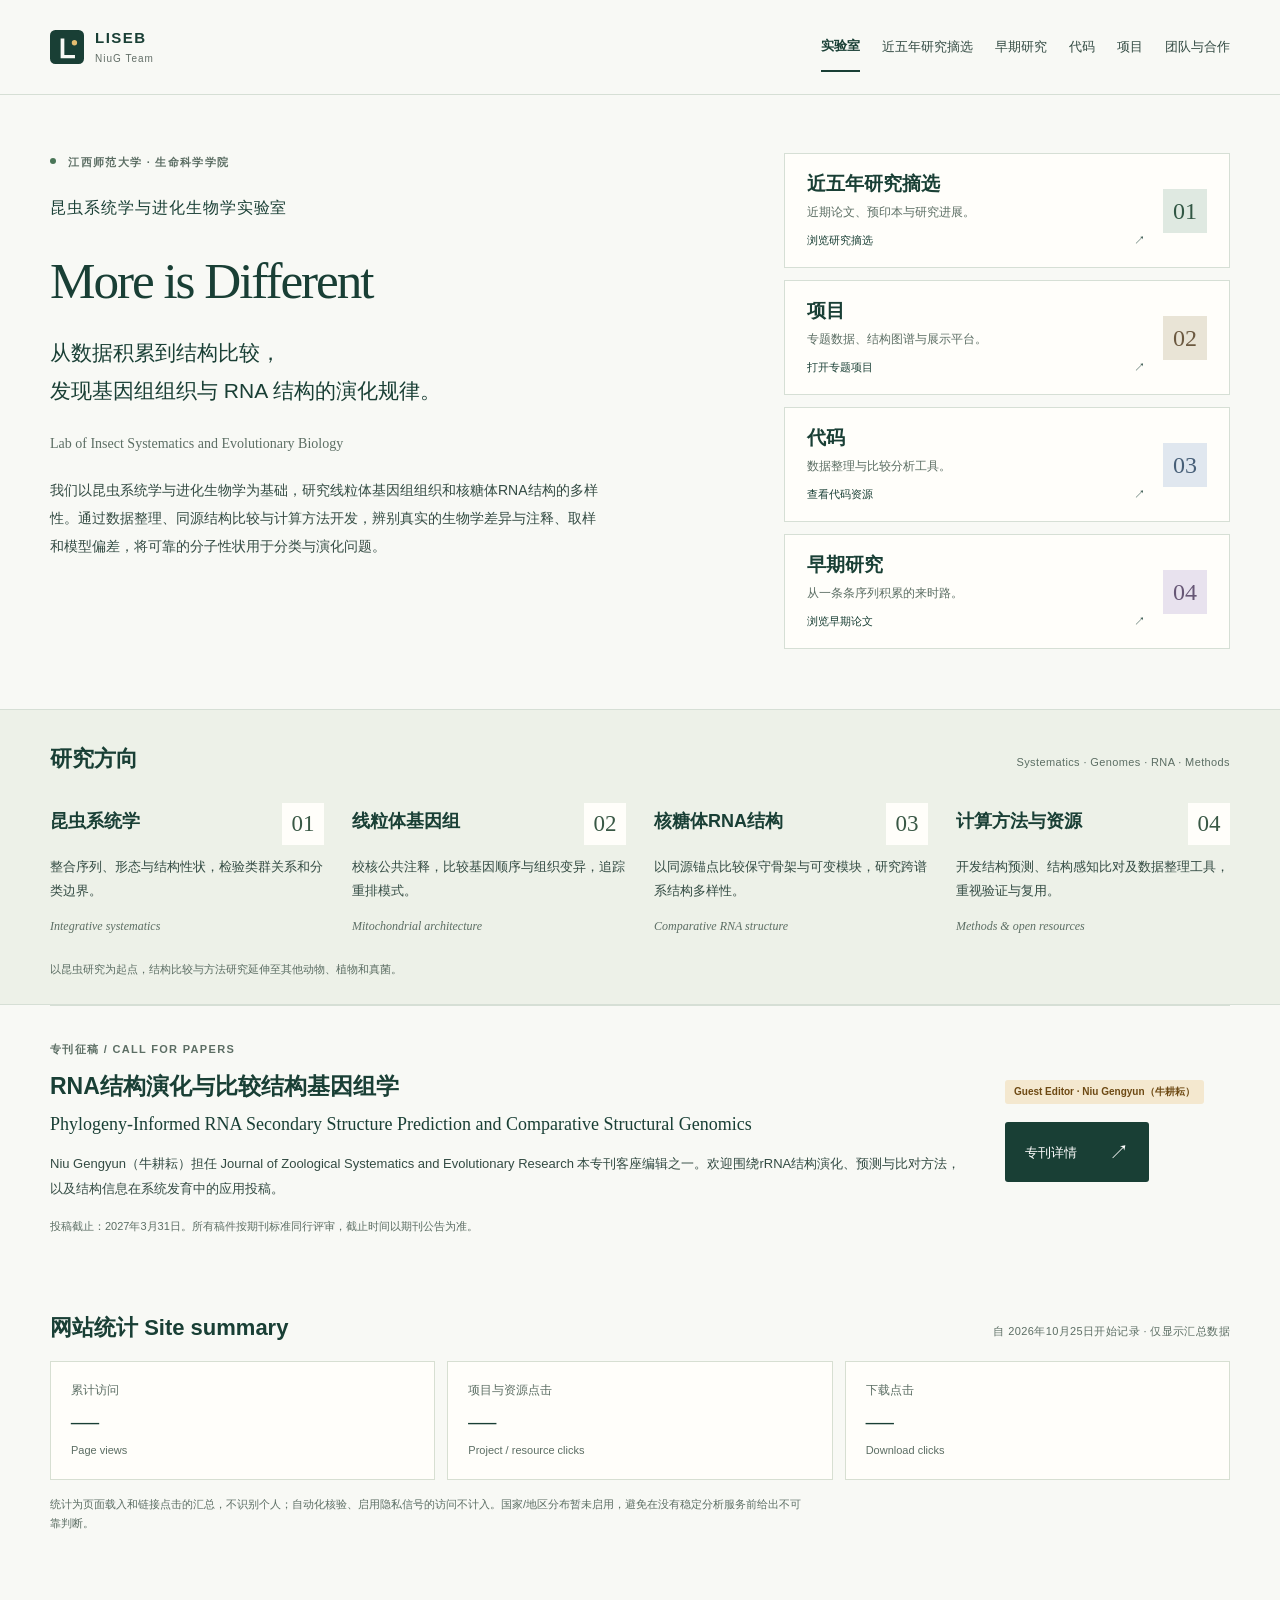
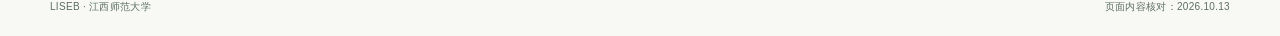
<file: index.html>
<!doctype html>
<html lang="zh-CN">
<head>
  <meta charset="utf-8">
  <meta name="viewport" content="width=device-width, initial-scale=1">
  <meta name="description" content="江西师范大学昆虫系统学与进化生物学实验室：昆虫系统学、线粒体基因组组织、RNA结构比较与计算方法。">
  <meta name="theme-color" content="#193f35">
  <title>LISEB · 昆虫系统学与进化生物学实验室</title>
  
  <link rel="stylesheet" href="styles.css"><link rel="stylesheet" href="site_updates.css"><link rel="stylesheet" href="home_layout.css">
<link rel="stylesheet" href="site_identity.css"><link rel="icon" href="favicon-32.png" type="image/png" sizes="32x32"><link rel="icon" href="favicon.svg" type="image/svg+xml"><link rel="apple-touch-icon" href="apple-touch-icon.png" sizes="180x180"><link rel="canonical" href="https://mitoooool.github.io/"><meta property="og:type" content="website"><meta property="og:locale" content="zh_CN"><meta property="og:site_name" content="LISEB · NiuG Team"><meta property="og:title" content="LISEB · 昆虫系统学与进化生物学实验室"><meta property="og:description" content="江西师范大学昆虫系统学与进化生物学实验室：线粒体基因组组织、RNA结构比较与演化研究。"><meta property="og:url" content="https://mitoooool.github.io/"><meta property="og:image" content="https://mitoooool.github.io/share-card.png"><meta property="og:image:width" content="1200"><meta property="og:image:height" content="630"><meta property="og:image:alt" content="LISEB · NiuG Team：More is Different"><meta name="twitter:card" content="summary_large_image"><meta name="twitter:title" content="LISEB · 昆虫系统学与进化生物学实验室"><meta name="twitter:description" content="江西师范大学昆虫系统学与进化生物学实验室：线粒体基因组组织、RNA结构比较与演化研究。"><meta name="twitter:image" content="https://mitoooool.github.io/share-card.png"></head>
<body>
  <a class="skip-link" href="#main">跳至主要内容</a>
  <header class="site-header">
    <div class="container header-inner">
      <a class="brand site-brand" href="index.html" aria-label="LISEB 实验室首页"><img class="site-brand-icon" src="favicon.svg" width="34" height="34" alt=""><span class="site-brand-text"><strong>LISEB</strong><small>NiuG Team</small></span></a>
      <nav class="primary-nav" aria-label="主导航"><a href="index.html" aria-current="page">实验室</a><a href="achievements.html">近五年研究摘选</a><a href="heritage.html">早期研究</a><a href="achievements.html#code">代码</a><a href="achievements.html#projects">项目</a><a href="members.html">团队与合作</a></nav>
    </div>
  </header>

  <main id="main">
    <div class="home-overview container">
    <section class="hero home-hero" aria-labelledby="hero-title">
      <div class="hero-copy">
        <p class="eyebrow"><span class="dot"></span> 江西师范大学 · 生命科学学院</p>
        <p class="lab-name">昆虫系统学与进化生物学实验室</p>
        <h1 id="hero-title" lang="en">More is Different</h1>
        <p class="hero-statement">从数据积累到结构比较，<br>发现基因组组织与 RNA 结构的演化规律。</p>
        <p class="english-name" lang="en">Lab of Insect Systematics and Evolutionary Biology</p>
        <p class="intro">我们以昆虫系统学与进化生物学为基础，研究线粒体基因组组织和核糖体RNA结构的多样性。通过数据整理、同源结构比较与计算方法开发，辨别真实的生物学差异与注释、取样和模型偏差，将可靠的分子性状用于分类与演化问题。</p>
      </div>
    </section>

    <section class="entry-section" aria-label="研究与资源入口">
      <div class="site-entry-grid">
        <a class="site-entry" href="achievements.html"><span class="entry-index" aria-hidden="true">01</span><h2>近五年研究摘选</h2><p>近期论文、预印本与研究进展。</p><span class="entry-action">浏览研究摘选 <span aria-hidden="true">↗</span></span></a>
        <a class="site-entry" href="achievements.html#projects"><span class="entry-index" aria-hidden="true">02</span><h2>项目</h2><p>专题数据、结构图谱与展示平台。</p><span class="entry-action">打开专题项目 <span aria-hidden="true">↗</span></span></a>
        <a class="site-entry" href="achievements.html#code"><span class="entry-index" aria-hidden="true">03</span><h2>代码</h2><p>数据整理与比较分析工具。</p><span class="entry-action">查看代码资源 <span aria-hidden="true">↗</span></span></a>
        <a class="site-entry" href="heritage.html"><span class="entry-index" aria-hidden="true">04</span><h2>早期研究</h2><p>从一条条序列积累的来时路。</p><span class="entry-action">浏览早期论文 <span aria-hidden="true">↗</span></span></a>
      </div>
    </section>

    </div>
    <section class="focus-section" aria-labelledby="focus-title">
      <div class="container">
        <div class="section-heading"><h2 id="focus-title">研究方向</h2><p lang="en">Systematics · Genomes · RNA · Methods</p></div>
        <div class="focus-grid">
          <article class="focus-card"><span class="card-index" aria-hidden="true">01</span><h3>昆虫系统学</h3><p>整合序列、形态与结构性状，检验类群关系和分类边界。</p><span class="card-caption" lang="en">Integrative systematics</span></article>
          <article class="focus-card"><span class="card-index" aria-hidden="true">02</span><h3>线粒体基因组</h3><p>校核公共注释，比较基因顺序与组织变异，追踪重排模式。</p><span class="card-caption" lang="en">Mitochondrial architecture</span></article>
          <article class="focus-card"><span class="card-index" aria-hidden="true">03</span><h3>核糖体RNA结构</h3><p>以同源锚点比较保守骨架与可变模块，研究跨谱系结构多样性。</p><span class="card-caption" lang="en">Comparative RNA structure</span></article>
          <article class="focus-card"><span class="card-index" aria-hidden="true">04</span><h3>计算方法与资源</h3><p>开发结构预测、结构感知比对及数据整理工具，重视验证与复用。</p><span class="card-caption" lang="en">Methods &amp; open resources</span></article>
        </div>
        <p class="scope-note">以昆虫研究为起点，结构比较与方法研究延伸至其他动物、植物和真菌。</p>
      </div>
    </section>


    <section class="special-issue container" id="special-issue" aria-labelledby="issue-title">
      <div class="issue-copy">
        <p class="eyebrow">专刊征稿 <span lang="en">/ CALL FOR PAPERS</span></p>
        <h2 id="issue-title">RNA结构演化与比较结构基因组学</h2>
        <p class="issue-english-title" lang="en">Phylogeny-Informed RNA Secondary Structure Prediction and Comparative Structural Genomics</p>
        <p><span lang="en">Niu Gengyun</span>（牛耕耘）担任 <span lang="en">Journal of Zoological Systematics and Evolutionary Research</span> 本专刊客座编辑之一。欢迎围绕rRNA结构演化、预测与比对方法，以及结构信息在系统发育中的应用投稿。</p>
        <p class="issue-deadline">投稿截止：<time datetime="2027-03-31">2027年3月31日</time>。所有稿件按期刊标准同行评审，截止时间以期刊公告为准。</p>
      </div>
      <div class="issue-actions">
        <span class="badge accepted" lang="en">Guest Editor · <span lang="en">Niu Gengyun</span>（牛耕耘）</span>
        <a class="button" href="https://www.maxapress.com/jzser/specials/196" target="_blank" rel="noopener noreferrer">专刊详情 <span aria-hidden="true">↗</span><span class="sr-only">（在新标签页打开）</span></a>
      </div>
    </section>

    <section class="site-statistics container" id="site-statistics" aria-labelledby="site-statistics-title">
      <div class="section-heading">
        <h2 id="site-statistics-title">网站统计 <span lang="en">Site summary</span></h2>
        <p>自 2026年10月25日开始记录 · 仅显示汇总数据</p>
      </div>
      <div class="site-statistics-grid">
        <article class="site-stat-card"><span class="site-stat-label">累计访问</span><strong data-stat="views">—</strong><small>Page views</small></article>
        <article class="site-stat-card"><span class="site-stat-label">项目与资源点击</span><strong data-stat="resources">—</strong><small>Project / resource clicks</small></article>
        <article class="site-stat-card"><span class="site-stat-label">下载点击</span><strong data-stat="downloads">—</strong><small>Download clicks</small></article>
      </div>
      <p class="site-stat-note">统计为页面载入和链接点击的汇总，不识别个人；自动化核验、启用隐私信号的访问不计入。国家/地区分布暂未启用，避免在没有稳定分析服务前给出不可靠判断。</p>
    </section>
  </main>
  <footer class="site-footer"><div class="container footer-inner"><span>LISEB · 江西师范大学</span><span>页面内容核对：<time datetime="2026-10-13">2026.10.13</time></span></div></footer>
  <script>if(location.hash==="#contact")location.replace("members.html");</script>
  <script src="homepage_stats.js?v=20261025-v1"></script>
</body>
</html>
</file>
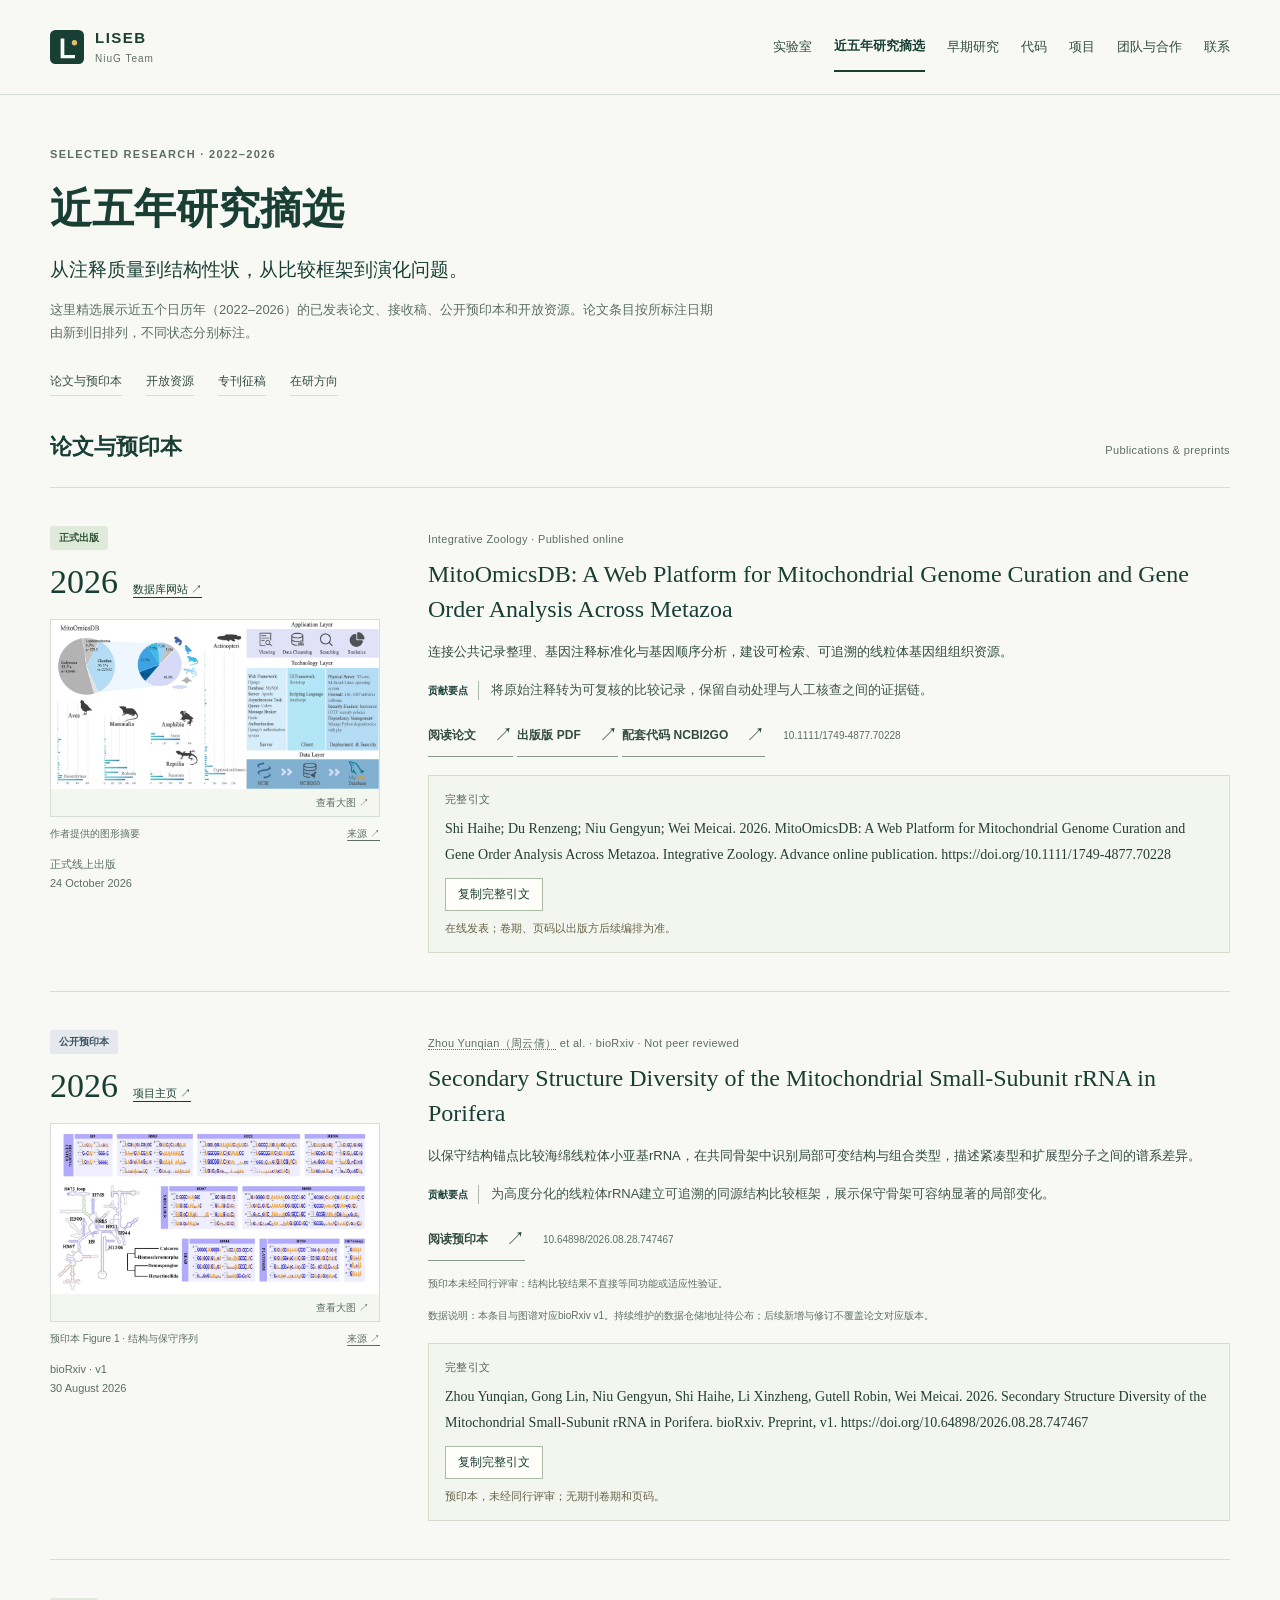
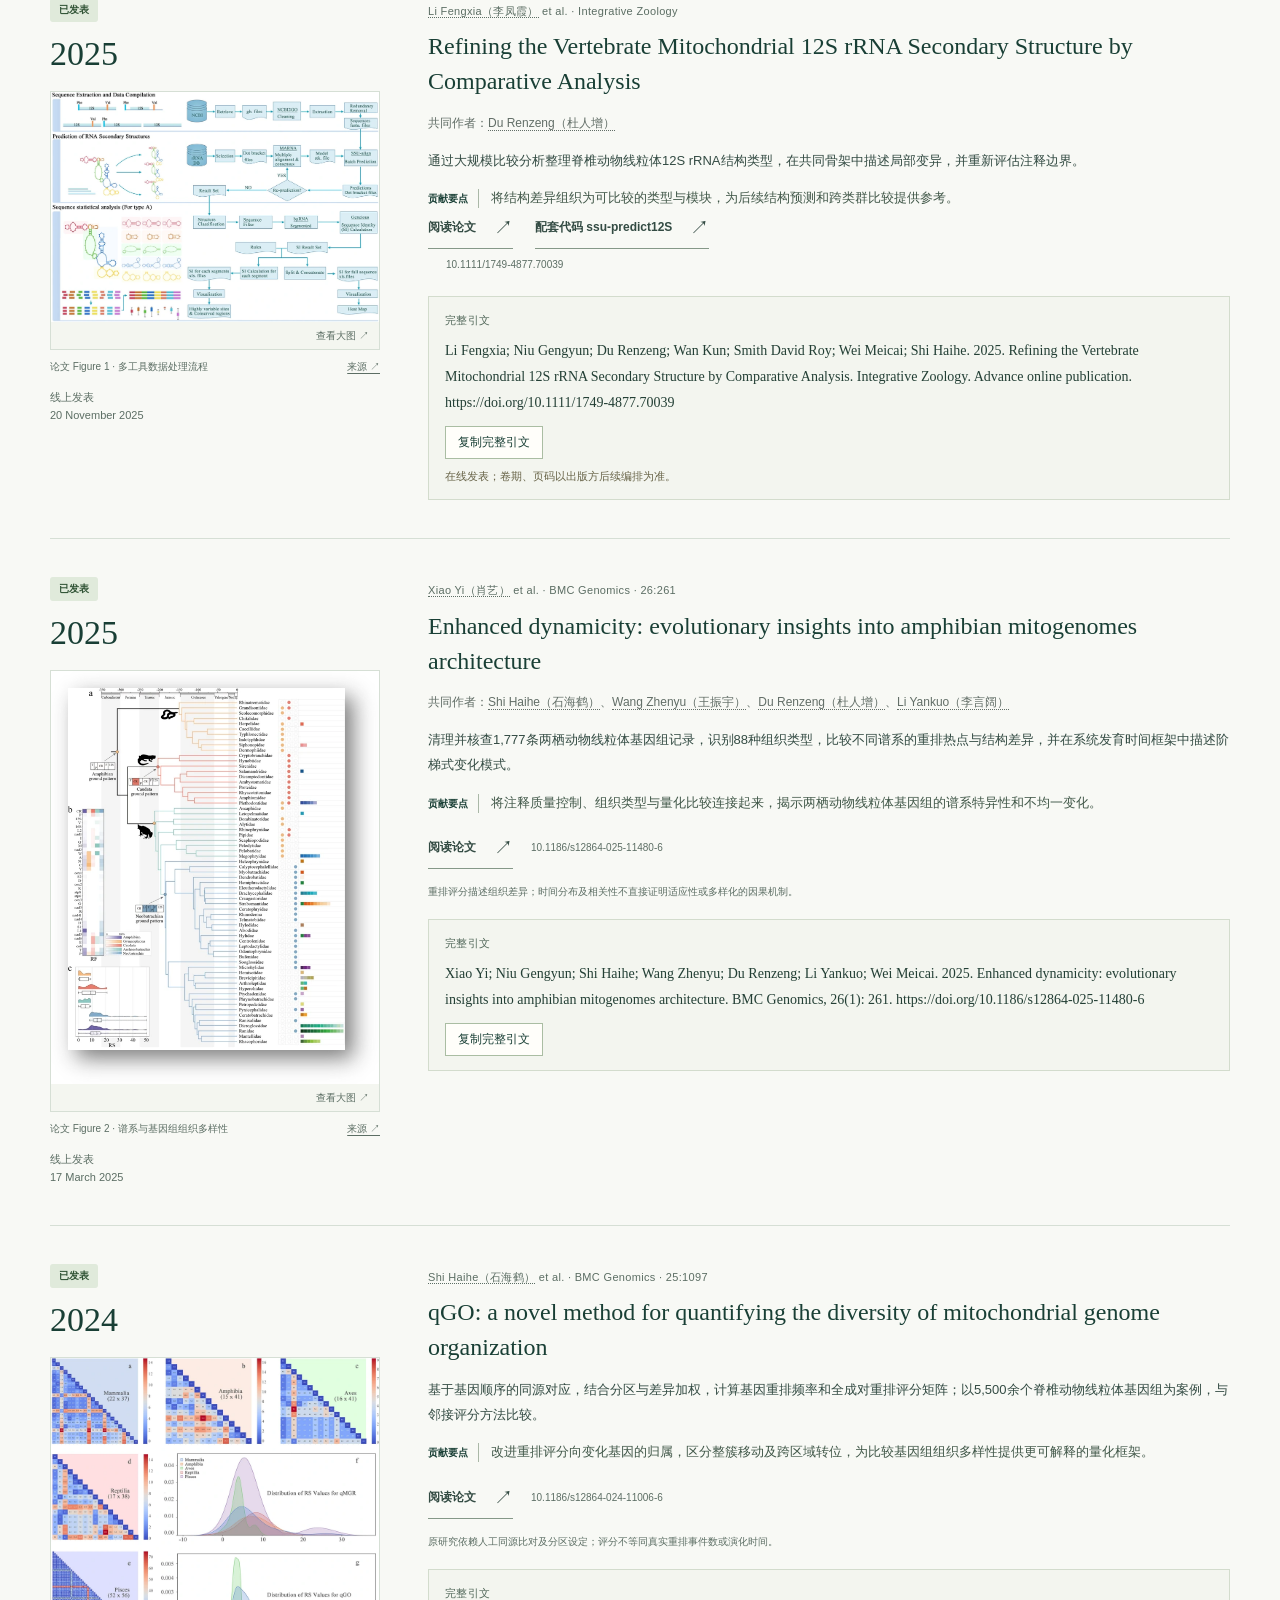
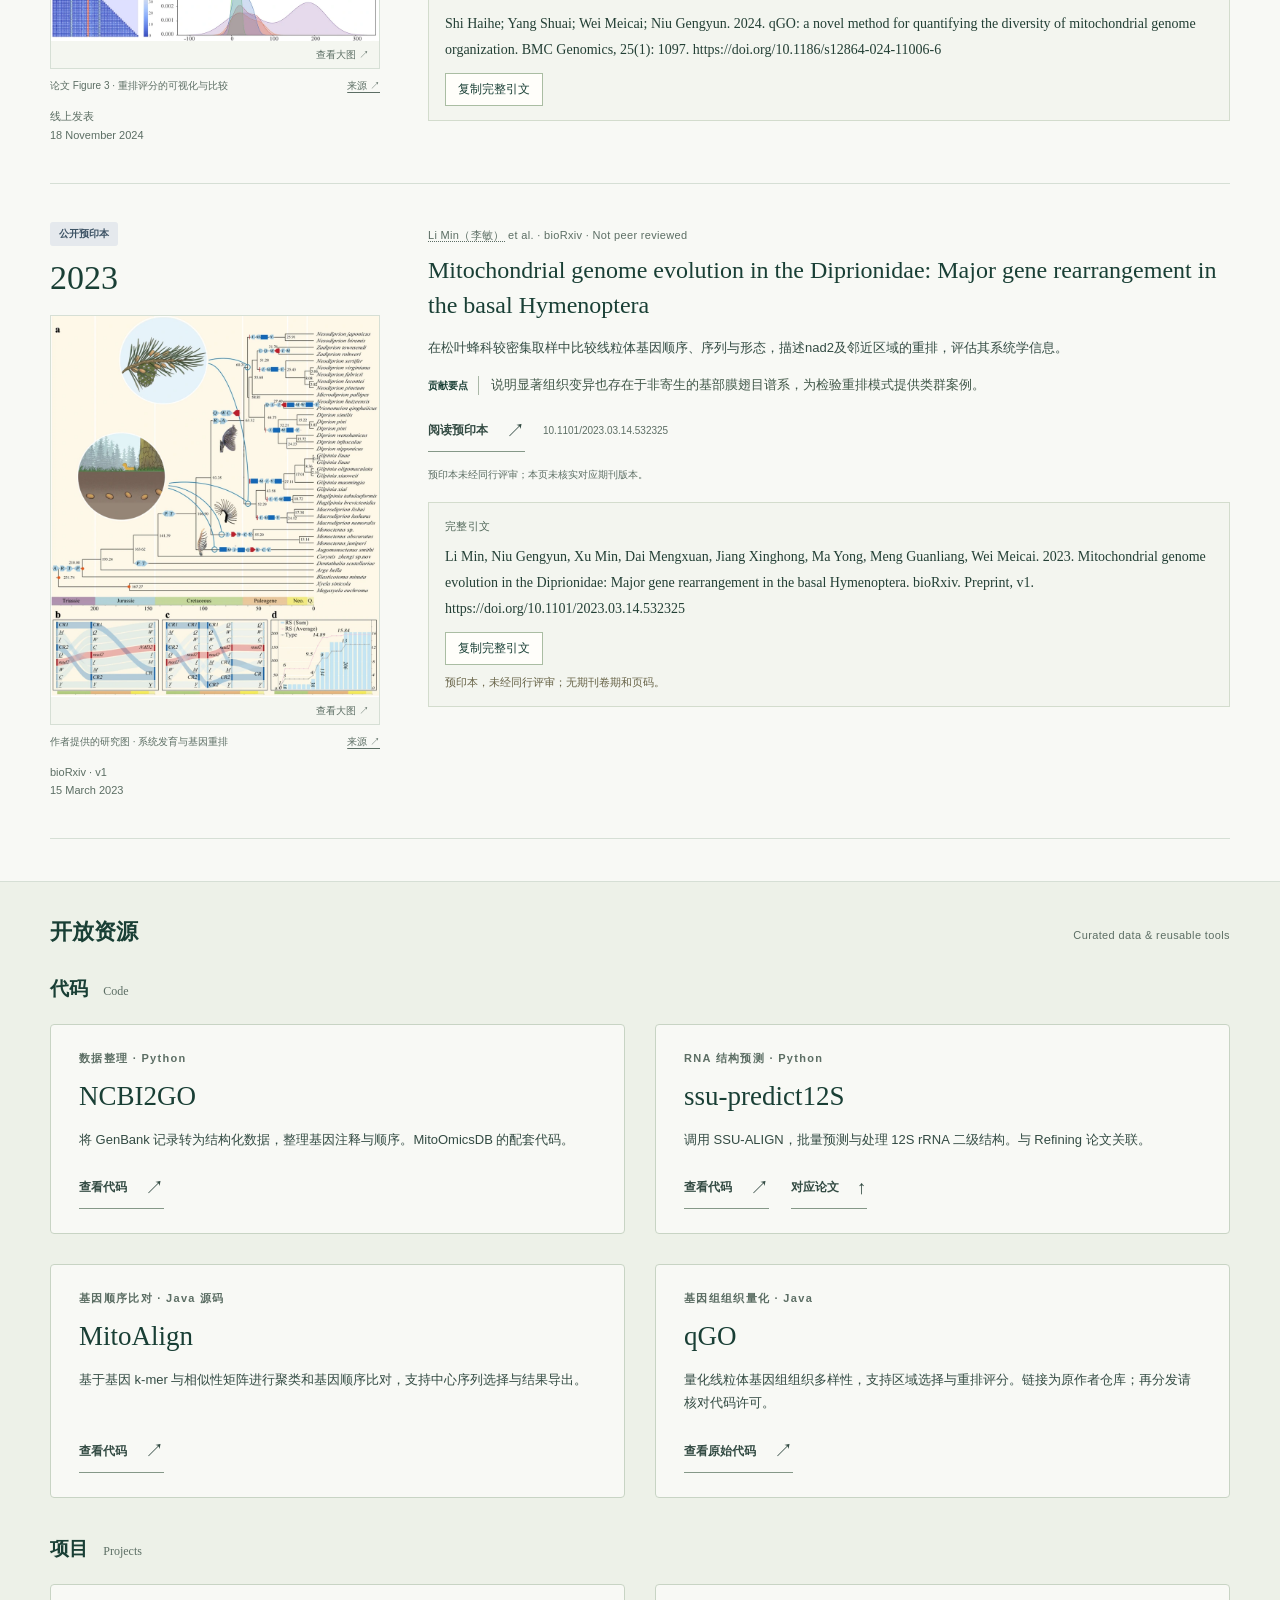
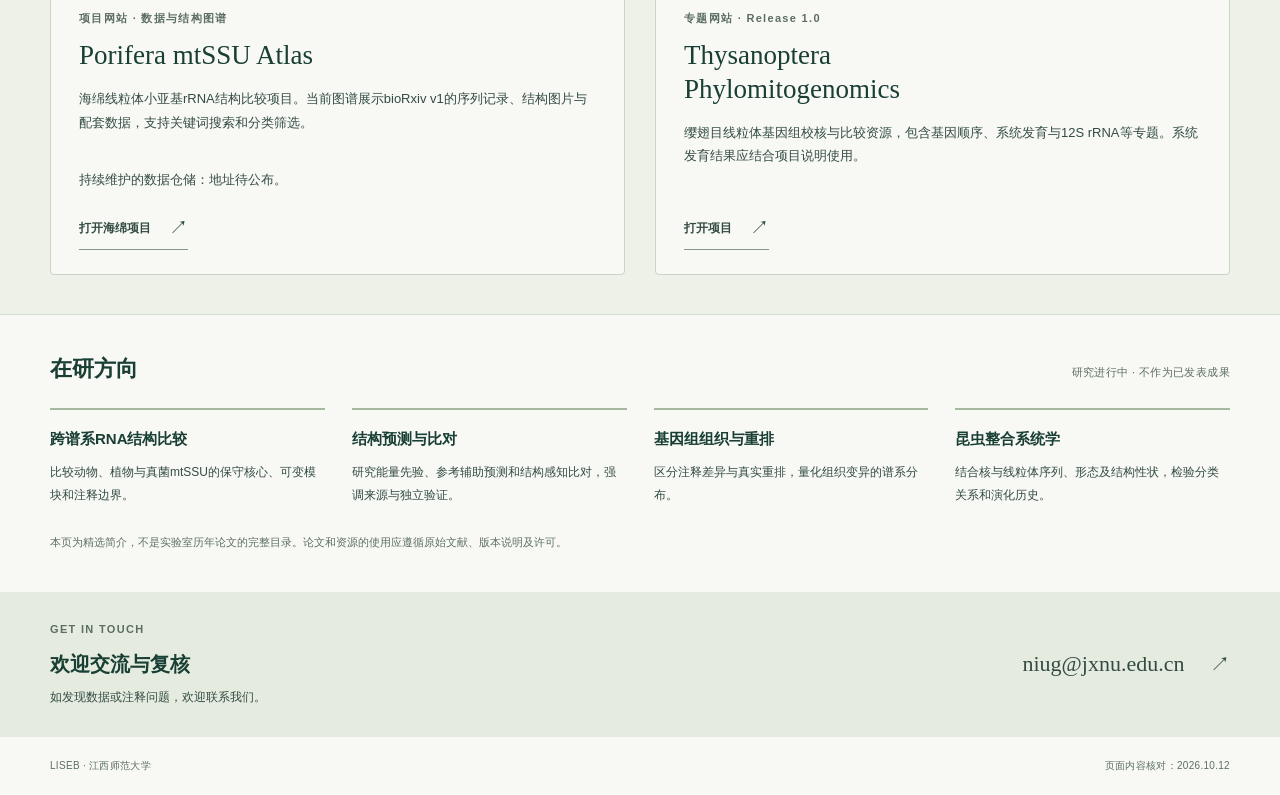
<file: achievements.html>
<!doctype html>
<html lang="zh-CN">
<head>
  <meta charset="utf-8">
  <meta name="viewport" content="width=device-width, initial-scale=1">
  <meta name="description" content="LISEB精选近五年研究摘选与资源：MitoOmicsDB、海绵与脊椎动物RNA结构、两栖动物基因组组织、qGO重排量化方法及松叶蜂科研究。">
  <meta name="theme-color" content="#193f35">
  <title>近五年研究摘选 · LISEB</title>
  
  <link rel="stylesheet" href="styles.css"><link rel="stylesheet" href="site_updates.css">
<link rel="stylesheet" href="recent_visuals.css"><link rel="stylesheet" href="site_identity.css"><link rel="icon" href="favicon-32.png" type="image/png" sizes="32x32"><link rel="icon" href="favicon.svg" type="image/svg+xml"><link rel="apple-touch-icon" href="apple-touch-icon.png" sizes="180x180"><link rel="canonical" href="https://mitoooool.github.io/achievements.html"><meta property="og:type" content="website"><meta property="og:locale" content="zh_CN"><meta property="og:site_name" content="LISEB · NiuG Team"><meta property="og:title" content="近五年研究摘选 · LISEB"><meta property="og:description" content="NiuG Team近五年研究摘选：论文、预印本、线粒体基因组与RNA结构开放资源。"><meta property="og:url" content="https://mitoooool.github.io/achievements.html"><meta property="og:image" content="https://mitoooool.github.io/share-card.png"><meta property="og:image:width" content="1200"><meta property="og:image:height" content="630"><meta property="og:image:alt" content="LISEB · NiuG Team：More is Different"><meta name="twitter:card" content="summary_large_image"><meta name="twitter:title" content="近五年研究摘选 · LISEB"><meta name="twitter:description" content="NiuG Team近五年研究摘选：论文、预印本、线粒体基因组与RNA结构开放资源。"><meta name="twitter:image" content="https://mitoooool.github.io/share-card.png"><link rel="stylesheet" href="citation_tools.css?v=20261028"></head>
<body>
  <a class="skip-link" href="#main">跳至主要内容</a>
  <header class="site-header">
    <div class="container header-inner">
      <a class="brand site-brand" href="index.html" aria-label="LISEB 实验室首页"><img class="site-brand-icon" src="favicon.svg" width="34" height="34" alt=""><span class="site-brand-text"><strong>LISEB</strong><small>NiuG Team</small></span></a>
      <nav class="primary-nav" aria-label="主导航"><a href="index.html">实验室</a><a href="achievements.html" aria-current="page">近五年研究摘选</a><a href="heritage.html">早期研究</a><a href="achievements.html#code">代码</a><a href="achievements.html#projects">项目</a><a href="members.html">团队与合作</a><a href="index.html#contact" class="nav-contact">联系</a></nav>
    </div>
  </header>
  <main id="main">
    <section class="page-intro container" aria-labelledby="page-title">
      <p class="eyebrow" lang="en">SELECTED RESEARCH · 2022–2026</p>
      <h1 id="page-title">近五年研究摘选</h1>
      <p class="page-lead">从注释质量到结构性状，从比较框架到演化问题。</p>
      <p class="page-description">这里精选展示近五个日历年（2022–2026）的已发表论文、接收稿、公开预印本和开放资源。论文条目按所标注日期由新到旧排列，不同状态分别标注。</p>
      <nav class="section-nav" aria-label="成果页分区"><a href="#papers">论文与预印本</a><a href="#resources">开放资源</a><a href="https://mitoooool.github.io/#special-issue">专刊征稿</a><a href="#ongoing">在研方向</a></nav>
    </section>

    <section class="container papers-section" id="papers" aria-labelledby="papers-title">
      <div class="section-heading"><h2 id="papers-title">论文与预印本</h2><p lang="en">Publications &amp; preprints</p></div>

      <article class="publication" aria-labelledby="pub-mitoomics" data-date="2026-10-24">
        <div class="publication-status"><span class="badge published">正式出版</span><div class="pub-year-project"><span class="pub-year">2026</span><a class="pub-project-link" href="https://www.mitoooool.com/db/" target="_blank" rel="noopener noreferrer">数据库网站 ↗</a></div><figure class="research-graphic"><a class="graphic-open" href="research-figures/mitoomics-full.webp" target="_blank" rel="noopener noreferrer" aria-label="放大：MitoOmicsDB的数据组成及应用、技术、数据层架构"><img src="research-figures/mitoomics.webp" alt="MitoOmicsDB的数据组成及应用、技术、数据层架构" loading="lazy"><span class="graphic-enlarge">查看大图 ↗</span></a><figcaption>作者提供的图形摘要<a href="https://www.mitoooool.com/db/" target="_blank" rel="noopener noreferrer">来源 ↗</a></figcaption></figure><span class="status-detail">正式线上出版<br> <time datetime="2026-10-24">24 October 2026</time></span></div><div class="publication-body"><p class="journal" lang="en">Integrative Zoology · Published online</p><h3 id="pub-mitoomics" lang="en">MitoOmicsDB: A Web Platform for Mitochondrial Genome Curation and Gene Order Analysis Across Metazoa</h3><p>连接公共记录整理、基因注释标准化与基因顺序分析，建设可检索、可追溯的线粒体基因组组织资源。</p><p class="contribution"><span>贡献要点</span> 将原始注释转为可复核的比较记录，保留自动处理与人工核查之间的证据链。</p><a class="text-link" href="https://doi.org/10.1111/1749-4877.70228" target="_blank" rel="noopener noreferrer">阅读论文 <span aria-hidden="true">↗</span></a> <a class="text-link" href="https://onlinelibrary.wiley.com/doi/epdf/10.1111/1749-4877.70228" target="_blank" rel="noopener noreferrer">出版版 PDF <span aria-hidden="true">↗</span></a> <a class="text-link" href="https://github.com/Mitoooool/NCBI2GO" target="_blank" rel="noopener noreferrer">配套代码 NCBI2GO <span aria-hidden="true">↗</span><span class="sr-only">（在新标签页打开）</span></a><span class="doi">10.1111/1749-4877.70228</span><div class="citation-block"><p class="citation-label">完整引文</p><p class="citation-text" lang="en">Shi Haihe; Du Renzeng; Niu Gengyun; Wei Meicai. 2026. MitoOmicsDB: A Web Platform for Mitochondrial Genome Curation and Gene Order Analysis Across Metazoa. Integrative Zoology. Advance online publication. https://doi.org/10.1111/1749-4877.70228</p><div class="reference-tools"><button type="button" class="reference-copy" data-citation="Shi Haihe; Du Renzeng; Niu Gengyun; Wei Meicai. 2026. MitoOmicsDB: A Web Platform for Mitochondrial Genome Curation and Gene Order Analysis Across Metazoa. Integrative Zoology. Advance online publication. https://doi.org/10.1111/1749-4877.70228">复制完整引文</button><span class="reference-status" role="status" aria-live="polite"></span></div><p class="citation-note">在线发表；卷期、页码以出版方后续编排为准。</p></div></div>
      </article>

      <article class="publication" aria-labelledby="pub-porifera" data-date="2026-08-30">
        <div class="publication-status"><span class="badge preprint">公开预印本</span><div class="pub-year-project"><span class="pub-year">2026</span><a class="pub-project-link" href="https://mitoooool.github.io/porifera-mtssu-atlas/" target="_blank" rel="noopener noreferrer">项目主页 <span aria-hidden="true">↗</span></a></div><figure class="research-graphic"><a class="graphic-open" href="research-figures/porifera-full.webp" target="_blank" rel="noopener noreferrer" aria-label="放大：海绵mtSSU结构骨架、同源螺旋及不同纲的保守序列"><img src="research-figures/porifera.webp" alt="海绵mtSSU结构骨架、同源螺旋及不同纲的保守序列" loading="lazy"><span class="graphic-enlarge">查看大图 ↗</span></a><figcaption>预印本 Figure 1 · 结构与保守序列<a href="https://doi.org/10.64898/2026.08.28.747467" target="_blank" rel="noopener noreferrer">来源 ↗</a></figcaption></figure><span class="status-detail">bioRxiv · v1<br><time datetime="2026-08-30">30 August 2026</time></span></div><div class="publication-body"><p class="journal" lang="en"><a class="author-link" href="members.html#member-m024">Zhou Yunqian（周云倩）</a> et al. · bioRxiv · Not peer reviewed</p><h3 id="pub-porifera" lang="en">Secondary Structure Diversity of the Mitochondrial Small-Subunit rRNA in Porifera</h3><p>以保守结构锚点比较海绵线粒体小亚基rRNA，在共同骨架中识别局部可变结构与组合类型，描述紧凑型和扩展型分子之间的谱系差异。</p><p class="contribution"><span>贡献要点</span> 为高度分化的线粒体rRNA建立可追溯的同源结构比较框架，展示保守骨架可容纳显著的局部变化。</p><a class="text-link" href="https://doi.org/10.64898/2026.08.28.747467" target="_blank" rel="noopener noreferrer">阅读预印本 <span aria-hidden="true">↗</span><span class="sr-only">（在新标签页打开）</span></a><span class="doi">10.64898/2026.08.28.747467</span><p class="status-note">预印本未经同行评审；结构比较结果不直接等同功能或适应性验证。</p><p class="status-note">数据说明：本条目与图谱对应bioRxiv v1。持续维护的数据仓储地址待公布；后续新增与修订不覆盖论文对应版本。</p><div class="citation-block"><p class="citation-label">完整引文</p><p class="citation-text" lang="en">Zhou Yunqian, Gong Lin, Niu Gengyun, Shi Haihe, Li Xinzheng, Gutell Robin, Wei Meicai. 2026. Secondary Structure Diversity of the Mitochondrial Small-Subunit rRNA in Porifera. bioRxiv. Preprint, v1. https://doi.org/10.64898/2026.08.28.747467</p><div class="reference-tools"><button type="button" class="reference-copy" data-citation="Zhou Yunqian, Gong Lin, Niu Gengyun, Shi Haihe, Li Xinzheng, Gutell Robin, Wei Meicai. 2026. Secondary Structure Diversity of the Mitochondrial Small-Subunit rRNA in Porifera. bioRxiv. Preprint, v1. https://doi.org/10.64898/2026.08.28.747467">复制完整引文</button><span class="reference-status" role="status" aria-live="polite"></span></div><p class="citation-note">预印本，未经同行评审；无期刊卷期和页码。</p></div></div>
      </article>

      <article class="publication" aria-labelledby="pub-vertebrate" data-date="2025-11-20">
        <div class="publication-status"><span class="badge published">已发表</span><span class="pub-year">2025</span><figure class="research-graphic"><a class="graphic-open" href="research-figures/vertebrate-workflow-full.webp" target="_blank" rel="noopener noreferrer" aria-label="放大：Refining Figure 1原文流程图，包含序列提取、RNA二级结构预测及序列统计分析三个阶段"><img src="research-figures/vertebrate-workflow.webp" alt="Refining Figure 1原文流程图，包含序列提取、RNA二级结构预测及序列统计分析三个阶段" loading="lazy"><span class="graphic-enlarge">查看大图 ↗</span></a><figcaption>论文 Figure 1 · 多工具数据处理流程<a href="https://doi.org/10.1111/1749-4877.70039" target="_blank" rel="noopener noreferrer">来源 ↗</a></figcaption></figure><span class="status-detail">线上发表<br>20 November 2025</span></div><div class="publication-body"><p class="journal" lang="en"><a class="author-link" href="members.html#member-m018">Li Fengxia（李凤霞）</a> et al. · Integrative Zoology</p><h3 id="pub-vertebrate" lang="en">Refining the Vertebrate Mitochondrial 12S rRNA Secondary Structure by Comparative Analysis</h3><p class="recent-contributors">共同作者：<a class="author-link" href="members.html#member-m021">Du Renzeng（杜人增）</a></p><p>通过大规模比较分析整理脊椎动物线粒体12S rRNA结构类型，在共同骨架中描述局部变异，并重新评估注释边界。</p><p class="contribution"><span>贡献要点</span> 将结构差异组织为可比较的类型与模块，为后续结构预测和跨类群比较提供参考。</p><div class="publication-links"><a class="text-link" href="https://doi.org/10.1111/1749-4877.70039" target="_blank" rel="noopener noreferrer">阅读论文 <span aria-hidden="true">↗</span><span class="sr-only">（在新标签页打开）</span></a><a class="text-link paper-code-link" href="https://github.com/Mitoooool/ssu-predict12S" target="_blank" rel="noopener noreferrer">配套代码 ssu-predict12S <span aria-hidden="true">↗</span><span class="sr-only">（在新标签页打开）</span></a></div><span class="doi">10.1111/1749-4877.70039</span><div class="citation-block"><p class="citation-label">完整引文</p><p class="citation-text" lang="en">Li Fengxia; Niu Gengyun; Du Renzeng; Wan Kun; Smith David Roy; Wei Meicai; Shi Haihe. 2025. Refining the Vertebrate Mitochondrial 12S rRNA Secondary Structure by Comparative Analysis. Integrative Zoology. Advance online publication. https://doi.org/10.1111/1749-4877.70039</p><div class="reference-tools"><button type="button" class="reference-copy" data-citation="Li Fengxia; Niu Gengyun; Du Renzeng; Wan Kun; Smith David Roy; Wei Meicai; Shi Haihe. 2025. Refining the Vertebrate Mitochondrial 12S rRNA Secondary Structure by Comparative Analysis. Integrative Zoology. Advance online publication. https://doi.org/10.1111/1749-4877.70039">复制完整引文</button><span class="reference-status" role="status" aria-live="polite"></span></div><p class="citation-note">在线发表；卷期、页码以出版方后续编排为准。</p></div></div>
      </article>

      <article class="publication" aria-labelledby="pub-amphibian" data-date="2025-03-17">
        <div class="publication-status"><span class="badge published">已发表</span><span class="pub-year">2025</span><figure class="research-graphic"><a class="graphic-open" href="research-figures/amphibian-figure2-full.webp" target="_blank" rel="noopener noreferrer" aria-label="放大：两栖动物谱系、基因组组织类型及重排频率和评分，包含Figure 2的a、b、c三个分图"><img src="research-figures/amphibian-figure2.webp" alt="两栖动物谱系、基因组组织类型及重排频率和评分，包含Figure 2的a、b、c三个分图" loading="lazy"><span class="graphic-enlarge">查看大图 ↗</span></a><figcaption>论文 Figure 2 · 谱系与基因组组织多样性<a href="https://doi.org/10.1186/s12864-025-11480-6" target="_blank" rel="noopener noreferrer">来源 ↗</a></figcaption></figure><span class="status-detail">线上发表<br><time datetime="2025-03-17">17 March 2025</time></span></div><div class="publication-body"><p class="journal" lang="en"><a class="author-link" href="members.html#member-m016">Xiao Yi（肖艺）</a> et al. · BMC Genomics · 26:261</p><h3 id="pub-amphibian" lang="en">Enhanced dynamicity: evolutionary insights into amphibian mitogenomes architecture</h3><p class="recent-contributors">共同作者：<a class="author-link" href="members.html#member-a005">Shi Haihe（石海鹤）</a>、<a class="author-link" href="members.html#member-s007">Wang Zhenyu（王振宇）</a>、<a class="author-link" href="members.html#member-m021">Du Renzeng（杜人增）</a>、<a class="author-link" href="members.html#member-s008">Li Yankuo（李言阔）</a></p><p>清理并核查1,777条两栖动物线粒体基因组记录，识别88种组织类型，比较不同谱系的重排热点与结构差异，并在系统发育时间框架中描述阶梯式变化模式。</p><p class="contribution"><span>贡献要点</span> 将注释质量控制、组织类型与量化比较连接起来，揭示两栖动物线粒体基因组的谱系特异性和不均一变化。</p><a class="text-link" href="https://doi.org/10.1186/s12864-025-11480-6" target="_blank" rel="noopener noreferrer">阅读论文 <span aria-hidden="true">↗</span><span class="sr-only">（在新标签页打开）</span></a><span class="doi">10.1186/s12864-025-11480-6</span><p class="status-note">重排评分描述组织差异；时间分布及相关性不直接证明适应性或多样化的因果机制。</p><div class="citation-block"><p class="citation-label">完整引文</p><p class="citation-text" lang="en">Xiao Yi; Niu Gengyun; Shi Haihe; Wang Zhenyu; Du Renzeng; Li Yankuo; Wei Meicai. 2025. Enhanced dynamicity: evolutionary insights into amphibian mitogenomes architecture. BMC Genomics, 26(1): 261. https://doi.org/10.1186/s12864-025-11480-6</p><div class="reference-tools"><button type="button" class="reference-copy" data-citation="Xiao Yi; Niu Gengyun; Shi Haihe; Wang Zhenyu; Du Renzeng; Li Yankuo; Wei Meicai. 2025. Enhanced dynamicity: evolutionary insights into amphibian mitogenomes architecture. BMC Genomics, 26(1): 261. https://doi.org/10.1186/s12864-025-11480-6">复制完整引文</button><span class="reference-status" role="status" aria-live="polite"></span></div></div></div>
      </article>

      <article class="publication" aria-labelledby="pub-qgo" data-date="2024-11-18">
        <div class="publication-status"><span class="badge published">已发表</span><span class="pub-year">2024</span><figure class="research-graphic"><a class="graphic-open" href="research-figures/qgo-figure3-full.webp" target="_blank" rel="noopener noreferrer" aria-label="放大：qGO Figure 3：五组脊椎动物的重排评分矩阵及qMGR、qGO评分分布比较"><img src="research-figures/qgo-figure3.webp" alt="qGO Figure 3：五组脊椎动物的重排评分矩阵及qMGR、qGO评分分布比较" loading="lazy"><span class="graphic-enlarge">查看大图 ↗</span></a><figcaption>论文 Figure 3 · 重排评分的可视化与比较<a href="https://doi.org/10.1186/s12864-024-11006-6" target="_blank" rel="noopener noreferrer">来源 ↗</a></figcaption></figure><span class="status-detail">线上发表<br><time datetime="2024-11-18">18 November 2024</time></span></div><div class="publication-body"><p class="journal" lang="en"><a class="author-link" href="members.html#member-a005">Shi Haihe（石海鹤）</a> et al. · BMC Genomics · 25:1097</p><h3 id="pub-qgo" lang="en">qGO: a novel method for quantifying the diversity of mitochondrial genome organization</h3><p>基于基因顺序的同源对应，结合分区与差异加权，计算基因重排频率和全成对重排评分矩阵；以5,500余个脊椎动物线粒体基因组为案例，与邻接评分方法比较。</p><p class="contribution"><span>贡献要点</span> 改进重排评分向变化基因的归属，区分整簇移动及跨区域转位，为比较基因组组织多样性提供更可解释的量化框架。</p><a class="text-link" href="https://doi.org/10.1186/s12864-024-11006-6" target="_blank" rel="noopener noreferrer">阅读论文 <span aria-hidden="true">↗</span><span class="sr-only">（在新标签页打开）</span></a><span class="doi">10.1186/s12864-024-11006-6</span><p class="status-note">原研究依赖人工同源比对及分区设定；评分不等同真实重排事件数或演化时间。</p><div class="citation-block"><p class="citation-label">完整引文</p><p class="citation-text" lang="en">Shi Haihe; Yang Shuai; Wei Meicai; Niu Gengyun. 2024. qGO: a novel method for quantifying the diversity of mitochondrial genome organization. BMC Genomics, 25(1): 1097. https://doi.org/10.1186/s12864-024-11006-6</p><div class="reference-tools"><button type="button" class="reference-copy" data-citation="Shi Haihe; Yang Shuai; Wei Meicai; Niu Gengyun. 2024. qGO: a novel method for quantifying the diversity of mitochondrial genome organization. BMC Genomics, 25(1): 1097. https://doi.org/10.1186/s12864-024-11006-6">复制完整引文</button><span class="reference-status" role="status" aria-live="polite"></span></div></div></div>
      </article>

      <article class="publication" aria-labelledby="pub-diprionidae" data-date="2023-03-15">
        <div class="publication-status"><span class="badge preprint">公开预印本</span><span class="pub-year">2023</span><figure class="research-graphic"><a class="graphic-open" href="research-figures/diprionidae-research-full.webp" target="_blank" rel="noopener noreferrer" aria-label="放大：松叶蜂科系统发育时间树、生活史示意、基因组织变化及重排评分，包含a至d四个分图"><img src="research-figures/diprionidae-research.webp" alt="松叶蜂科系统发育时间树、生活史示意、基因组织变化及重排评分，包含a至d四个分图" loading="lazy"><span class="graphic-enlarge">查看大图 ↗</span></a><figcaption>作者提供的研究图 · 系统发育与基因重排<a href="https://doi.org/10.1101/2023.03.14.532325" target="_blank" rel="noopener noreferrer">来源 ↗</a></figcaption></figure><span class="status-detail">bioRxiv · v1<br>15 March 2023</span></div><div class="publication-body"><p class="journal" lang="en"><a class="author-link" href="members.html#member-m010">Li Min（李敏）</a> et al. · bioRxiv · Not peer reviewed</p><h3 id="pub-diprionidae" lang="en">Mitochondrial genome evolution in the Diprionidae: Major gene rearrangement in the basal Hymenoptera</h3><p>在松叶蜂科较密集取样中比较线粒体基因顺序、序列与形态，描述nad2及邻近区域的重排，评估其系统学信息。</p><p class="contribution"><span>贡献要点</span> 说明显著组织变异也存在于非寄生的基部膜翅目谱系，为检验重排模式提供类群案例。</p><a class="text-link" href="https://doi.org/10.1101/2023.03.14.532325" target="_blank" rel="noopener noreferrer">阅读预印本 <span aria-hidden="true">↗</span><span class="sr-only">（在新标签页打开）</span></a><span class="doi">10.1101/2023.03.14.532325</span><p class="status-note">预印本未经同行评审；本页未核实对应期刊版本。</p><div class="citation-block"><p class="citation-label">完整引文</p><p class="citation-text" lang="en">Li Min, Niu Gengyun, Xu Min, Dai Mengxuan, Jiang Xinghong, Ma Yong, Meng Guanliang, Wei Meicai. 2023. Mitochondrial genome evolution in the Diprionidae: Major gene rearrangement in the basal Hymenoptera. bioRxiv. Preprint, v1. https://doi.org/10.1101/2023.03.14.532325</p><div class="reference-tools"><button type="button" class="reference-copy" data-citation="Li Min, Niu Gengyun, Xu Min, Dai Mengxuan, Jiang Xinghong, Ma Yong, Meng Guanliang, Wei Meicai. 2023. Mitochondrial genome evolution in the Diprionidae: Major gene rearrangement in the basal Hymenoptera. bioRxiv. Preprint, v1. https://doi.org/10.1101/2023.03.14.532325">复制完整引文</button><span class="reference-status" role="status" aria-live="polite"></span></div><p class="citation-note">预印本，未经同行评审；无期刊卷期和页码。</p></div></div>
      </article>
    </section>

    <section class="resources-section" id="resources" aria-labelledby="resources-title">
      <div class="container">
        <div class="section-heading"><h2 id="resources-title">开放资源</h2><p lang="en">Curated data &amp; reusable tools</p></div>
        <section class="resource-group" id="code" aria-labelledby="code-title">
          <h3 class="resource-group-title" id="code-title">代码 <span lang="en">Code</span></h3>
          <div class="resource-grid">
          <article class="resource-card" id="code-ncbi2go"><p class="eyebrow">数据整理 · Python</p><h3 lang="en">NCBI2GO</h3><p>将 GenBank 记录转为结构化数据，整理基因注释与顺序。MitoOmicsDB 的配套代码。</p><a class="text-link" href="https://github.com/Mitoooool/NCBI2GO" target="_blank" rel="noopener noreferrer">查看代码 <span aria-hidden="true">↗</span><span class="sr-only">（在新标签页打开）</span></a></article>
          <article class="resource-card" id="code-ssu-predict12s"><p class="eyebrow">RNA 结构预测 · Python</p><h3 lang="en">ssu-predict12S</h3><p>调用 SSU-ALIGN，批量预测与处理 12S rRNA 二级结构。与 Refining 论文关联。</p><div class="resource-links"><a class="text-link" href="https://github.com/Mitoooool/ssu-predict12S" target="_blank" rel="noopener noreferrer">查看代码 <span aria-hidden="true">↗</span><span class="sr-only">（在新标签页打开）</span></a><a class="text-link" href="#pub-vertebrate">对应论文 <span aria-hidden="true">↑</span></a></div></article>
          <article class="resource-card" id="code-mitoalign"><p class="eyebrow">基因顺序比对 · Java 源码</p><h3 lang="en">MitoAlign</h3><p>基于基因 k-mer 与相似性矩阵进行聚类和基因顺序比对，支持中心序列选择与结果导出。</p><a class="text-link" href="https://github.com/Mitoooool/MitoAlign" target="_blank" rel="noopener noreferrer">查看代码 <span aria-hidden="true">↗</span><span class="sr-only">（在新标签页打开）</span></a></article>
          <article class="resource-card" id="code-qgo"><p class="eyebrow">基因组组织量化 · Java</p><h3 lang="en">qGO</h3><p>量化线粒体基因组组织多样性，支持区域选择与重排评分。链接为原作者仓库；再分发请核对代码许可。</p><a class="text-link" href="https://github.com/Limonada-Y/qGO" target="_blank" rel="noopener noreferrer">查看原始代码 <span aria-hidden="true">↗</span><span class="sr-only">（在新标签页打开）</span></a></article>
          </div>
        </section>
        <section class="resource-group" id="projects" aria-labelledby="projects-title">
          <h3 class="resource-group-title" id="projects-title">项目 <span lang="en">Projects</span></h3>
          <div class="resource-grid">
            <article class="resource-card" id="resource-porifera"><p class="eyebrow">项目网站 · 数据与结构图谱</p><h3 lang="en">Porifera mtSSU Atlas</h3><p>海绵线粒体小亚基rRNA结构比较项目。当前图谱展示bioRxiv v1的序列记录、结构图片与配套数据，支持关键词搜索和分类筛选。</p><p>持续维护的数据仓储：地址待公布。</p><a class="text-link" href="https://mitoooool.github.io/porifera-mtssu-atlas/" target="_blank" rel="noopener noreferrer">打开海绵项目 <span aria-hidden="true">↗</span><span class="sr-only">（在新标签页打开）</span></a></article>
          <article class="resource-card"><p class="eyebrow">专题网站 · Release 1.0</p><h3 lang="en">Thysanoptera<br>Phylomitogenomics</h3><p>缨翅目线粒体基因组校核与比较资源，包含基因顺序、系统发育与12S rRNA等专题。系统发育结果应结合项目说明使用。</p><a class="text-link" href="https://mitoooool.github.io/thysanoptera-phylomitogenomics/" target="_blank" rel="noopener noreferrer">打开项目 <span aria-hidden="true">↗</span><span class="sr-only">（在新标签页打开）</span></a></article>
          </div>
        </section>
      </div>
    </section>

    <section class="container ongoing-section" id="ongoing" aria-labelledby="ongoing-title">
      <div class="section-heading"><h2 id="ongoing-title">在研方向</h2><p>研究进行中 · 不作为已发表成果</p></div>
      <div class="ongoing-grid">
        <article><h3>跨谱系RNA结构比较</h3><p>比较动物、植物与真菌mtSSU的保守核心、可变模块和注释边界。</p></article>
        <article><h3>结构预测与比对</h3><p>研究能量先验、参考辅助预测和结构感知比对，强调来源与独立验证。</p></article>
        <article><h3>基因组组织与重排</h3><p>区分注释差异与真实重排，量化组织变异的谱系分布。</p></article>
        <article><h3>昆虫整合系统学</h3><p>结合核与线粒体序列、形态及结构性状，检验分类关系和演化历史。</p></article>
      </div>
      <p class="scope-note">本页为精选简介，不是实验室历年论文的完整目录。论文和资源的使用应遵循原始文献、版本说明及许可。</p>
    </section>
    <section class="contact-section"><div class="container contact-inner"><div><p class="eyebrow" lang="en">GET IN TOUCH</p><h2>欢迎交流与复核</h2><p>如发现数据或注释问题，欢迎联系我们。</p></div><a href="mailto:niug@jxnu.edu.cn" class="email-link">niug@jxnu.edu.cn <span aria-hidden="true">↗</span></a></div></section>
  </main>
  <footer class="site-footer"><div class="container footer-inner"><span><a href="https://mitoooool.github.io/">LISEB · 江西师范大学</a></span><span>页面内容核对：<time datetime="2026-10-12">2026.10.12</time></span></div></footer>
<script src="citation_tools.js?v=20261028" defer></script>
</body>
</html>
</file>
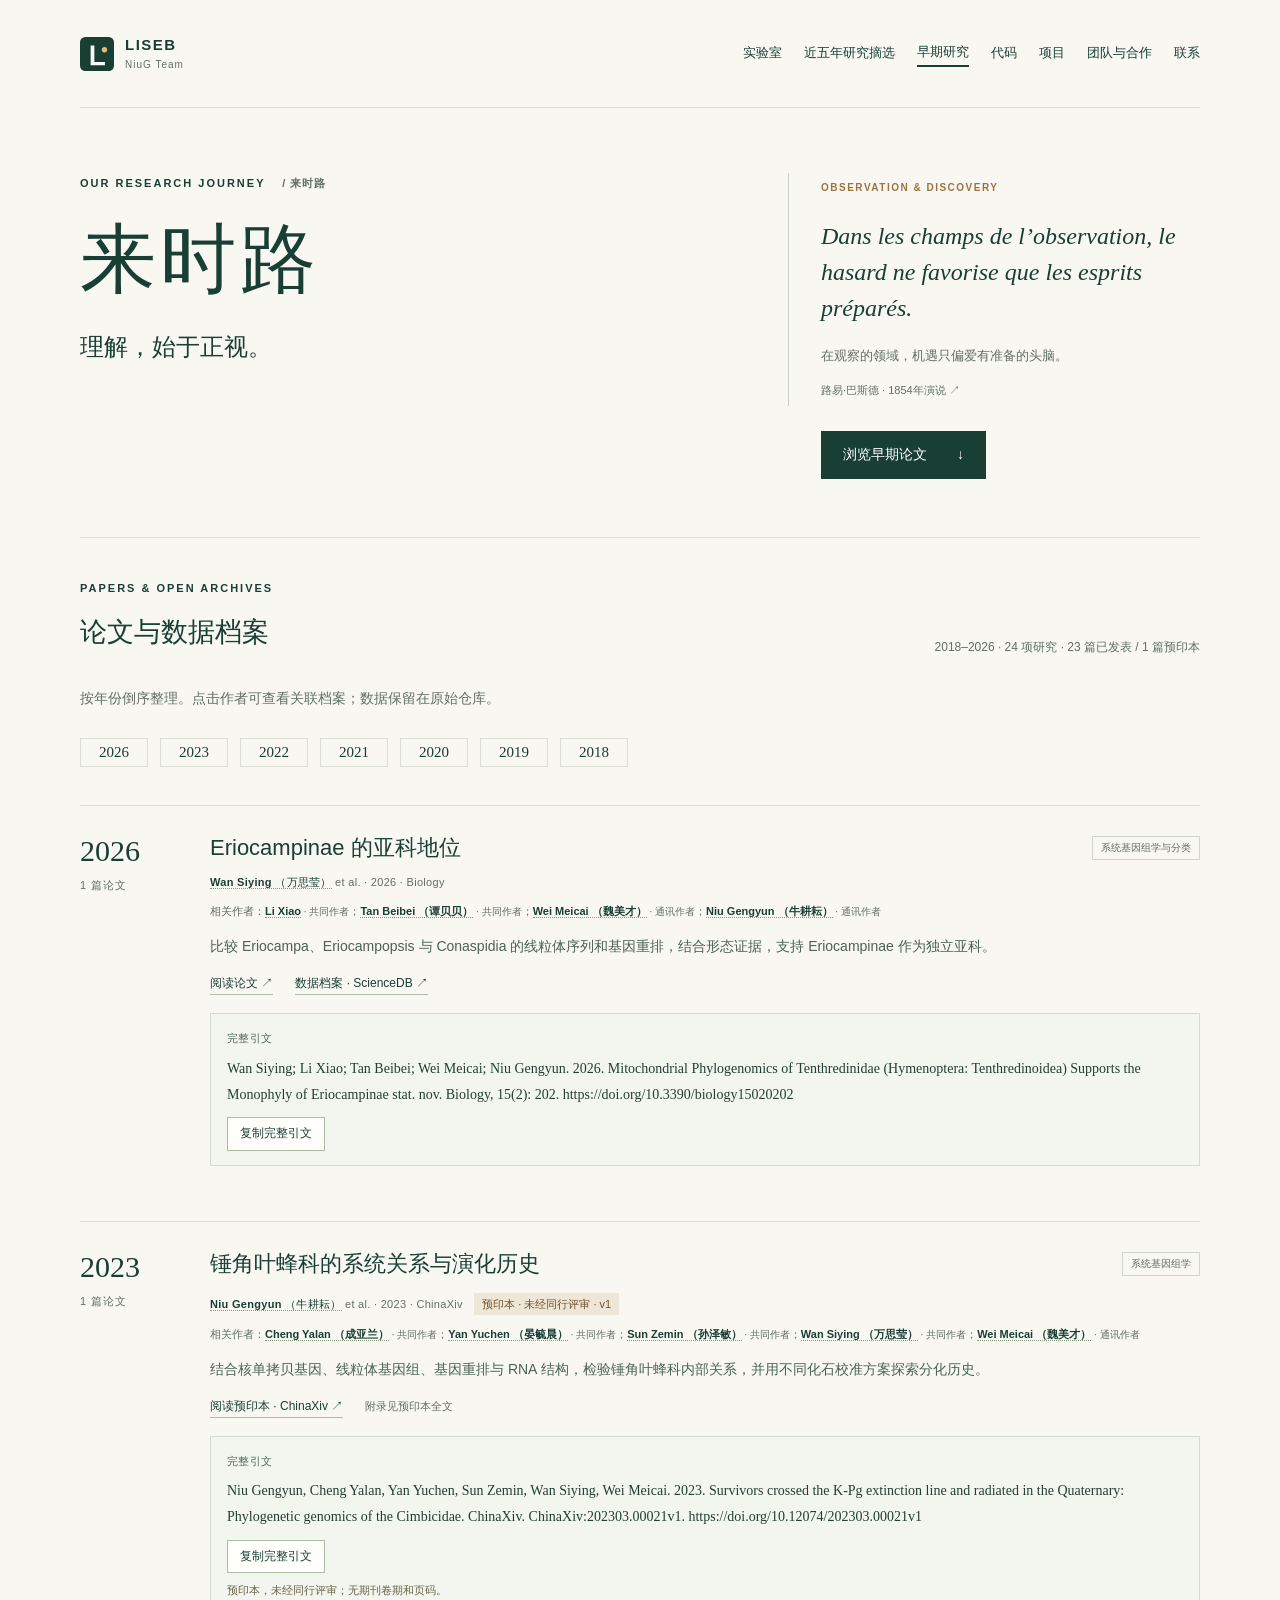
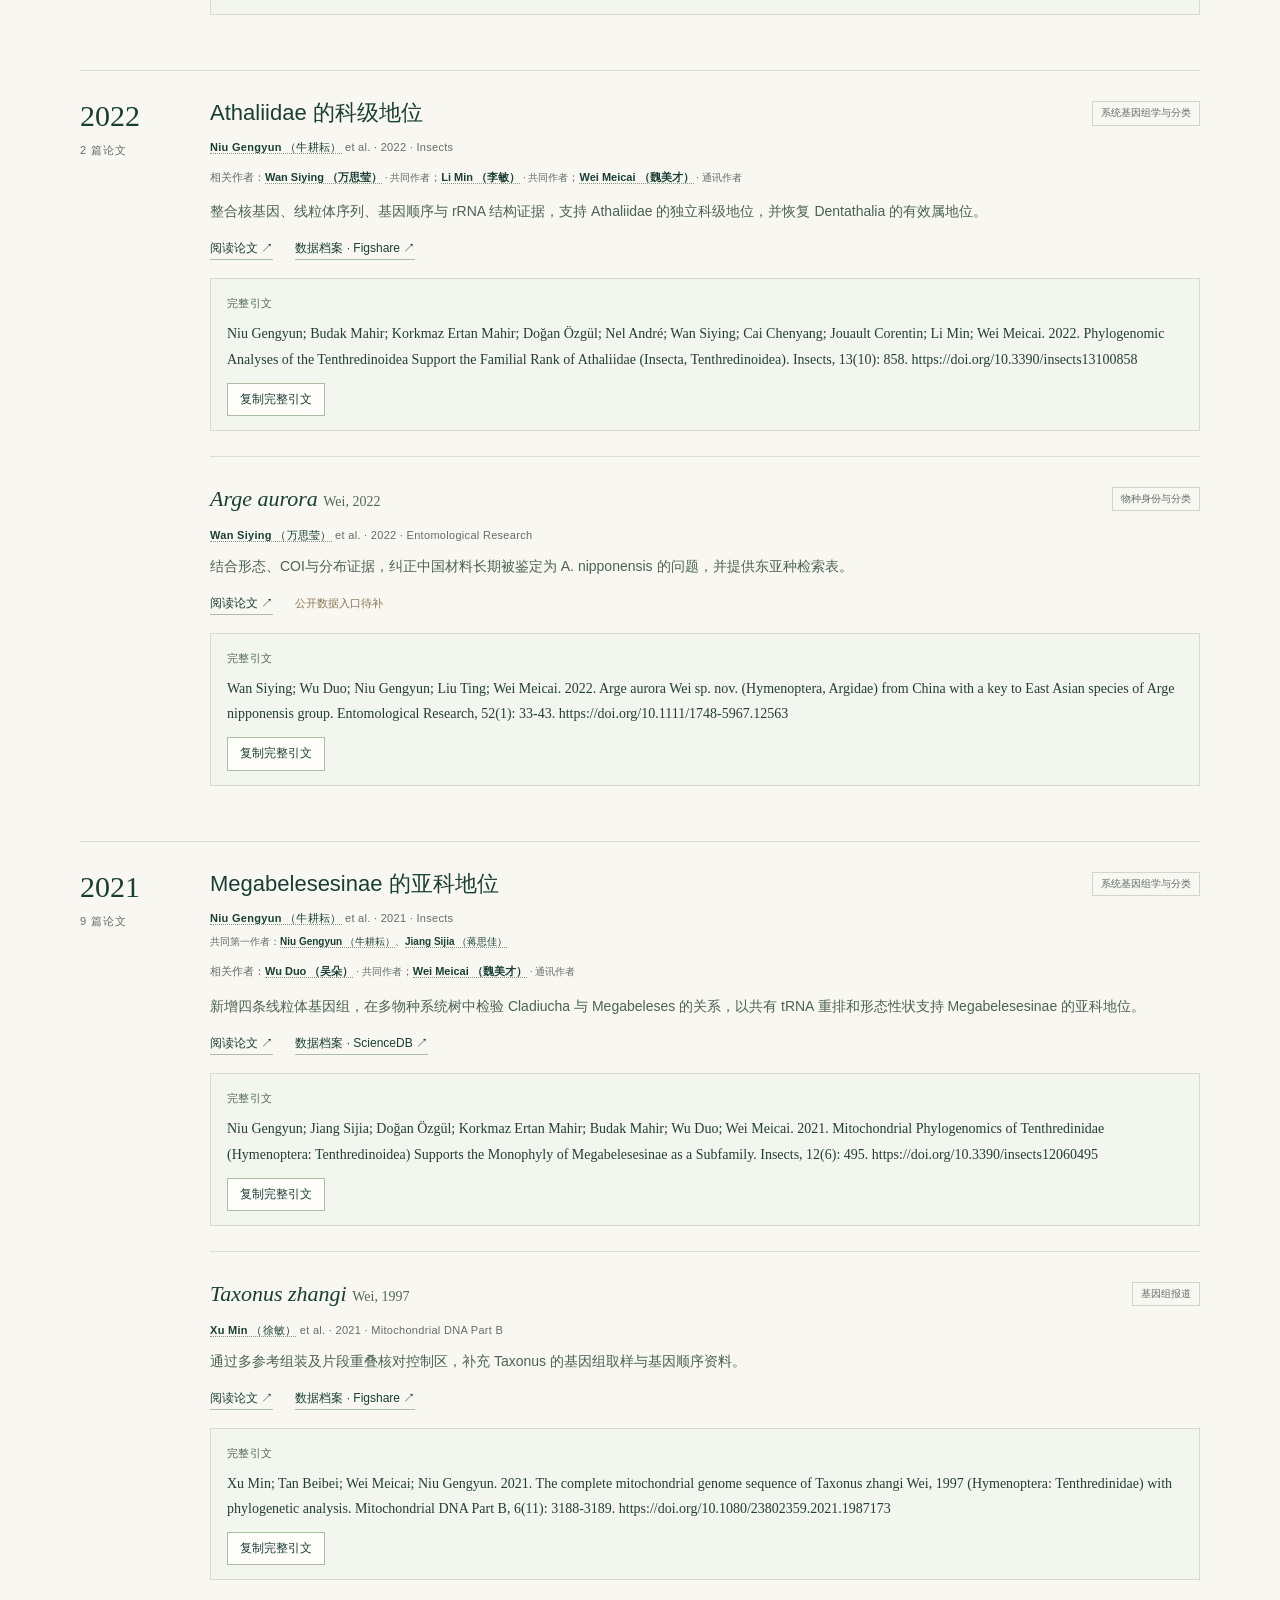
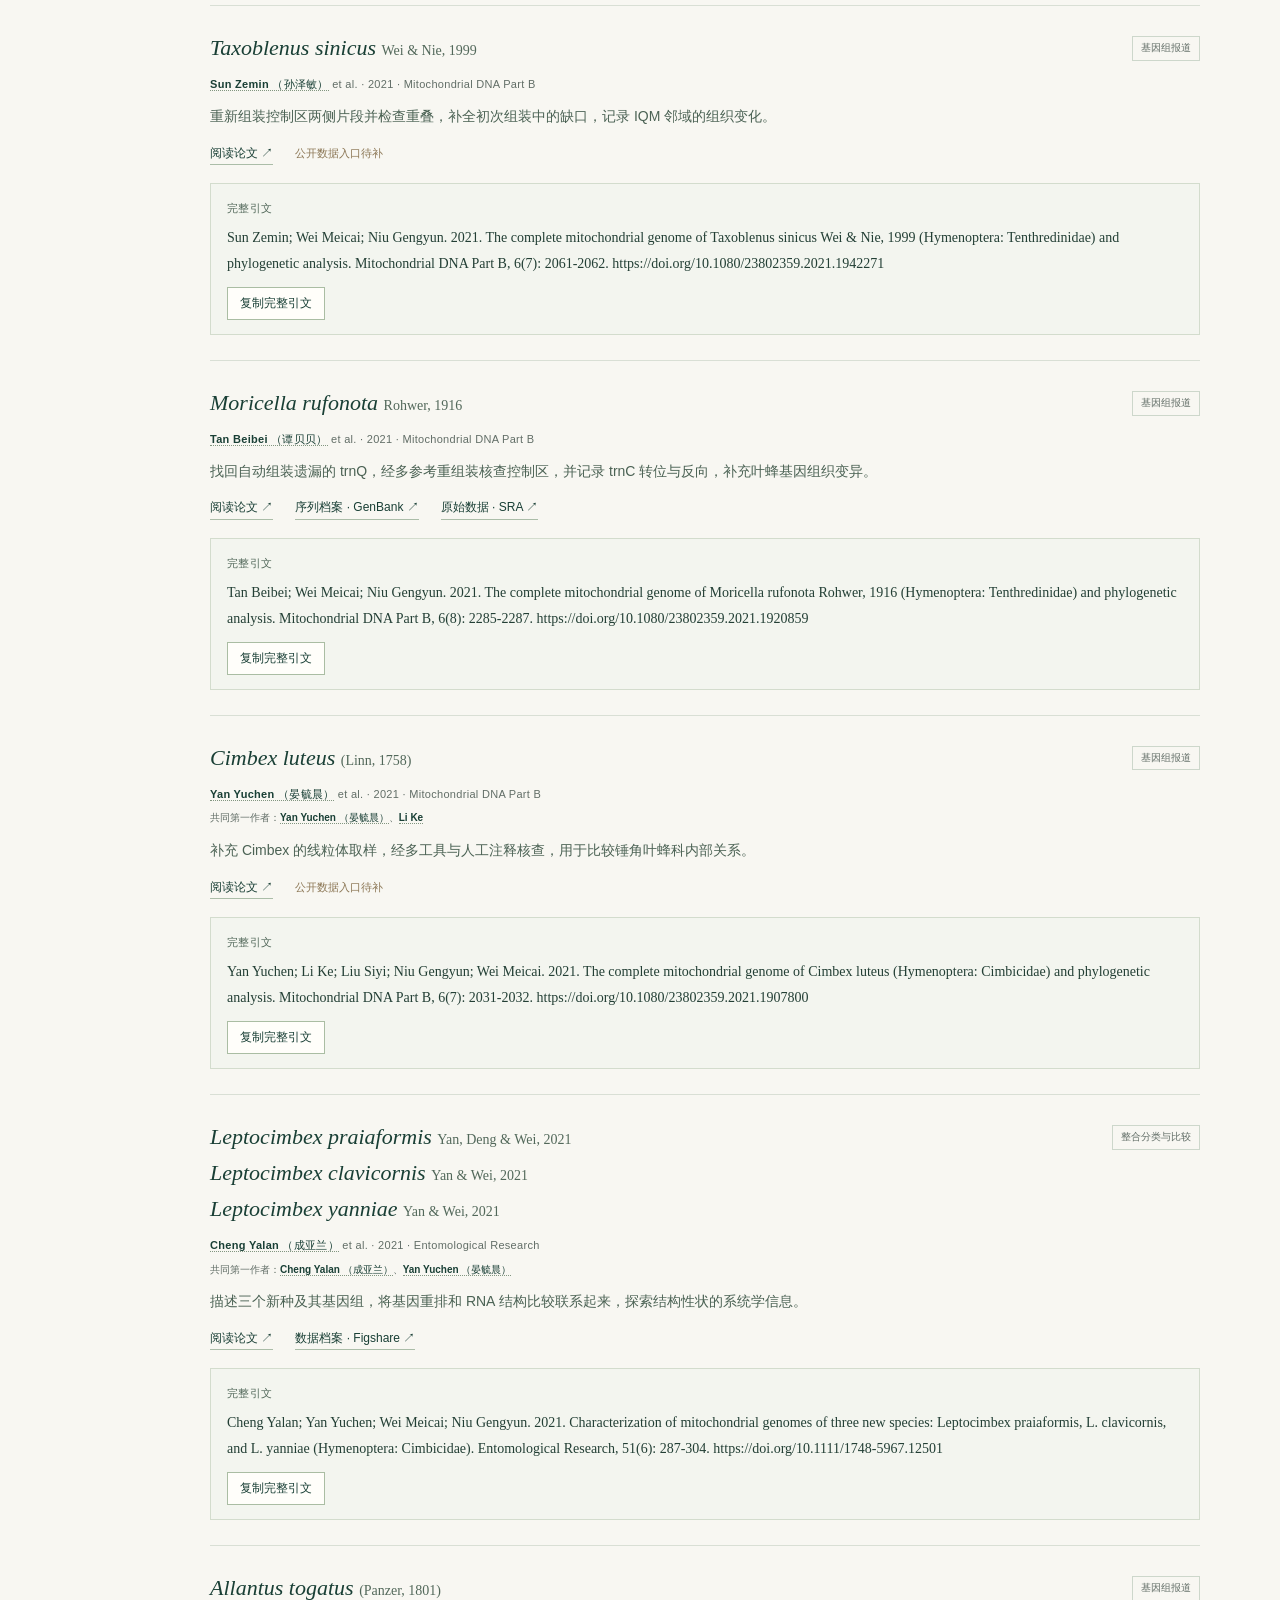
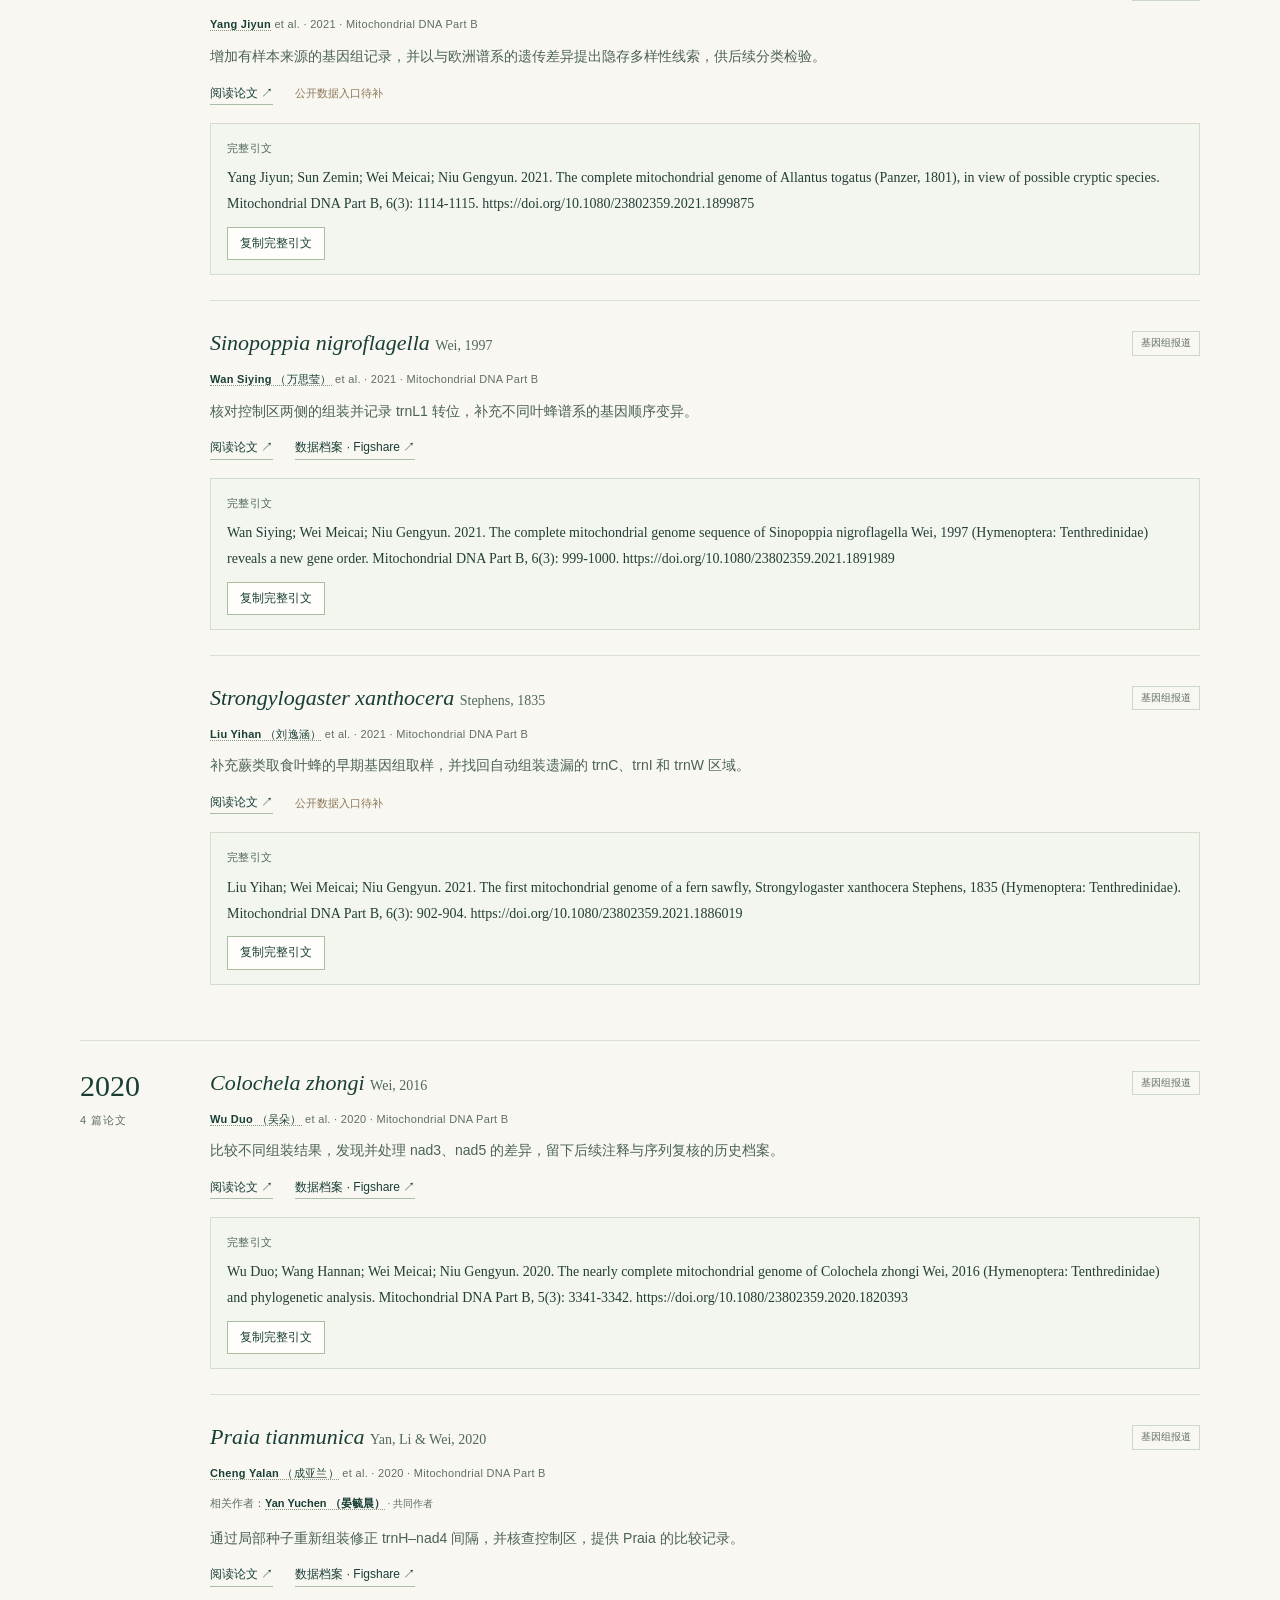
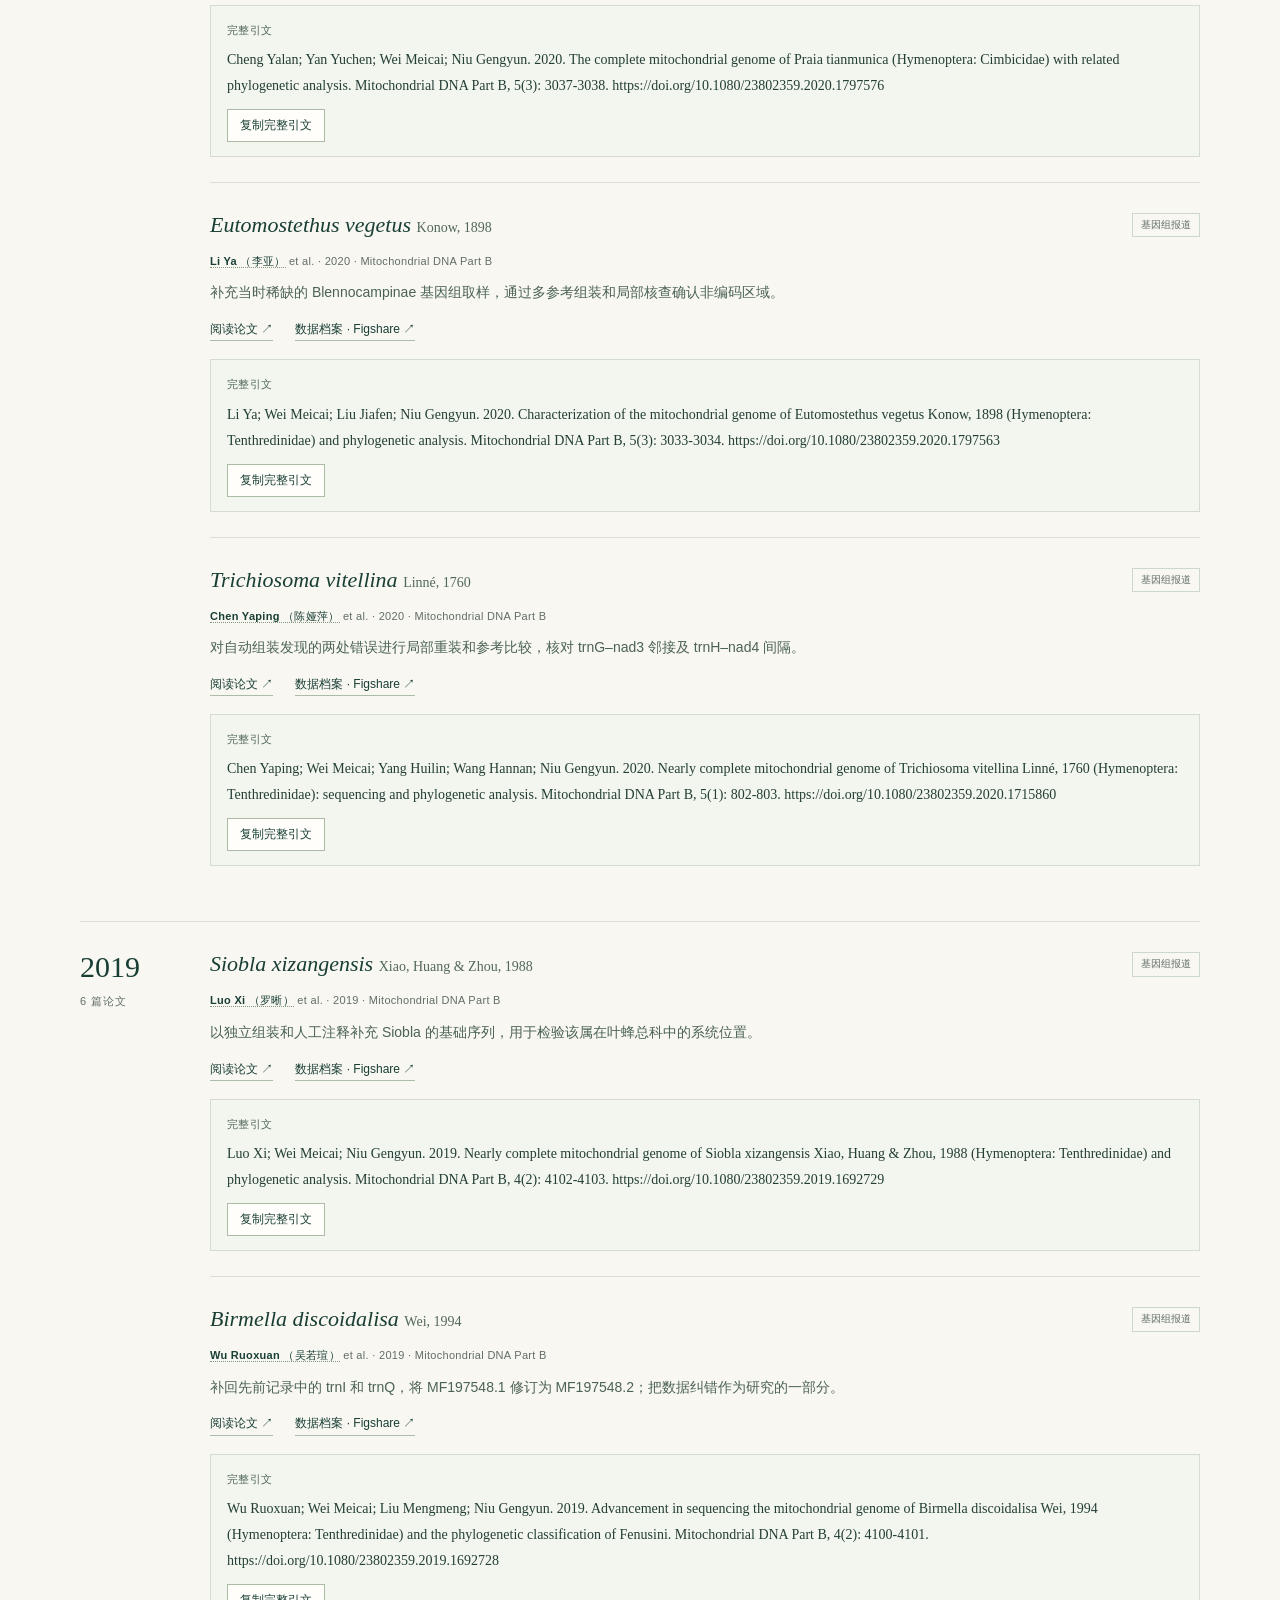
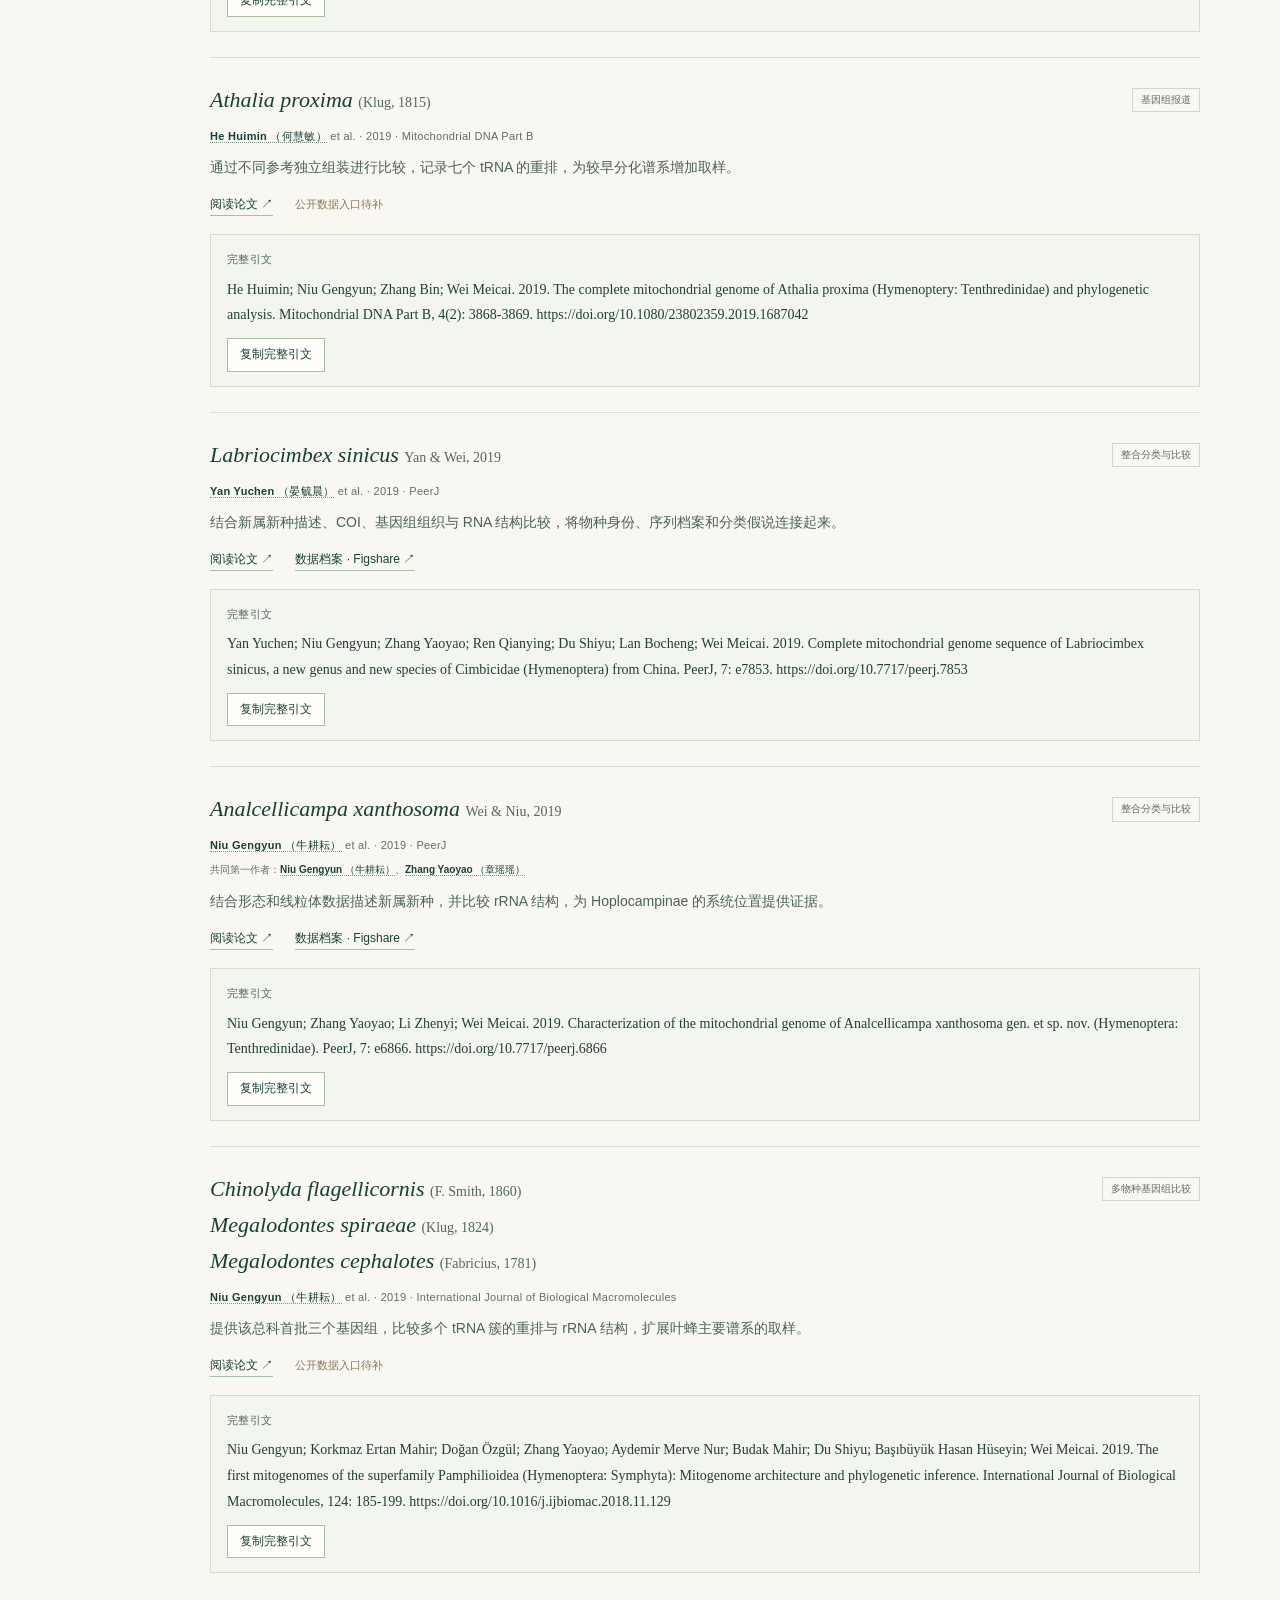
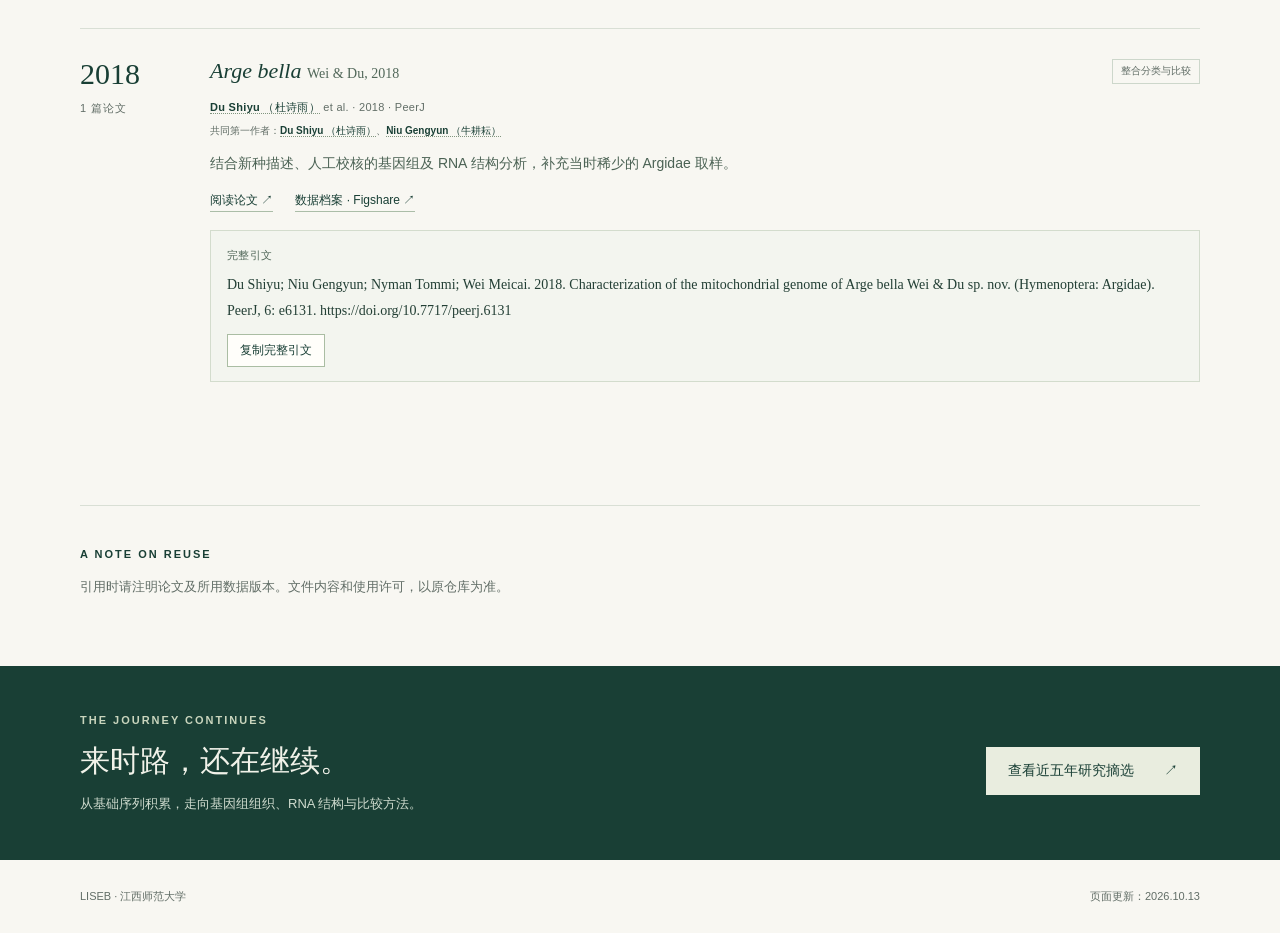
<file: heritage.html>
<!doctype html>
<html lang="zh-CN">
<head>
  <meta charset="utf-8"><meta name="viewport" content="width=device-width, initial-scale=1">
  <meta name="description" content="LISEB的研究基础：早期线粒体基因组、物种身份与RNA结构比较的积累。">
  <title>来时路 · LISEB</title><link rel="stylesheet" href="heritage.css"><link rel="stylesheet" href="members.css">
<link rel="stylesheet" href="site_updates.css"><link rel="stylesheet" href="site_identity.css"><link rel="icon" href="favicon-32.png" type="image/png" sizes="32x32"><link rel="icon" href="favicon.svg" type="image/svg+xml"><link rel="apple-touch-icon" href="apple-touch-icon.png" sizes="180x180"><link rel="canonical" href="https://mitoooool.github.io/heritage.html"><meta property="og:type" content="website"><meta property="og:locale" content="zh_CN"><meta property="og:site_name" content="LISEB · NiuG Team"><meta property="og:title" content="来时路 · LISEB"><meta property="og:description" content="理解，始于正视。浏览NiuG Team早期研究论文与公开数据档案。"><meta property="og:url" content="https://mitoooool.github.io/heritage.html"><meta property="og:image" content="https://mitoooool.github.io/share-card.png"><meta property="og:image:width" content="1200"><meta property="og:image:height" content="630"><meta property="og:image:alt" content="LISEB · NiuG Team：More is Different"><meta name="twitter:card" content="summary_large_image"><meta name="twitter:title" content="来时路 · LISEB"><meta name="twitter:description" content="理解，始于正视。浏览NiuG Team早期研究论文与公开数据档案。"><meta name="twitter:image" content="https://mitoooool.github.io/share-card.png"><link rel="stylesheet" href="citation_tools.css?v=20261028"></head>
<body>
  <a class="skip" href="#main">跳至内容</a>
  
  <header class="header wrap">
    <a class="brand site-brand" href="index.html" aria-label="LISEB 实验室首页"><img class="site-brand-icon" src="favicon.svg" width="34" height="34" alt=""><span class="site-brand-text"><strong>LISEB</strong><small>NiuG Team</small></span></a>
    <nav class="primary-nav" aria-label="主导航"><a href="index.html">实验室</a><a href="achievements.html">近五年研究摘选</a><a href="heritage.html" aria-current="page">早期研究</a><a href="achievements.html#code">代码</a><a href="achievements.html#projects">项目</a><a href="members.html">团队与合作</a><a href="index.html#contact" class="nav-contact">联系</a></nav>
  </header>
  <main id="main">
    <section class="hero wrap">
      <div>
        <p class="eyebrow">OUR RESEARCH JOURNEY <span>/ 来时路</span></p>
        <h1>来时路</h1>
        <p class="subtitle">理解，始于正视。</p>
      </div>
      <div class="observation-panel">
      <aside class="observation-quote" aria-label="观察与发现">
        <p class="eyebrow">OBSERVATION &amp; DISCOVERY</p>
        <blockquote><p class="quote-original" lang="fr">Dans les champs de l’observation, le hasard ne favorise que les esprits préparés.</p></blockquote>
        <p class="quote-translation" lang="zh-CN">在观察的领域，机遇只偏爱有准备的头脑。</p>
        <p class="quote-source"><a href="https://fr.wikiquote.org/wiki/Louis_Pasteur" target="_blank" rel="noopener noreferrer">路易·巴斯德 · 1854年演说 ↗</a></p>
      </aside>
        <div class="observation-followup"><a class="button" href="#archive">浏览早期论文 <span aria-hidden="true">↓</span></a></div>
      </div>
    </section>
    <section class="archive wrap" id="archive">
      <div class="section-heading"><div><p class="eyebrow">PAPERS &amp; OPEN ARCHIVES</p><h2>论文与数据档案</h2></div><p>2018–2026 · 24 项研究 · 23 篇已发表 / 1 篇预印本</p></div>
      <p class="archive-intro">按年份倒序整理。点击作者可查看关联档案；数据保留在原始仓库。</p>
      <nav class="year-nav" aria-label="按年份跳转"><a href="#year-2026">2026</a><a href="#year-2023">2023</a><a href="#year-2022">2022</a><a href="#year-2021">2021</a><a href="#year-2020">2020</a><a href="#year-2019">2019</a><a href="#year-2018">2018</a></nav>
      <section class="year-section" id="year-2026" aria-labelledby="heading-2026"><h3 class="year-heading" id="heading-2026">2026<small>1 篇论文</small></h3><div><article class="paper" id="paper-26" data-status="published" aria-labelledby="title-26"><div class="paper-top"><h3 id="title-26"><span class="research-heading">Eriocampinae 的亚科地位</span></h3><span class="kind">系统基因组学与分类</span></div><p class="paper-meta"><a class="author-link" href="members.html#member-m013" title="查看作者档案"><span class="name-roman" lang="en">Wan Siying</span> <span class="name-cn" lang="zh-CN">（万思莹）</span></a> <span lang="en">et al.</span> · 2026 · <span lang="en">Biology</span></p><p class="paper-contributors">相关作者：<span><a class="author-link" href="members.html#member-a008" title="查看作者档案"><span class="name-roman" lang="en">Li Xiao</span></a><small> · 共同作者</small></span>；<span><a class="author-link" href="members.html#member-m011" title="查看作者档案"><span class="name-roman" lang="en">Tan Beibei</span> <span class="name-cn" lang="zh-CN">（谭贝贝）</span></a><small> · 共同作者</small></span>；<span><a class="author-link" href="members.html#member-a006" title="查看作者档案"><span class="name-roman" lang="en">Wei Meicai</span> <span class="name-cn" lang="zh-CN">（魏美才）</span></a><small> · 通讯作者</small></span>；<span><a class="author-link" href="members.html#member-s001" title="查看作者档案"><span class="name-roman" lang="en">Niu Gengyun</span> <span class="name-cn" lang="zh-CN">（牛耕耘）</span></a><small> · 通讯作者</small></span></p><p class="paper-note">比较 Eriocampa、Eriocampopsis 与 Conaspidia 的线粒体序列和基因重排，结合形态证据，支持 Eriocampinae 作为独立亚科。</p><div class="paper-actions"><a href="https://doi.org/10.3390/biology15020202" target="_blank" rel="noopener noreferrer">阅读论文 <span aria-hidden="true">↗</span></a><a href="https://doi.org/10.57760/sciencedb.31736" target="_blank" rel="noopener noreferrer">数据档案 · ScienceDB <span aria-hidden="true">↗</span></a></div><div class="citation-block"><p class="citation-label">完整引文</p><p class="citation-text" lang="en">Wan Siying; Li Xiao; Tan Beibei; Wei Meicai; Niu Gengyun. 2026. Mitochondrial Phylogenomics of Tenthredinidae (Hymenoptera: Tenthredinoidea) Supports the Monophyly of Eriocampinae stat. nov. Biology, 15(2): 202. https://doi.org/10.3390/biology15020202</p><div class="reference-tools"><button type="button" class="reference-copy" data-citation="Wan Siying; Li Xiao; Tan Beibei; Wei Meicai; Niu Gengyun. 2026. Mitochondrial Phylogenomics of Tenthredinidae (Hymenoptera: Tenthredinoidea) Supports the Monophyly of Eriocampinae stat. nov. Biology, 15(2): 202. https://doi.org/10.3390/biology15020202">复制完整引文</button><span class="reference-status" role="status" aria-live="polite"></span></div></div></article></div></section>
<section class="year-section" id="year-2023" aria-labelledby="heading-2023"><h3 class="year-heading" id="heading-2023">2023<small>1 篇论文</small></h3><div><article class="paper paper-preprint" id="paper-25" data-status="preprint" aria-labelledby="title-25"><div class="paper-top"><h3 id="title-25"><span class="research-heading">锤角叶蜂科的系统关系与演化历史</span></h3><span class="kind">系统基因组学</span></div><p class="paper-meta"><a class="author-link" href="members.html#member-s001" title="查看作者档案"><span class="name-roman" lang="en">Niu Gengyun</span> <span class="name-cn" lang="zh-CN">（牛耕耘）</span></a> <span lang="en">et al.</span> · 2023 · <span lang="en">ChinaXiv</span> <span class="preprint-badge">预印本 · 未经同行评审 · v1</span></p><p class="paper-contributors">相关作者：<span><a class="author-link" href="members.html#member-m008" title="查看作者档案"><span class="name-roman" lang="en">Cheng Yalan</span> <span class="name-cn" lang="zh-CN">（成亚兰）</span></a><small> · 共同作者</small></span>；<span><a class="author-link" href="members.html#member-a002" title="查看作者档案"><span class="name-roman" lang="en">Yan Yuchen</span> <span class="name-cn" lang="zh-CN">（晏毓晨）</span></a><small> · 共同作者</small></span>；<span><a class="author-link" href="members.html#member-m014" title="查看作者档案"><span class="name-roman" lang="en">Sun Zemin</span> <span class="name-cn" lang="zh-CN">（孙泽敏）</span></a><small> · 共同作者</small></span>；<span><a class="author-link" href="members.html#member-m013" title="查看作者档案"><span class="name-roman" lang="en">Wan Siying</span> <span class="name-cn" lang="zh-CN">（万思莹）</span></a><small> · 共同作者</small></span>；<span><a class="author-link" href="members.html#member-a006" title="查看作者档案"><span class="name-roman" lang="en">Wei Meicai</span> <span class="name-cn" lang="zh-CN">（魏美才）</span></a><small> · 通讯作者</small></span></p><p class="paper-note">结合核单拷贝基因、线粒体基因组、基因重排与 RNA 结构，检验锤角叶蜂科内部关系，并用不同化石校准方案探索分化历史。</p><div class="paper-actions"><a href="https://chinaxiv.org/abs/202303.00021v1" target="_blank" rel="noopener noreferrer">阅读预印本 · ChinaXiv <span aria-hidden="true">↗</span></a><span class="archive-message">附录见预印本全文</span></div><div class="citation-block"><p class="citation-label">完整引文</p><p class="citation-text" lang="en">Niu Gengyun, Cheng Yalan, Yan Yuchen, Sun Zemin, Wan Siying, Wei Meicai. 2023. Survivors crossed the K-Pg extinction line and radiated in the Quaternary: Phylogenetic genomics of the Cimbicidae. ChinaXiv. ChinaXiv:202303.00021v1. https://doi.org/10.12074/202303.00021v1</p><div class="reference-tools"><button type="button" class="reference-copy" data-citation="Niu Gengyun, Cheng Yalan, Yan Yuchen, Sun Zemin, Wan Siying, Wei Meicai. 2023. Survivors crossed the K-Pg extinction line and radiated in the Quaternary: Phylogenetic genomics of the Cimbicidae. ChinaXiv. ChinaXiv:202303.00021v1. https://doi.org/10.12074/202303.00021v1">复制完整引文</button><span class="reference-status" role="status" aria-live="polite"></span></div><p class="citation-note">预印本，未经同行评审；无期刊卷期和页码。</p></div></article></div></section>
<section class="year-section" id="year-2022" aria-labelledby="heading-2022"><h3 class="year-heading" id="heading-2022">2022<small>2 篇论文</small></h3><div><article class="paper" id="paper-27" data-status="published" aria-labelledby="title-27"><div class="paper-top"><h3 id="title-27"><span class="research-heading">Athaliidae 的科级地位</span></h3><span class="kind">系统基因组学与分类</span></div><p class="paper-meta"><a class="author-link" href="members.html#member-s001" title="查看作者档案"><span class="name-roman" lang="en">Niu Gengyun</span> <span class="name-cn" lang="zh-CN">（牛耕耘）</span></a> <span lang="en">et al.</span> · 2022 · <span lang="en">Insects</span></p><p class="paper-contributors">相关作者：<span><a class="author-link" href="members.html#member-m013" title="查看作者档案"><span class="name-roman" lang="en">Wan Siying</span> <span class="name-cn" lang="zh-CN">（万思莹）</span></a><small> · 共同作者</small></span>；<span><a class="author-link" href="members.html#member-m010" title="查看作者档案"><span class="name-roman" lang="en">Li Min</span> <span class="name-cn" lang="zh-CN">（李敏）</span></a><small> · 共同作者</small></span>；<span><a class="author-link" href="members.html#member-a006" title="查看作者档案"><span class="name-roman" lang="en">Wei Meicai</span> <span class="name-cn" lang="zh-CN">（魏美才）</span></a><small> · 通讯作者</small></span></p><p class="paper-note">整合核基因、线粒体序列、基因顺序与 rRNA 结构证据，支持 Athaliidae 的独立科级地位，并恢复 Dentathalia 的有效属地位。</p><div class="paper-actions"><a href="https://doi.org/10.3390/insects13100858" target="_blank" rel="noopener noreferrer">阅读论文 <span aria-hidden="true">↗</span></a><a href="https://figshare.com/projects/Phylogenomic_analyses_of_the_Tenthredinoidea_support_the_familial_rank_of_Athaliidae_Insecta_Tenthredinoidea_/141053" target="_blank" rel="noopener noreferrer">数据档案 · Figshare <span aria-hidden="true">↗</span></a></div><div class="citation-block"><p class="citation-label">完整引文</p><p class="citation-text" lang="en">Niu Gengyun; Budak Mahir; Korkmaz Ertan Mahir; Doğan Özgül; Nel André; Wan Siying; Cai Chenyang; Jouault Corentin; Li Min; Wei Meicai. 2022. Phylogenomic Analyses of the Tenthredinoidea Support the Familial Rank of Athaliidae (Insecta, Tenthredinoidea). Insects, 13(10): 858. https://doi.org/10.3390/insects13100858</p><div class="reference-tools"><button type="button" class="reference-copy" data-citation="Niu Gengyun; Budak Mahir; Korkmaz Ertan Mahir; Doğan Özgül; Nel André; Wan Siying; Cai Chenyang; Jouault Corentin; Li Min; Wei Meicai. 2022. Phylogenomic Analyses of the Tenthredinoidea Support the Familial Rank of Athaliidae (Insecta, Tenthredinoidea). Insects, 13(10): 858. https://doi.org/10.3390/insects13100858">复制完整引文</button><span class="reference-status" role="status" aria-live="polite"></span></div></div></article>
<article class="paper" id="paper-15" data-status="published" aria-labelledby="title-15"><div class="paper-top"><h3 id="title-15"><span class="taxon"><i lang="en">Arge aurora</i> <span class="authority" lang="en">Wei, 2022</span></span></h3><span class="kind">物种身份与分类</span></div><p class="paper-meta"><a class="author-link" href="members.html#member-m013" title="查看作者档案"><span class="name-roman" lang="en">Wan Siying</span> <span class="name-cn" lang="zh-CN">（万思莹）</span></a> <span lang="en">et al.</span> · 2022 · <span lang="en">Entomological Research</span></p><p class="paper-note">结合形态、COI与分布证据，纠正中国材料长期被鉴定为 A. nipponensis 的问题，并提供东亚种检索表。</p><div class="paper-actions"><a href="https://doi.org/10.1111/1748-5967.12563" target="_blank" rel="noopener noreferrer">阅读论文 <span aria-hidden="true">↗</span></a><span class="pending">公开数据入口待补</span></div><div class="citation-block"><p class="citation-label">完整引文</p><p class="citation-text" lang="en">Wan Siying; Wu Duo; Niu Gengyun; Liu Ting; Wei Meicai. 2022. Arge aurora Wei sp. nov. (Hymenoptera, Argidae) from China with a key to East Asian species of Arge nipponensis group. Entomological Research, 52(1): 33-43. https://doi.org/10.1111/1748-5967.12563</p><div class="reference-tools"><button type="button" class="reference-copy" data-citation="Wan Siying; Wu Duo; Niu Gengyun; Liu Ting; Wei Meicai. 2022. Arge aurora Wei sp. nov. (Hymenoptera, Argidae) from China with a key to East Asian species of Arge nipponensis group. Entomological Research, 52(1): 33-43. https://doi.org/10.1111/1748-5967.12563">复制完整引文</button><span class="reference-status" role="status" aria-live="polite"></span></div></div></article></div></section>
<section class="year-section" id="year-2021" aria-labelledby="heading-2021"><h3 class="year-heading" id="heading-2021">2021<small>9 篇论文</small></h3><div><article class="paper" id="paper-28" data-status="published" aria-labelledby="title-28"><div class="paper-top"><h3 id="title-28"><span class="research-heading">Megabelesesinae 的亚科地位</span></h3><span class="kind">系统基因组学与分类</span></div><p class="paper-meta"><a class="author-link" href="members.html#member-s001" title="查看作者档案"><span class="name-roman" lang="en">Niu Gengyun</span> <span class="name-cn" lang="zh-CN">（牛耕耘）</span></a> <span lang="en">et al.</span> · 2021 · <span lang="en">Insects</span></p><p class="cofirst">共同第一作者：<a class="author-link" href="members.html#member-s001" title="查看作者档案"><span class="name-roman" lang="en">Niu Gengyun</span> <span class="name-cn" lang="zh-CN">（牛耕耘）</span></a>、<a class="author-link" href="members.html#member-a007" title="查看作者档案"><span class="name-roman" lang="en">Jiang Sijia</span> <span class="name-cn" lang="zh-CN">（蒋思佳）</span></a></p><p class="paper-contributors">相关作者：<span><a class="author-link" href="members.html#member-m007" title="查看作者档案"><span class="name-roman" lang="en">Wu Duo</span> <span class="name-cn" lang="zh-CN">（吴朵）</span></a><small> · 共同作者</small></span>；<span><a class="author-link" href="members.html#member-a006" title="查看作者档案"><span class="name-roman" lang="en">Wei Meicai</span> <span class="name-cn" lang="zh-CN">（魏美才）</span></a><small> · 通讯作者</small></span></p><p class="paper-note">新增四条线粒体基因组，在多物种系统树中检验 Cladiucha 与 Megabeleses 的关系，以共有 tRNA 重排和形态性状支持 Megabelesesinae 的亚科地位。</p><div class="paper-actions"><a href="https://doi.org/10.3390/insects12060495" target="_blank" rel="noopener noreferrer">阅读论文 <span aria-hidden="true">↗</span></a><a href="https://doi.org/10.11922/sciencedb.00702" target="_blank" rel="noopener noreferrer">数据档案 · ScienceDB <span aria-hidden="true">↗</span></a></div><div class="citation-block"><p class="citation-label">完整引文</p><p class="citation-text" lang="en">Niu Gengyun; Jiang Sijia; Doğan Özgül; Korkmaz Ertan Mahir; Budak Mahir; Wu Duo; Wei Meicai. 2021. Mitochondrial Phylogenomics of Tenthredinidae (Hymenoptera: Tenthredinoidea) Supports the Monophyly of Megabelesesinae as a Subfamily. Insects, 12(6): 495. https://doi.org/10.3390/insects12060495</p><div class="reference-tools"><button type="button" class="reference-copy" data-citation="Niu Gengyun; Jiang Sijia; Doğan Özgül; Korkmaz Ertan Mahir; Budak Mahir; Wu Duo; Wei Meicai. 2021. Mitochondrial Phylogenomics of Tenthredinidae (Hymenoptera: Tenthredinoidea) Supports the Monophyly of Megabelesesinae as a Subfamily. Insects, 12(6): 495. https://doi.org/10.3390/insects12060495">复制完整引文</button><span class="reference-status" role="status" aria-live="polite"></span></div></div></article>
<article class="paper" id="paper-18" data-status="published" aria-labelledby="title-18"><div class="paper-top"><h3 id="title-18"><span class="taxon"><i lang="en">Taxonus zhangi</i> <span class="authority" lang="en">Wei, 1997</span></span></h3><span class="kind">基因组报道</span></div><p class="paper-meta"><a class="author-link" href="members.html#member-m012" title="查看作者档案"><span class="name-roman" lang="en">Xu Min</span> <span class="name-cn" lang="zh-CN">（徐敏）</span></a> <span lang="en">et al.</span> · 2021 · <span lang="en">Mitochondrial DNA Part B</span></p><p class="paper-note">通过多参考组装及片段重叠核对控制区，补充 Taxonus 的基因组取样与基因顺序资料。</p><div class="paper-actions"><a href="https://doi.org/10.1080/23802359.2021.1987173" target="_blank" rel="noopener noreferrer">阅读论文 <span aria-hidden="true">↗</span></a><a href="https://doi.org/10.6084/m9.figshare.14883078.v1" target="_blank" rel="noopener noreferrer">数据档案 · Figshare <span aria-hidden="true">↗</span></a></div><div class="citation-block"><p class="citation-label">完整引文</p><p class="citation-text" lang="en">Xu Min; Tan Beibei; Wei Meicai; Niu Gengyun. 2021. The complete mitochondrial genome sequence of Taxonus zhangi Wei, 1997 (Hymenoptera: Tenthredinidae) with phylogenetic analysis. Mitochondrial DNA Part B, 6(11): 3188-3189. https://doi.org/10.1080/23802359.2021.1987173</p><div class="reference-tools"><button type="button" class="reference-copy" data-citation="Xu Min; Tan Beibei; Wei Meicai; Niu Gengyun. 2021. The complete mitochondrial genome sequence of Taxonus zhangi Wei, 1997 (Hymenoptera: Tenthredinidae) with phylogenetic analysis. Mitochondrial DNA Part B, 6(11): 3188-3189. https://doi.org/10.1080/23802359.2021.1987173">复制完整引文</button><span class="reference-status" role="status" aria-live="polite"></span></div></div></article>
<article class="paper" id="paper-13" data-status="published" aria-labelledby="title-13"><div class="paper-top"><h3 id="title-13"><span class="taxon"><i lang="en">Taxoblenus sinicus</i> <span class="authority" lang="en">Wei &amp; Nie, 1999</span></span></h3><span class="kind">基因组报道</span></div><p class="paper-meta"><a class="author-link" href="members.html#member-m014" title="查看作者档案"><span class="name-roman" lang="en">Sun Zemin</span> <span class="name-cn" lang="zh-CN">（孙泽敏）</span></a> <span lang="en">et al.</span> · 2021 · <span lang="en">Mitochondrial DNA Part B</span></p><p class="paper-note">重新组装控制区两侧片段并检查重叠，补全初次组装中的缺口，记录 IQM 邻域的组织变化。</p><div class="paper-actions"><a href="https://doi.org/10.1080/23802359.2021.1942271" target="_blank" rel="noopener noreferrer">阅读论文 <span aria-hidden="true">↗</span></a><span class="pending">公开数据入口待补</span></div><div class="citation-block"><p class="citation-label">完整引文</p><p class="citation-text" lang="en">Sun Zemin; Wei Meicai; Niu Gengyun. 2021. The complete mitochondrial genome of Taxoblenus sinicus Wei &amp; Nie, 1999 (Hymenoptera: Tenthredinidae) and phylogenetic analysis. Mitochondrial DNA Part B, 6(7): 2061-2062. https://doi.org/10.1080/23802359.2021.1942271</p><div class="reference-tools"><button type="button" class="reference-copy" data-citation="Sun Zemin; Wei Meicai; Niu Gengyun. 2021. The complete mitochondrial genome of Taxoblenus sinicus Wei &amp; Nie, 1999 (Hymenoptera: Tenthredinidae) and phylogenetic analysis. Mitochondrial DNA Part B, 6(7): 2061-2062. https://doi.org/10.1080/23802359.2021.1942271">复制完整引文</button><span class="reference-status" role="status" aria-live="polite"></span></div></div></article>
<article class="paper" id="paper-24" data-status="published" aria-labelledby="title-24"><div class="paper-top"><h3 id="title-24"><span class="taxon"><i lang="en">Moricella rufonota</i> <span class="authority" lang="en">Rohwer, 1916</span></span></h3><span class="kind">基因组报道</span></div><p class="paper-meta"><a class="author-link" href="members.html#member-m011" title="查看作者档案"><span class="name-roman" lang="en">Tan Beibei</span> <span class="name-cn" lang="zh-CN">（谭贝贝）</span></a> <span lang="en">et al.</span> · 2021 · <span lang="en">Mitochondrial DNA Part B</span></p><p class="paper-note">找回自动组装遗漏的 trnQ，经多参考重组装核查控制区，并记录 trnC 转位与反向，补充叶蜂基因组织变异。</p><div class="paper-actions"><a href="https://doi.org/10.1080/23802359.2021.1920859" target="_blank" rel="noopener noreferrer">阅读论文 <span aria-hidden="true">↗</span></a><a href="https://www.ncbi.nlm.nih.gov/nuccore/MW487926" target="_blank" rel="noopener noreferrer">序列档案 · GenBank <span aria-hidden="true">↗</span></a><a href="https://www.ncbi.nlm.nih.gov/sra/SRR13451118" target="_blank" rel="noopener noreferrer">原始数据 · SRA <span aria-hidden="true">↗</span></a></div><div class="citation-block"><p class="citation-label">完整引文</p><p class="citation-text" lang="en">Tan Beibei; Wei Meicai; Niu Gengyun. 2021. The complete mitochondrial genome of Moricella rufonota Rohwer, 1916 (Hymenoptera: Tenthredinidae) and phylogenetic analysis. Mitochondrial DNA Part B, 6(8): 2285-2287. https://doi.org/10.1080/23802359.2021.1920859</p><div class="reference-tools"><button type="button" class="reference-copy" data-citation="Tan Beibei; Wei Meicai; Niu Gengyun. 2021. The complete mitochondrial genome of Moricella rufonota Rohwer, 1916 (Hymenoptera: Tenthredinidae) and phylogenetic analysis. Mitochondrial DNA Part B, 6(8): 2285-2287. https://doi.org/10.1080/23802359.2021.1920859">复制完整引文</button><span class="reference-status" role="status" aria-live="polite"></span></div></div></article>
<article class="paper" id="paper-20" data-status="published" aria-labelledby="title-20"><div class="paper-top"><h3 id="title-20"><span class="taxon"><i lang="en">Cimbex luteus</i> <span class="authority" lang="en">(Linn, 1758)</span></span></h3><span class="kind">基因组报道</span></div><p class="paper-meta"><a class="author-link" href="members.html#member-a002" title="查看作者档案"><span class="name-roman" lang="en">Yan Yuchen</span> <span class="name-cn" lang="zh-CN">（晏毓晨）</span></a> <span lang="en">et al.</span> · 2021 · <span lang="en">Mitochondrial DNA Part B</span></p><p class="cofirst">共同第一作者：<a class="author-link" href="members.html#member-a002" title="查看作者档案"><span class="name-roman" lang="en">Yan Yuchen</span> <span class="name-cn" lang="zh-CN">（晏毓晨）</span></a>、<a class="author-link" href="members.html#member-a004" title="查看作者档案"><span class="name-roman" lang="en">Li Ke</span></a></p><p class="paper-note">补充 Cimbex 的线粒体取样，经多工具与人工注释核查，用于比较锤角叶蜂科内部关系。</p><div class="paper-actions"><a href="https://doi.org/10.1080/23802359.2021.1907800" target="_blank" rel="noopener noreferrer">阅读论文 <span aria-hidden="true">↗</span></a><span class="pending">公开数据入口待补</span></div><div class="citation-block"><p class="citation-label">完整引文</p><p class="citation-text" lang="en">Yan Yuchen; Li Ke; Liu Siyi; Niu Gengyun; Wei Meicai. 2021. The complete mitochondrial genome of Cimbex luteus (Hymenoptera: Cimbicidae) and phylogenetic analysis. Mitochondrial DNA Part B, 6(7): 2031-2032. https://doi.org/10.1080/23802359.2021.1907800</p><div class="reference-tools"><button type="button" class="reference-copy" data-citation="Yan Yuchen; Li Ke; Liu Siyi; Niu Gengyun; Wei Meicai. 2021. The complete mitochondrial genome of Cimbex luteus (Hymenoptera: Cimbicidae) and phylogenetic analysis. Mitochondrial DNA Part B, 6(7): 2031-2032. https://doi.org/10.1080/23802359.2021.1907800">复制完整引文</button><span class="reference-status" role="status" aria-live="polite"></span></div></div></article>
<article class="paper" id="paper-3" data-status="published" aria-labelledby="title-3"><div class="paper-top"><h3 id="title-3"><span class="taxon"><i lang="en">Leptocimbex praiaformis</i> <span class="authority" lang="en">Yan, Deng &amp; Wei, 2021</span></span><span class="taxon"><i lang="en">Leptocimbex clavicornis</i> <span class="authority" lang="en">Yan &amp; Wei, 2021</span></span><span class="taxon"><i lang="en">Leptocimbex yanniae</i> <span class="authority" lang="en">Yan &amp; Wei, 2021</span></span></h3><span class="kind">整合分类与比较</span></div><p class="paper-meta"><a class="author-link" href="members.html#member-m008" title="查看作者档案"><span class="name-roman" lang="en">Cheng Yalan</span> <span class="name-cn" lang="zh-CN">（成亚兰）</span></a> <span lang="en">et al.</span> · 2021 · <span lang="en">Entomological Research</span></p><p class="cofirst">共同第一作者：<a class="author-link" href="members.html#member-m008" title="查看作者档案"><span class="name-roman" lang="en">Cheng Yalan</span> <span class="name-cn" lang="zh-CN">（成亚兰）</span></a>、<a class="author-link" href="members.html#member-a002" title="查看作者档案"><span class="name-roman" lang="en">Yan Yuchen</span> <span class="name-cn" lang="zh-CN">（晏毓晨）</span></a></p><p class="paper-note">描述三个新种及其基因组，将基因重排和 RNA 结构比较联系起来，探索结构性状的系统学信息。</p><div class="paper-actions"><a href="https://doi.org/10.1111/1748-5967.12501" target="_blank" rel="noopener noreferrer">阅读论文 <span aria-hidden="true">↗</span></a><a href="https://figshare.com/projects/Leptocimbex/80735" target="_blank" rel="noopener noreferrer">数据档案 · Figshare <span aria-hidden="true">↗</span></a></div><div class="citation-block"><p class="citation-label">完整引文</p><p class="citation-text" lang="en">Cheng Yalan; Yan Yuchen; Wei Meicai; Niu Gengyun. 2021. Characterization of mitochondrial genomes of three new species: Leptocimbex praiaformis, L. clavicornis, and L. yanniae (Hymenoptera: Cimbicidae). Entomological Research, 51(6): 287-304. https://doi.org/10.1111/1748-5967.12501</p><div class="reference-tools"><button type="button" class="reference-copy" data-citation="Cheng Yalan; Yan Yuchen; Wei Meicai; Niu Gengyun. 2021. Characterization of mitochondrial genomes of three new species: Leptocimbex praiaformis, L. clavicornis, and L. yanniae (Hymenoptera: Cimbicidae). Entomological Research, 51(6): 287-304. https://doi.org/10.1111/1748-5967.12501">复制完整引文</button><span class="reference-status" role="status" aria-live="polite"></span></div></div></article>
<article class="paper" id="paper-23" data-status="published" aria-labelledby="title-23"><div class="paper-top"><h3 id="title-23"><span class="taxon"><i lang="en">Allantus togatus</i> <span class="authority" lang="en">(Panzer, 1801)</span></span></h3><span class="kind">基因组报道</span></div><p class="paper-meta"><a class="author-link" href="members.html#member-a003" title="查看作者档案"><span class="name-roman" lang="en">Yang Jiyun</span></a> <span lang="en">et al.</span> · 2021 · <span lang="en">Mitochondrial DNA Part B</span></p><p class="paper-note">增加有样本来源的基因组记录，并以与欧洲谱系的遗传差异提出隐存多样性线索，供后续分类检验。</p><div class="paper-actions"><a href="https://doi.org/10.1080/23802359.2021.1899875" target="_blank" rel="noopener noreferrer">阅读论文 <span aria-hidden="true">↗</span></a><span class="pending">公开数据入口待补</span></div><div class="citation-block"><p class="citation-label">完整引文</p><p class="citation-text" lang="en">Yang Jiyun; Sun Zemin; Wei Meicai; Niu Gengyun. 2021. The complete mitochondrial genome of Allantus togatus (Panzer, 1801), in view of possible cryptic species. Mitochondrial DNA Part B, 6(3): 1114-1115. https://doi.org/10.1080/23802359.2021.1899875</p><div class="reference-tools"><button type="button" class="reference-copy" data-citation="Yang Jiyun; Sun Zemin; Wei Meicai; Niu Gengyun. 2021. The complete mitochondrial genome of Allantus togatus (Panzer, 1801), in view of possible cryptic species. Mitochondrial DNA Part B, 6(3): 1114-1115. https://doi.org/10.1080/23802359.2021.1899875">复制完整引文</button><span class="reference-status" role="status" aria-live="polite"></span></div></div></article>
<article class="paper" id="paper-14" data-status="published" aria-labelledby="title-14"><div class="paper-top"><h3 id="title-14"><span class="taxon"><i lang="en">Sinopoppia nigroflagella</i> <span class="authority" lang="en">Wei, 1997</span></span></h3><span class="kind">基因组报道</span></div><p class="paper-meta"><a class="author-link" href="members.html#member-m013" title="查看作者档案"><span class="name-roman" lang="en">Wan Siying</span> <span class="name-cn" lang="zh-CN">（万思莹）</span></a> <span lang="en">et al.</span> · 2021 · <span lang="en">Mitochondrial DNA Part B</span></p><p class="paper-note">核对控制区两侧的组装并记录 trnL1 转位，补充不同叶蜂谱系的基因顺序变异。</p><div class="paper-actions"><a href="https://doi.org/10.1080/23802359.2021.1891989" target="_blank" rel="noopener noreferrer">阅读论文 <span aria-hidden="true">↗</span></a><a href="https://figshare.com/projects/Sinopoppia_nigroflagella/100472" target="_blank" rel="noopener noreferrer">数据档案 · Figshare <span aria-hidden="true">↗</span></a></div><div class="citation-block"><p class="citation-label">完整引文</p><p class="citation-text" lang="en">Wan Siying; Wei Meicai; Niu Gengyun. 2021. The complete mitochondrial genome sequence of Sinopoppia nigroflagella Wei, 1997 (Hymenoptera: Tenthredinidae) reveals a new gene order. Mitochondrial DNA Part B, 6(3): 999-1000. https://doi.org/10.1080/23802359.2021.1891989</p><div class="reference-tools"><button type="button" class="reference-copy" data-citation="Wan Siying; Wei Meicai; Niu Gengyun. 2021. The complete mitochondrial genome sequence of Sinopoppia nigroflagella Wei, 1997 (Hymenoptera: Tenthredinidae) reveals a new gene order. Mitochondrial DNA Part B, 6(3): 999-1000. https://doi.org/10.1080/23802359.2021.1891989">复制完整引文</button><span class="reference-status" role="status" aria-live="polite"></span></div></div></article>
<article class="paper" id="paper-9" data-status="published" aria-labelledby="title-9"><div class="paper-top"><h3 id="title-9"><span class="taxon"><i lang="en">Strongylogaster xanthocera</i> <span class="authority" lang="en">Stephens, 1835</span></span></h3><span class="kind">基因组报道</span></div><p class="paper-meta"><a class="author-link" href="members.html#member-m006" title="查看作者档案"><span class="name-roman" lang="en">Liu Yihan</span> <span class="name-cn" lang="zh-CN">（刘逸涵）</span></a> <span lang="en">et al.</span> · 2021 · <span lang="en">Mitochondrial DNA Part B</span></p><p class="paper-note">补充蕨类取食叶蜂的早期基因组取样，并找回自动组装遗漏的 trnC、trnI 和 trnW 区域。</p><div class="paper-actions"><a href="https://doi.org/10.1080/23802359.2021.1886019" target="_blank" rel="noopener noreferrer">阅读论文 <span aria-hidden="true">↗</span></a><span class="pending">公开数据入口待补</span></div><div class="citation-block"><p class="citation-label">完整引文</p><p class="citation-text" lang="en">Liu Yihan; Wei Meicai; Niu Gengyun. 2021. The first mitochondrial genome of a fern sawfly, Strongylogaster xanthocera Stephens, 1835 (Hymenoptera: Tenthredinidae). Mitochondrial DNA Part B, 6(3): 902-904. https://doi.org/10.1080/23802359.2021.1886019</p><div class="reference-tools"><button type="button" class="reference-copy" data-citation="Liu Yihan; Wei Meicai; Niu Gengyun. 2021. The first mitochondrial genome of a fern sawfly, Strongylogaster xanthocera Stephens, 1835 (Hymenoptera: Tenthredinidae). Mitochondrial DNA Part B, 6(3): 902-904. https://doi.org/10.1080/23802359.2021.1886019">复制完整引文</button><span class="reference-status" role="status" aria-live="polite"></span></div></div></article></div></section>
<section class="year-section" id="year-2020" aria-labelledby="heading-2020"><h3 class="year-heading" id="heading-2020">2020<small>4 篇论文</small></h3><div><article class="paper" id="paper-17" data-status="published" aria-labelledby="title-17"><div class="paper-top"><h3 id="title-17"><span class="taxon"><i lang="en">Colochela zhongi</i> <span class="authority" lang="en">Wei, 2016</span></span></h3><span class="kind">基因组报道</span></div><p class="paper-meta"><a class="author-link" href="members.html#member-m007" title="查看作者档案"><span class="name-roman" lang="en">Wu Duo</span> <span class="name-cn" lang="zh-CN">（吴朵）</span></a> <span lang="en">et al.</span> · 2020 · <span lang="en">Mitochondrial DNA Part B</span></p><p class="paper-note">比较不同组装结果，发现并处理 nad3、nad5 的差异，留下后续注释与序列复核的历史档案。</p><div class="paper-actions"><a href="https://doi.org/10.1080/23802359.2020.1820393" target="_blank" rel="noopener noreferrer">阅读论文 <span aria-hidden="true">↗</span></a><a href="https://figshare.com/projects/Colochela_zhongi/86705" target="_blank" rel="noopener noreferrer">数据档案 · Figshare <span aria-hidden="true">↗</span></a></div><div class="citation-block"><p class="citation-label">完整引文</p><p class="citation-text" lang="en">Wu Duo; Wang Hannan; Wei Meicai; Niu Gengyun. 2020. The nearly complete mitochondrial genome of Colochela zhongi Wei, 2016 (Hymenoptera: Tenthredinidae) and phylogenetic analysis. Mitochondrial DNA Part B, 5(3): 3341-3342. https://doi.org/10.1080/23802359.2020.1820393</p><div class="reference-tools"><button type="button" class="reference-copy" data-citation="Wu Duo; Wang Hannan; Wei Meicai; Niu Gengyun. 2020. The nearly complete mitochondrial genome of Colochela zhongi Wei, 2016 (Hymenoptera: Tenthredinidae) and phylogenetic analysis. Mitochondrial DNA Part B, 5(3): 3341-3342. https://doi.org/10.1080/23802359.2020.1820393">复制完整引文</button><span class="reference-status" role="status" aria-live="polite"></span></div></div></article>
<article class="paper" id="paper-4" data-status="published" aria-labelledby="title-4"><div class="paper-top"><h3 id="title-4"><span class="taxon"><i lang="en">Praia tianmunica</i> <span class="authority" lang="en">Yan, Li &amp; Wei, 2020</span></span></h3><span class="kind">基因组报道</span></div><p class="paper-meta"><a class="author-link" href="members.html#member-m008" title="查看作者档案"><span class="name-roman" lang="en">Cheng Yalan</span> <span class="name-cn" lang="zh-CN">（成亚兰）</span></a> <span lang="en">et al.</span> · 2020 · <span lang="en">Mitochondrial DNA Part B</span></p><p class="paper-contributors">相关作者：<span><a class="author-link" href="members.html#member-a002" title="查看作者档案"><span class="name-roman" lang="en">Yan Yuchen</span> <span class="name-cn" lang="zh-CN">（晏毓晨）</span></a><small> · 共同作者</small></span></p><p class="paper-note">通过局部种子重新组装修正 trnH–nad4 间隔，并核查控制区，提供 Praia 的比较记录。</p><div class="paper-actions"><a href="https://doi.org/10.1080/23802359.2020.1797576" target="_blank" rel="noopener noreferrer">阅读论文 <span aria-hidden="true">↗</span></a><a href="https://figshare.com/projects/Praia_tianmunica/83591" target="_blank" rel="noopener noreferrer">数据档案 · Figshare <span aria-hidden="true">↗</span></a></div><div class="citation-block"><p class="citation-label">完整引文</p><p class="citation-text" lang="en">Cheng Yalan; Yan Yuchen; Wei Meicai; Niu Gengyun. 2020. The complete mitochondrial genome of Praia tianmunica (Hymenoptera: Cimbicidae) with related phylogenetic analysis. Mitochondrial DNA Part B, 5(3): 3037-3038. https://doi.org/10.1080/23802359.2020.1797576</p><div class="reference-tools"><button type="button" class="reference-copy" data-citation="Cheng Yalan; Yan Yuchen; Wei Meicai; Niu Gengyun. 2020. The complete mitochondrial genome of Praia tianmunica (Hymenoptera: Cimbicidae) with related phylogenetic analysis. Mitochondrial DNA Part B, 5(3): 3037-3038. https://doi.org/10.1080/23802359.2020.1797576">复制完整引文</button><span class="reference-status" role="status" aria-live="polite"></span></div></div></article>
<article class="paper" id="paper-8" data-status="published" aria-labelledby="title-8"><div class="paper-top"><h3 id="title-8"><span class="taxon"><i lang="en">Eutomostethus vegetus</i> <span class="authority" lang="en">Konow, 1898</span></span></h3><span class="kind">基因组报道</span></div><p class="paper-meta"><a class="author-link" href="members.html#member-m009" title="查看作者档案"><span class="name-roman" lang="en">Li Ya</span> <span class="name-cn" lang="zh-CN">（李亚）</span></a> <span lang="en">et al.</span> · 2020 · <span lang="en">Mitochondrial DNA Part B</span></p><p class="paper-note">补充当时稀缺的 Blennocampinae 基因组取样，通过多参考组装和局部核查确认非编码区域。</p><div class="paper-actions"><a href="https://doi.org/10.1080/23802359.2020.1797563" target="_blank" rel="noopener noreferrer">阅读论文 <span aria-hidden="true">↗</span></a><a href="https://figshare.com/projects/Eutomostethus_vegetus/83588" target="_blank" rel="noopener noreferrer">数据档案 · Figshare <span aria-hidden="true">↗</span></a></div><div class="citation-block"><p class="citation-label">完整引文</p><p class="citation-text" lang="en">Li Ya; Wei Meicai; Liu Jiafen; Niu Gengyun. 2020. Characterization of the mitochondrial genome of Eutomostethus vegetus Konow, 1898 (Hymenoptera: Tenthredinidae) and phylogenetic analysis. Mitochondrial DNA Part B, 5(3): 3033-3034. https://doi.org/10.1080/23802359.2020.1797563</p><div class="reference-tools"><button type="button" class="reference-copy" data-citation="Li Ya; Wei Meicai; Liu Jiafen; Niu Gengyun. 2020. Characterization of the mitochondrial genome of Eutomostethus vegetus Konow, 1898 (Hymenoptera: Tenthredinidae) and phylogenetic analysis. Mitochondrial DNA Part B, 5(3): 3033-3034. https://doi.org/10.1080/23802359.2020.1797563">复制完整引文</button><span class="reference-status" role="status" aria-live="polite"></span></div></div></article>
<article class="paper" id="paper-1" data-status="published" aria-labelledby="title-1"><div class="paper-top"><h3 id="title-1"><span class="taxon"><i lang="en">Trichiosoma vitellina</i> <span class="authority" lang="en">Linné, 1760</span></span></h3><span class="kind">基因组报道</span></div><p class="paper-meta"><a class="author-link" href="members.html#member-m003" title="查看作者档案"><span class="name-roman" lang="en">Chen Yaping</span> <span class="name-cn" lang="zh-CN">（陈娅萍）</span></a> <span lang="en">et al.</span> · 2020 · <span lang="en">Mitochondrial DNA Part B</span></p><p class="paper-note">对自动组装发现的两处错误进行局部重装和参考比较，核对 trnG–nad3 邻接及 trnH–nad4 间隔。</p><div class="paper-actions"><a href="https://doi.org/10.1080/23802359.2020.1715860" target="_blank" rel="noopener noreferrer">阅读论文 <span aria-hidden="true">↗</span></a><a href="https://doi.org/10.6084/m9.figshare.11576508.v1" target="_blank" rel="noopener noreferrer">数据档案 · Figshare <span aria-hidden="true">↗</span></a></div><div class="citation-block"><p class="citation-label">完整引文</p><p class="citation-text" lang="en">Chen Yaping; Wei Meicai; Yang Huilin; Wang Hannan; Niu Gengyun. 2020. Nearly complete mitochondrial genome of Trichiosoma vitellina Linné, 1760 (Hymenoptera: Tenthredinidae): sequencing and phylogenetic analysis. Mitochondrial DNA Part B, 5(1): 802-803. https://doi.org/10.1080/23802359.2020.1715860</p><div class="reference-tools"><button type="button" class="reference-copy" data-citation="Chen Yaping; Wei Meicai; Yang Huilin; Wang Hannan; Niu Gengyun. 2020. Nearly complete mitochondrial genome of Trichiosoma vitellina Linné, 1760 (Hymenoptera: Tenthredinidae): sequencing and phylogenetic analysis. Mitochondrial DNA Part B, 5(1): 802-803. https://doi.org/10.1080/23802359.2020.1715860">复制完整引文</button><span class="reference-status" role="status" aria-live="polite"></span></div></div></article></div></section>
<section class="year-section" id="year-2019" aria-labelledby="heading-2019"><h3 class="year-heading" id="heading-2019">2019<small>6 篇论文</small></h3><div><article class="paper" id="paper-10" data-status="published" aria-labelledby="title-10"><div class="paper-top"><h3 id="title-10"><span class="taxon"><i lang="en">Siobla xizangensis</i> <span class="authority" lang="en">Xiao, Huang &amp; Zhou, 1988</span></span></h3><span class="kind">基因组报道</span></div><p class="paper-meta"><a class="author-link" href="members.html#member-m005" title="查看作者档案"><span class="name-roman" lang="en">Luo Xi</span> <span class="name-cn" lang="zh-CN">（罗晰）</span></a> <span lang="en">et al.</span> · 2019 · <span lang="en">Mitochondrial DNA Part B</span></p><p class="paper-note">以独立组装和人工注释补充 Siobla 的基础序列，用于检验该属在叶蜂总科中的系统位置。</p><div class="paper-actions"><a href="https://doi.org/10.1080/23802359.2019.1692729" target="_blank" rel="noopener noreferrer">阅读论文 <span aria-hidden="true">↗</span></a><a href="https://figshare.com/projects/Nearly_complete_Mitochondrial_genome_of_Siobla_xizangensis_Hymenoptera_Tenthredinidae_and_phylogenetic_analysis/70835" target="_blank" rel="noopener noreferrer">数据档案 · Figshare <span aria-hidden="true">↗</span></a></div><div class="citation-block"><p class="citation-label">完整引文</p><p class="citation-text" lang="en">Luo Xi; Wei Meicai; Niu Gengyun. 2019. Nearly complete mitochondrial genome of Siobla xizangensis Xiao, Huang &amp; Zhou, 1988 (Hymenoptera: Tenthredinidae) and phylogenetic analysis. Mitochondrial DNA Part B, 4(2): 4102-4103. https://doi.org/10.1080/23802359.2019.1692729</p><div class="reference-tools"><button type="button" class="reference-copy" data-citation="Luo Xi; Wei Meicai; Niu Gengyun. 2019. Nearly complete mitochondrial genome of Siobla xizangensis Xiao, Huang &amp; Zhou, 1988 (Hymenoptera: Tenthredinidae) and phylogenetic analysis. Mitochondrial DNA Part B, 4(2): 4102-4103. https://doi.org/10.1080/23802359.2019.1692729">复制完整引文</button><span class="reference-status" role="status" aria-live="polite"></span></div></div></article>
<article class="paper" id="paper-16" data-status="published" aria-labelledby="title-16"><div class="paper-top"><h3 id="title-16"><span class="taxon"><i lang="en">Birmella discoidalisa</i> <span class="authority" lang="en">Wei, 1994</span></span></h3><span class="kind">基因组报道</span></div><p class="paper-meta"><a class="author-link" href="members.html#member-m004" title="查看作者档案"><span class="name-roman" lang="en">Wu Ruoxuan</span> <span class="name-cn" lang="zh-CN">（吴若瑄）</span></a> <span lang="en">et al.</span> · 2019 · <span lang="en">Mitochondrial DNA Part B</span></p><p class="paper-note">补回先前记录中的 trnI 和 trnQ，将 MF197548.1 修订为 MF197548.2；把数据纠错作为研究的一部分。</p><div class="paper-actions"><a href="https://doi.org/10.1080/23802359.2019.1692728" target="_blank" rel="noopener noreferrer">阅读论文 <span aria-hidden="true">↗</span></a><a href="https://figshare.com/projects/Advancement_in_sequencing_the_mitochondrial_genome_of_Birmella_discoidalisa_Wei_1994_Hymenoptera_Tenthredinidae_and_the_phylogenetic_classification_of_Fenusini/70820" target="_blank" rel="noopener noreferrer">数据档案 · Figshare <span aria-hidden="true">↗</span></a></div><div class="citation-block"><p class="citation-label">完整引文</p><p class="citation-text" lang="en">Wu Ruoxuan; Wei Meicai; Liu Mengmeng; Niu Gengyun. 2019. Advancement in sequencing the mitochondrial genome of Birmella discoidalisa Wei, 1994 (Hymenoptera: Tenthredinidae) and the phylogenetic classification of Fenusini. Mitochondrial DNA Part B, 4(2): 4100-4101. https://doi.org/10.1080/23802359.2019.1692728</p><div class="reference-tools"><button type="button" class="reference-copy" data-citation="Wu Ruoxuan; Wei Meicai; Liu Mengmeng; Niu Gengyun. 2019. Advancement in sequencing the mitochondrial genome of Birmella discoidalisa Wei, 1994 (Hymenoptera: Tenthredinidae) and the phylogenetic classification of Fenusini. Mitochondrial DNA Part B, 4(2): 4100-4101. https://doi.org/10.1080/23802359.2019.1692728">复制完整引文</button><span class="reference-status" role="status" aria-live="polite"></span></div></div></article>
<article class="paper" id="paper-7" data-status="published" aria-labelledby="title-7"><div class="paper-top"><h3 id="title-7"><span class="taxon"><i lang="en">Athalia proxima</i> <span class="authority" lang="en">(Klug, 1815)</span></span></h3><span class="kind">基因组报道</span></div><p class="paper-meta"><a class="author-link" href="members.html#member-m002" title="查看作者档案"><span class="name-roman" lang="en">He Huimin</span> <span class="name-cn" lang="zh-CN">（何慧敏）</span></a> <span lang="en">et al.</span> · 2019 · <span lang="en">Mitochondrial DNA Part B</span></p><p class="paper-note">通过不同参考独立组装进行比较，记录七个 tRNA 的重排，为较早分化谱系增加取样。</p><div class="paper-actions"><a href="https://doi.org/10.1080/23802359.2019.1687042" target="_blank" rel="noopener noreferrer">阅读论文 <span aria-hidden="true">↗</span></a><span class="pending">公开数据入口待补</span></div><div class="citation-block"><p class="citation-label">完整引文</p><p class="citation-text" lang="en">He Huimin; Niu Gengyun; Zhang Bin; Wei Meicai. 2019. The complete mitochondrial genome of Athalia proxima (Hymenoptery: Tenthredinidae) and phylogenetic analysis. Mitochondrial DNA Part B, 4(2): 3868-3869. https://doi.org/10.1080/23802359.2019.1687042</p><div class="reference-tools"><button type="button" class="reference-copy" data-citation="He Huimin; Niu Gengyun; Zhang Bin; Wei Meicai. 2019. The complete mitochondrial genome of Athalia proxima (Hymenoptery: Tenthredinidae) and phylogenetic analysis. Mitochondrial DNA Part B, 4(2): 3868-3869. https://doi.org/10.1080/23802359.2019.1687042">复制完整引文</button><span class="reference-status" role="status" aria-live="polite"></span></div></div></article>
<article class="paper" id="paper-19" data-status="published" aria-labelledby="title-19"><div class="paper-top"><h3 id="title-19"><span class="taxon"><i lang="en">Labriocimbex sinicus</i> <span class="authority" lang="en">Yan &amp; Wei, 2019</span></span></h3><span class="kind">整合分类与比较</span></div><p class="paper-meta"><a class="author-link" href="members.html#member-a002" title="查看作者档案"><span class="name-roman" lang="en">Yan Yuchen</span> <span class="name-cn" lang="zh-CN">（晏毓晨）</span></a> <span lang="en">et al.</span> · 2019 · <span lang="en">PeerJ</span></p><p class="paper-note">结合新属新种描述、COI、基因组组织与 RNA 结构比较，将物种身份、序列档案和分类假说连接起来。</p><div class="paper-actions"><a href="https://doi.org/10.7717/peerj.7853" target="_blank" rel="noopener noreferrer">阅读论文 <span aria-hidden="true">↗</span></a><a href="https://doi.org/10.6084/m9.figshare.7339334.v1" target="_blank" rel="noopener noreferrer">数据档案 · Figshare <span aria-hidden="true">↗</span></a></div><div class="citation-block"><p class="citation-label">完整引文</p><p class="citation-text" lang="en">Yan Yuchen; Niu Gengyun; Zhang Yaoyao; Ren Qianying; Du Shiyu; Lan Bocheng; Wei Meicai. 2019. Complete mitochondrial genome sequence of Labriocimbex sinicus, a new genus and new species of Cimbicidae (Hymenoptera) from China. PeerJ, 7: e7853. https://doi.org/10.7717/peerj.7853</p><div class="reference-tools"><button type="button" class="reference-copy" data-citation="Yan Yuchen; Niu Gengyun; Zhang Yaoyao; Ren Qianying; Du Shiyu; Lan Bocheng; Wei Meicai. 2019. Complete mitochondrial genome sequence of Labriocimbex sinicus, a new genus and new species of Cimbicidae (Hymenoptera) from China. PeerJ, 7: e7853. https://doi.org/10.7717/peerj.7853">复制完整引文</button><span class="reference-status" role="status" aria-live="polite"></span></div></div></article>
<article class="paper" id="paper-11" data-status="published" aria-labelledby="title-11"><div class="paper-top"><h3 id="title-11"><span class="taxon"><i lang="en">Analcellicampa xanthosoma</i> <span class="authority" lang="en">Wei &amp; Niu, 2019</span></span></h3><span class="kind">整合分类与比较</span></div><p class="paper-meta"><a class="author-link" href="members.html#member-s001" title="查看作者档案"><span class="name-roman" lang="en">Niu Gengyun</span> <span class="name-cn" lang="zh-CN">（牛耕耘）</span></a> <span lang="en">et al.</span> · 2019 · <span lang="en">PeerJ</span></p><p class="cofirst">共同第一作者：<a class="author-link" href="members.html#member-s001" title="查看作者档案"><span class="name-roman" lang="en">Niu Gengyun</span> <span class="name-cn" lang="zh-CN">（牛耕耘）</span></a>、<a class="author-link" href="members.html#member-m001" title="查看作者档案"><span class="name-roman" lang="en">Zhang Yaoyao</span> <span class="name-cn" lang="zh-CN">（章瑶瑶）</span></a></p><p class="paper-note">结合形态和线粒体数据描述新属新种，并比较 rRNA 结构，为 Hoplocampinae 的系统位置提供证据。</p><div class="paper-actions"><a href="https://doi.org/10.7717/peerj.6866" target="_blank" rel="noopener noreferrer">阅读论文 <span aria-hidden="true">↗</span></a><a href="https://figshare.com/projects/A_systematic_study_of_Hoplocampinae/60707" target="_blank" rel="noopener noreferrer">数据档案 · Figshare <span aria-hidden="true">↗</span></a></div><div class="citation-block"><p class="citation-label">完整引文</p><p class="citation-text" lang="en">Niu Gengyun; Zhang Yaoyao; Li Zhenyi; Wei Meicai. 2019. Characterization of the mitochondrial genome of Analcellicampa xanthosoma gen. et sp. nov. (Hymenoptera: Tenthredinidae). PeerJ, 7: e6866. https://doi.org/10.7717/peerj.6866</p><div class="reference-tools"><button type="button" class="reference-copy" data-citation="Niu Gengyun; Zhang Yaoyao; Li Zhenyi; Wei Meicai. 2019. Characterization of the mitochondrial genome of Analcellicampa xanthosoma gen. et sp. nov. (Hymenoptera: Tenthredinidae). PeerJ, 7: e6866. https://doi.org/10.7717/peerj.6866">复制完整引文</button><span class="reference-status" role="status" aria-live="polite"></span></div></div></article>
<article class="paper" id="paper-12" data-status="published" aria-labelledby="title-12"><div class="paper-top"><h3 id="title-12"><span class="taxon"><i lang="en">Chinolyda flagellicornis</i> <span class="authority" lang="en">(F. Smith, 1860)</span></span><span class="taxon"><i lang="en">Megalodontes spiraeae</i> <span class="authority" lang="en">(Klug, 1824)</span></span><span class="taxon"><i lang="en">Megalodontes cephalotes</i> <span class="authority" lang="en">(Fabricius, 1781)</span></span></h3><span class="kind">多物种基因组比较</span></div><p class="paper-meta"><a class="author-link" href="members.html#member-s001" title="查看作者档案"><span class="name-roman" lang="en">Niu Gengyun</span> <span class="name-cn" lang="zh-CN">（牛耕耘）</span></a> <span lang="en">et al.</span> · 2019 · <span lang="en">International Journal of Biological Macromolecules</span></p><p class="paper-note">提供该总科首批三个基因组，比较多个 tRNA 簇的重排与 rRNA 结构，扩展叶蜂主要谱系的取样。</p><div class="paper-actions"><a href="https://doi.org/10.1016/j.ijbiomac.2018.11.129" target="_blank" rel="noopener noreferrer">阅读论文 <span aria-hidden="true">↗</span></a><span class="pending">公开数据入口待补</span></div><div class="citation-block"><p class="citation-label">完整引文</p><p class="citation-text" lang="en">Niu Gengyun; Korkmaz Ertan Mahir; Doğan Özgül; Zhang Yaoyao; Aydemir Merve Nur; Budak Mahir; Du Shiyu; Başıbüyük Hasan Hüseyin; Wei Meicai. 2019. The first mitogenomes of the superfamily Pamphilioidea (Hymenoptera: Symphyta): Mitogenome architecture and phylogenetic inference. International Journal of Biological Macromolecules, 124: 185-199. https://doi.org/10.1016/j.ijbiomac.2018.11.129</p><div class="reference-tools"><button type="button" class="reference-copy" data-citation="Niu Gengyun; Korkmaz Ertan Mahir; Doğan Özgül; Zhang Yaoyao; Aydemir Merve Nur; Budak Mahir; Du Shiyu; Başıbüyük Hasan Hüseyin; Wei Meicai. 2019. The first mitogenomes of the superfamily Pamphilioidea (Hymenoptera: Symphyta): Mitogenome architecture and phylogenetic inference. International Journal of Biological Macromolecules, 124: 185-199. https://doi.org/10.1016/j.ijbiomac.2018.11.129">复制完整引文</button><span class="reference-status" role="status" aria-live="polite"></span></div></div></article></div></section>
<section class="year-section" id="year-2018" aria-labelledby="heading-2018"><h3 class="year-heading" id="heading-2018">2018<small>1 篇论文</small></h3><div><article class="paper" id="paper-6" data-status="published" aria-labelledby="title-6"><div class="paper-top"><h3 id="title-6"><span class="taxon"><i lang="en">Arge bella</i> <span class="authority" lang="en">Wei &amp; Du, 2018</span></span></h3><span class="kind">整合分类与比较</span></div><p class="paper-meta"><a class="author-link" href="members.html#member-a001" title="查看作者档案"><span class="name-roman" lang="en">Du Shiyu</span> <span class="name-cn" lang="zh-CN">（杜诗雨）</span></a> <span lang="en">et al.</span> · 2018 · <span lang="en">PeerJ</span></p><p class="cofirst">共同第一作者：<a class="author-link" href="members.html#member-a001" title="查看作者档案"><span class="name-roman" lang="en">Du Shiyu</span> <span class="name-cn" lang="zh-CN">（杜诗雨）</span></a>、<a class="author-link" href="members.html#member-s001" title="查看作者档案"><span class="name-roman" lang="en">Niu Gengyun</span> <span class="name-cn" lang="zh-CN">（牛耕耘）</span></a></p><p class="paper-note">结合新种描述、人工校核的基因组及 RNA 结构分析，补充当时稀少的 Argidae 取样。</p><div class="paper-actions"><a href="https://doi.org/10.7717/peerj.6131" target="_blank" rel="noopener noreferrer">阅读论文 <span aria-hidden="true">↗</span></a><a href="https://figshare.com/projects/Characterization_of_the_mitochondrial_genome_of_Arge_bella_sp_nov_Hymenoptera_Argidae_/23515" target="_blank" rel="noopener noreferrer">数据档案 · Figshare <span aria-hidden="true">↗</span></a></div><div class="citation-block"><p class="citation-label">完整引文</p><p class="citation-text" lang="en">Du Shiyu; Niu Gengyun; Nyman Tommi; Wei Meicai. 2018. Characterization of the mitochondrial genome of Arge bella Wei &amp; Du sp. nov. (Hymenoptera: Argidae). PeerJ, 6: e6131. https://doi.org/10.7717/peerj.6131</p><div class="reference-tools"><button type="button" class="reference-copy" data-citation="Du Shiyu; Niu Gengyun; Nyman Tommi; Wei Meicai. 2018. Characterization of the mitochondrial genome of Arge bella Wei &amp; Du sp. nov. (Hymenoptera: Argidae). PeerJ, 6: e6131. https://doi.org/10.7717/peerj.6131">复制完整引文</button><span class="reference-status" role="status" aria-live="polite"></span></div></div></article></div></section>
    </section>
    <section class="data-note wrap" id="data-policy"><p class="eyebrow">A NOTE ON REUSE</p><p>引用时请注明论文及所用数据版本。文件内容和使用许可，以原仓库为准。</p></section>
    <section class="continue"><div class="wrap continue-inner"><div><p class="eyebrow">THE JOURNEY CONTINUES</p><h2>来时路，还在继续。</h2><p>从基础序列积累，走向基因组组织、RNA 结构与比较方法。</p></div><a class="button light" href="achievements.html">查看近五年研究摘选 <span aria-hidden="true">↗</span></a></div></section>
  </main>
  <footer class="wrap footer"><span>LISEB · 江西师范大学</span><span>页面更新：2026.10.13</span></footer>
<script src="citation_tools.js?v=20261028" defer></script>
</body>
</html>
</file>
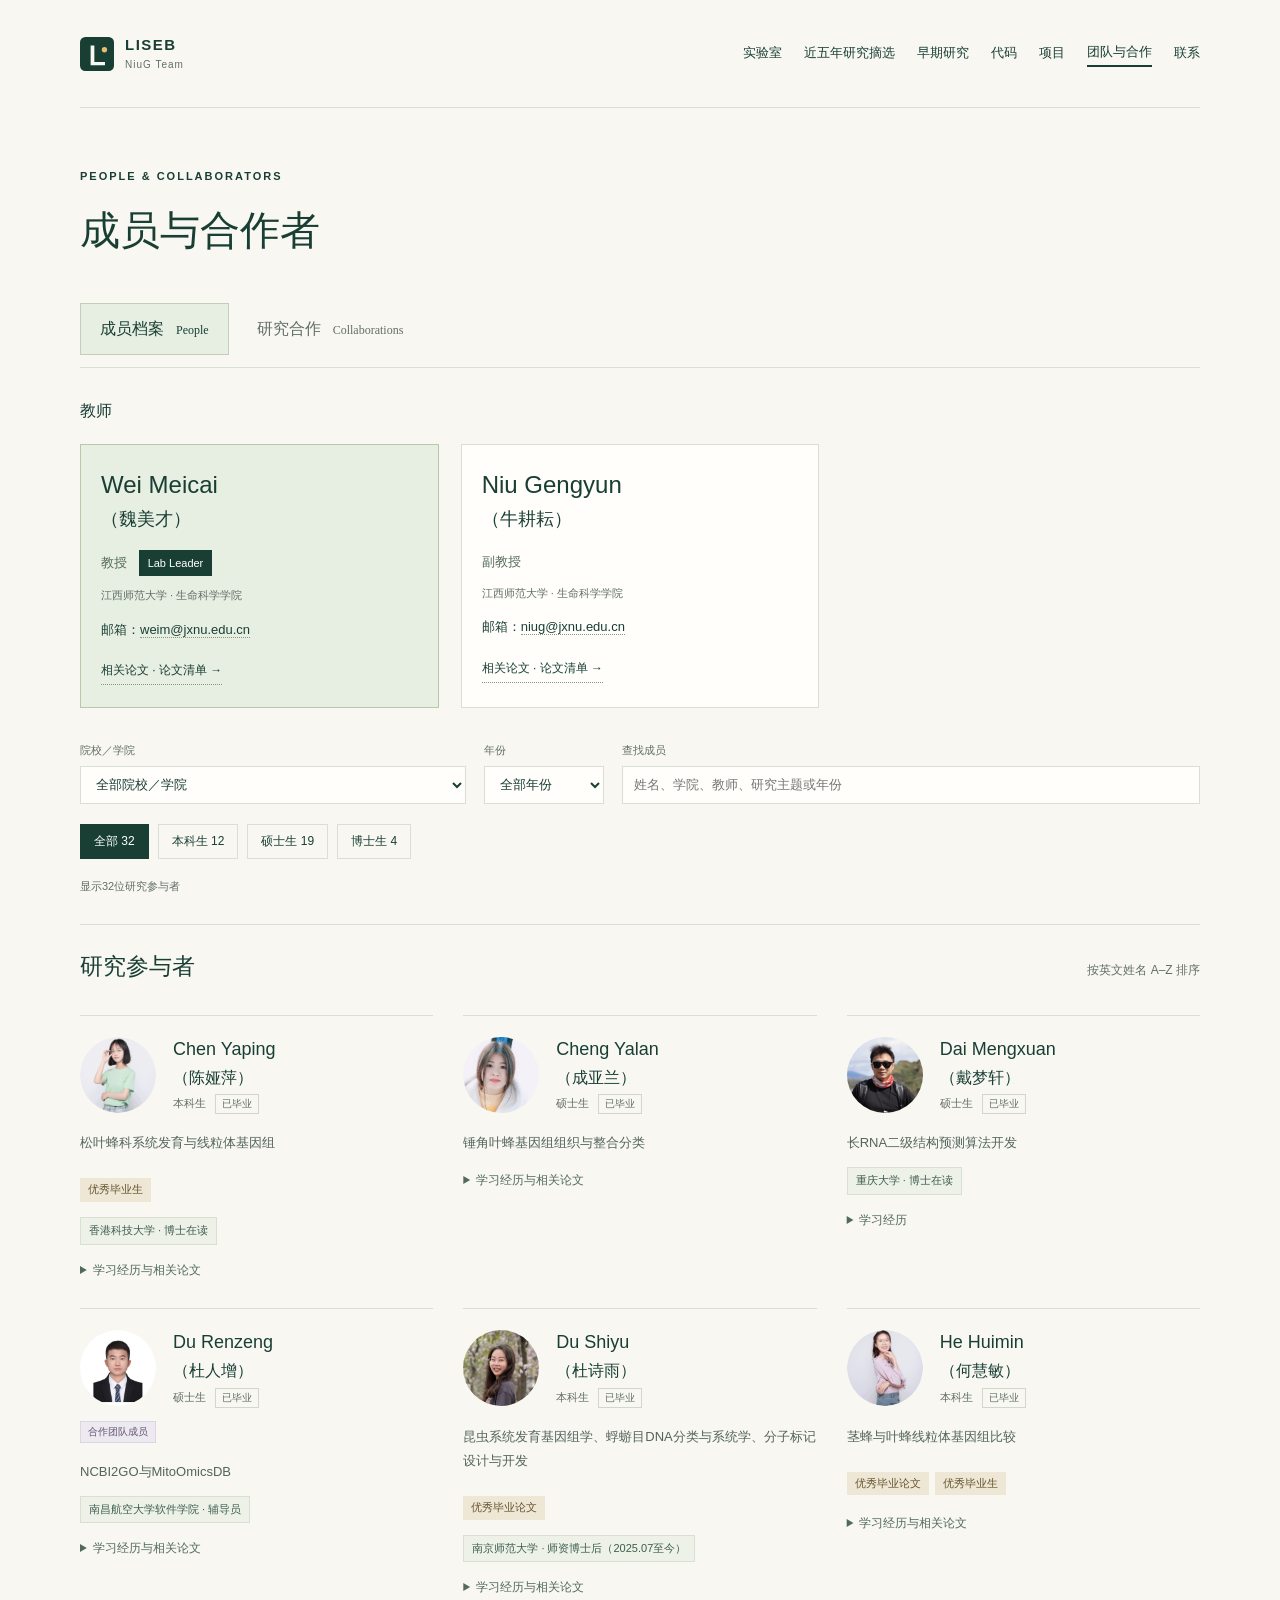
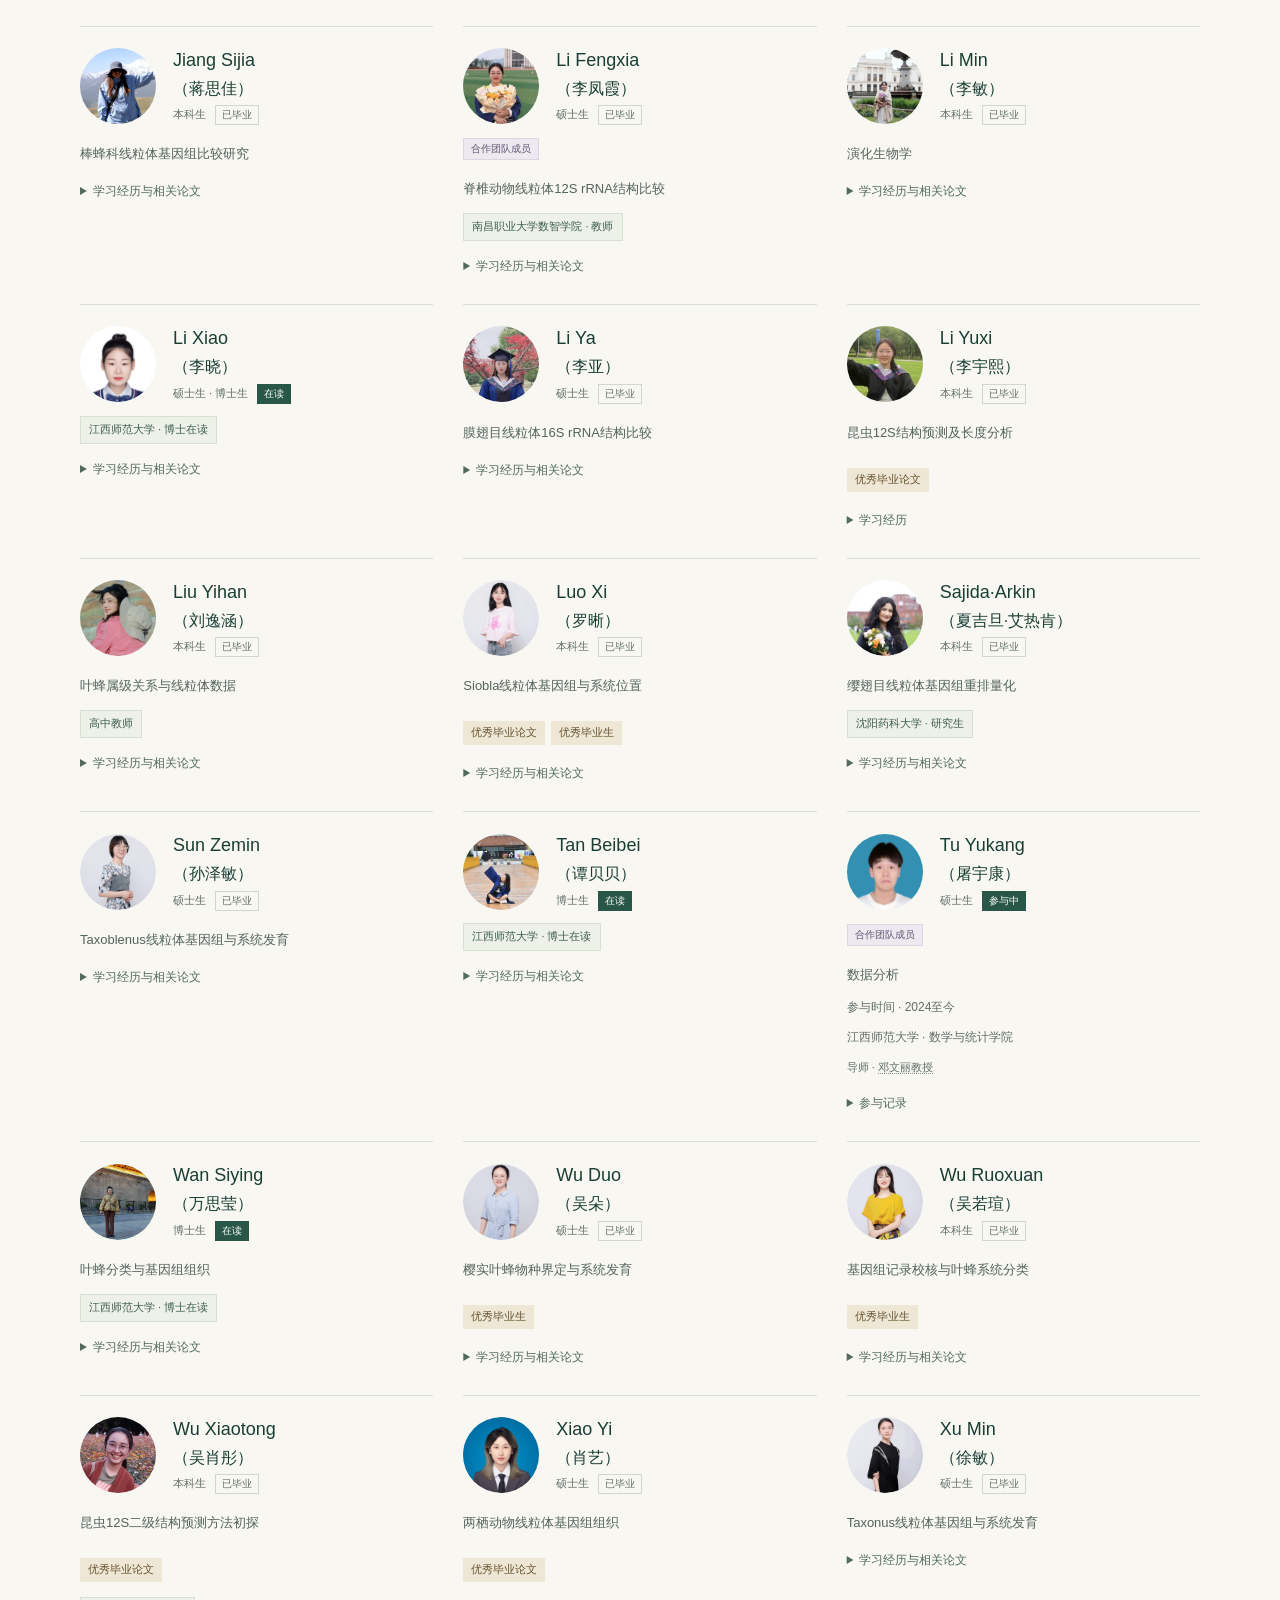
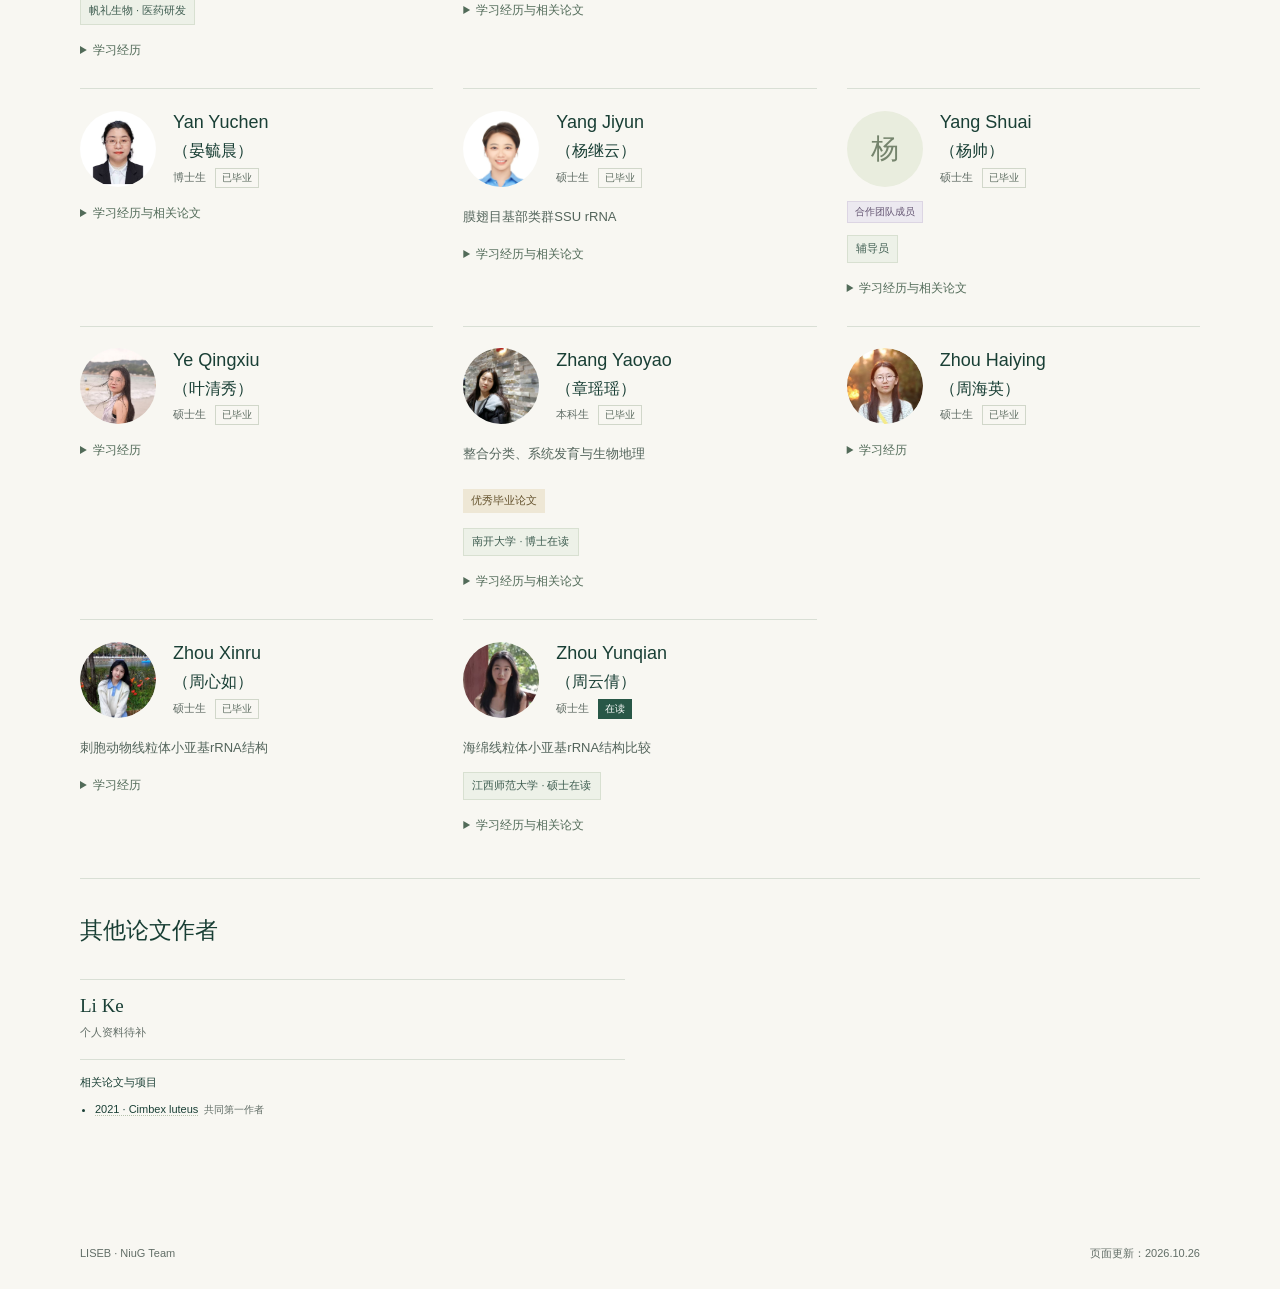
<file: members.html>
<!doctype html>
<html lang="zh-CN">
<head><meta charset="utf-8"><meta name="viewport" content="width=device-width,initial-scale=1"><title>成员与合作者 · LISEB</title><link rel="stylesheet" href="heritage.css"><link rel="stylesheet" href="members.css"><script src="members_ui.js?v=20261014-two-views" defer></script><link rel="stylesheet" href="site_updates.css"><meta name="description" content="NiuG Team负责人、教师、研究成员与跨学院合作者，以及相关论文和项目。"><link rel="stylesheet" href="site_identity.css"><link rel="icon" href="favicon-32.png" type="image/png" sizes="32x32"><link rel="icon" href="favicon.svg" type="image/svg+xml"><link rel="apple-touch-icon" href="apple-touch-icon.png" sizes="180x180"><link rel="canonical" href="https://mitoooool.github.io/members.html"><meta property="og:type" content="website"><meta property="og:locale" content="zh_CN"><meta property="og:site_name" content="LISEB · NiuG Team"><meta property="og:title" content="成员与合作者 · LISEB"><meta property="og:description" content="NiuG Team负责人、教师、研究成员与跨学院合作者，以及相关论文和项目。"><meta property="og:url" content="https://mitoooool.github.io/members.html"><meta property="og:image" content="https://mitoooool.github.io/share-card.png"><meta property="og:image:width" content="1200"><meta property="og:image:height" content="630"><meta property="og:image:alt" content="LISEB · NiuG Team：More is Different"><meta name="twitter:card" content="summary_large_image"><meta name="twitter:title" content="成员与合作者 · LISEB"><meta name="twitter:description" content="NiuG Team负责人、教师、研究成员与跨学院合作者，以及相关论文和项目。"><meta name="twitter:image" content="https://mitoooool.github.io/share-card.png"><link rel="stylesheet" href="members_collaboration.css?v=20261026-wildlife"><link rel="stylesheet" href="citation_tools.css?v=20261028"></head>
<body>
 <a class="skip" href="#main">跳至内容</a>
 <header class="header wrap"><a class="brand site-brand" href="https://mitoooool.github.io/index.html" aria-label="LISEB 实验室首页"><img class="site-brand-icon" src="favicon.svg" width="34" height="34" alt=""><span class="site-brand-text"><strong>LISEB</strong><small>NiuG Team</small></span></a><nav class="primary-nav" aria-label="主导航"><a href="https://mitoooool.github.io/index.html">实验室</a><a href="https://mitoooool.github.io/achievements.html">近五年研究摘选</a><a href="https://mitoooool.github.io/heritage.html">早期研究</a><a href="https://mitoooool.github.io/achievements.html#code">代码</a><a href="https://mitoooool.github.io/achievements.html#projects">项目</a><a href="members.html" aria-current="page">团队与合作</a><a href="https://mitoooool.github.io/index.html#contact" class="nav-contact">联系</a></nav></header>
 <main class="wrap" id="main">
  <section class="members-intro"><p class="eyebrow">PEOPLE &amp; COLLABORATORS</p><h1>成员与合作者</h1></section>
  
  <div class="people-view-tabs" role="tablist" aria-label="成员与合作浏览视图"><button type="button" role="tab" id="tab-members" aria-controls="view-members" aria-selected="true" tabindex="0" data-people-view="members">成员档案 <span lang="en">People</span></button><button type="button" role="tab" id="tab-collaborations" aria-controls="view-collaborations" aria-selected="false" tabindex="-1" data-people-view="collaborations">研究合作 <span lang="en">Collaborations</span></button></div><section class="members-directory people-panel" id="view-members" role="tabpanel" aria-labelledby="tab-members"><div class="faculty-roster" aria-labelledby="teachers-title"><div class="faculty-heading"><h3 id="teachers-title">教师</h3></div><div class="teacher-grid"><article class="teacher-card leader-card" id="member-a006" aria-labelledby="name-a006"><h3 id="name-a006"><span class="name-roman" lang="en">Wei Meicai</span> <span class="name-cn" lang="zh-CN">（魏美才）</span></h3><p class="teacher-title">教授 <span class="teacher-role" lang="en">Lab Leader</span></p><p class="teacher-affiliation">江西师范大学 · 生命科学学院</p><p class="teacher-email">邮箱：<a href="mailto:weim@jxnu.edu.cn">weim@jxnu.edu.cn</a></p><p class="teacher-publications"><a href="https://mitoooool.github.io/publications.html#wei-meicai">相关论文 · 论文清单 <span aria-hidden="true">→</span></a></p></article><article class="teacher-card" id="member-s001" aria-labelledby="name-s001"><h3 id="name-s001"><span class="name-roman" lang="en">Niu Gengyun</span> <span class="name-cn" lang="zh-CN">（牛耕耘）</span></h3><p class="teacher-title">副教授</p><p class="teacher-affiliation">江西师范大学 · 生命科学学院</p><p class="teacher-email">邮箱：<a href="mailto:niug@jxnu.edu.cn">niug@jxnu.edu.cn</a></p><p class="teacher-publications"><a href="https://mitoooool.github.io/niu-publications.html">相关论文 · 论文清单 <span aria-hidden="true">→</span></a></p></article></div></div>
  <div class="directory-controls"><label class="college-select"><span>院校／学院</span><select id="college-filter" title="按参与研究时记录的院校或学院筛选"><option value="all">全部院校／学院</option><option value="江西师范大学 · 计算机信息工程学院">江西师范大学 · 计算机信息工程学院</option><option value="江西师范大学 · 人工智能学院">江西师范大学 · 人工智能学院</option><option value="江西师范大学 · 生命科学学院">江西师范大学 · 生命科学学院</option><option value="江西师范大学 · 数学与统计学院">江西师范大学 · 数学与统计学院</option><option value="中南林业科技大学">中南林业科技大学</option><option value="中南林业科技大学 · 班戈学院">中南林业科技大学 · 班戈学院</option><option value="中南林业科技大学 · 林学院">中南林业科技大学 · 林学院</option></select></label><label class="year-select"><span>年份</span><select id="year-filter" title="按已记录的研究参与或本团队学习年份筛选，不补推未知年份"><option value="all">全部年份</option><option value="2026">2026</option><option value="2025">2025</option><option value="2024">2024</option><option value="2023">2023</option><option value="2022">2022</option><option value="2021">2021</option><option value="2020">2020</option><option value="2019">2019</option><option value="2018">2018</option><option value="2017">2017</option><option value="2016">2016</option><option value="2015">2015</option><option value="2014">2014</option><option value="2013">2013</option></select></label><label class="member-search"><span>查找成员</span><input id="member-search" type="search" placeholder="姓名、学院、教师、研究主题或年份" autocomplete="off"></label></div>
  <div class="stage-filters" role="group" aria-label="按已有学位阶段筛选"><button type="button" data-stage-filter="all" aria-pressed="true">全部 32</button><button type="button" data-stage-filter="undergraduate" aria-pressed="false">本科生 12</button><button type="button" data-stage-filter="master" aria-pressed="false">硕士生 19</button><button type="button" data-stage-filter="doctoral" aria-pressed="false">博士生 4</button></div>
  <p id="member-count" role="status" aria-live="polite">显示32位研究参与者</p><section class="alphabetical-roster" id="alphabetical-roster" aria-labelledby="alphabetical-title"><div class="roster-group-heading"><h3 id="alphabetical-title">研究参与者</h3><p class="sort-label">按英文姓名 A–Z 排序</p></div><div class="member-grid"><article class="member-card" id="member-m003" data-affiliation="江西师范大学 · 生命科学学院" data-years="2017 2018 2019 2020 2021" data-group="research-members" data-stages="undergraduate" data-team-status="graduated" data-search="陈娅萍 Chen Yaping Yaping Chen 松叶蜂科系统发育与线粒体基因组 香港科技大学 · 博士在读 优秀毕业生 江西师范大学 · 生命科学学院 南开大学 香港科技大学 研究成员 魏美才 牛耕耘 2017-2021 2021-2024 2024至今" aria-labelledby="name-m003"><div class="member-top"><img class="portrait" src="portraits/m003.jpg" alt="陈娅萍的照片" width="76" height="76" loading="lazy"><div><h3 id="name-m003"><span class="name-roman" lang="en">Chen Yaping</span> <span class="name-cn" lang="zh-CN">（陈娅萍）</span></h3><p class="history-label">本科生 <span class="member-status" title="本团队培养阶段的状态">已毕业</span></p></div></div><p class="research-topic">松叶蜂科系统发育与线粒体基因组</p><p class="member-honor">优秀毕业生</p><p class="member-destination latest-status">香港科技大学 · 博士在读</p><details><summary>学习经历与相关论文</summary><ol class="education-history"><li><strong>本科 · 2017-2021</strong><span>江西师范大学 · 生命科学学院</span></li><li><strong>硕士 · 2021-2024</strong><span>南开大学</span></li><li><strong>博士 · 2024至今</strong><span>香港科技大学</span></li></ol><div class="related-papers"><h4>相关论文与项目</h4><ul><li><a href="https://mitoooool.github.io/heritage.html#paper-1">2020 · Trichiosoma vitellina</a><span class="related-role">第一作者</span></li><li><a href="https://mitoooool.github.io/achievements.html#pub-diprionidae">松叶蜂科系统发育与基因组</a><span class="related-role">项目参与</span></li></ul></div></details></article>
<article class="member-card" id="member-m008" data-affiliation="江西师范大学 · 生命科学学院" data-years="" data-group="research-members" data-stages="master" data-team-status="graduated" data-search="成亚兰 Cheng Yalan Yalan Cheng 锤角叶蜂基因组组织与整合分类  江西师范大学 · 生命科学学院 研究成员 魏美才 牛耕耘 年份待核对" aria-labelledby="name-m008"><div class="member-top"><img class="portrait" src="portraits/m008.jpg" alt="成亚兰的照片" width="76" height="76" loading="lazy"><div><h3 id="name-m008"><span class="name-roman" lang="en">Cheng Yalan</span> <span class="name-cn" lang="zh-CN">（成亚兰）</span></h3><p class="history-label">硕士生 <span class="member-status" title="本团队培养阶段的状态">已毕业</span></p></div></div><p class="research-topic">锤角叶蜂基因组组织与整合分类</p><details><summary>学习经历与相关论文</summary><ol class="education-history"><li><strong>硕士 · 年份待核对</strong><span>江西师范大学 · 生命科学学院</span></li></ol><div class="related-papers"><h4>相关论文与项目</h4><ul><li><a href="https://mitoooool.github.io/heritage.html#paper-25">2023 · 锤角叶蜂科的系统关系与演化历史（预印本）</a><span class="related-role">共同作者</span></li><li><a href="https://mitoooool.github.io/heritage.html#paper-3">2021 · Leptocimbex · 三个新种</a><span class="related-role">共同第一作者</span></li><li><a href="https://mitoooool.github.io/heritage.html#paper-4">2020 · Praia tianmunica</a><span class="related-role">第一作者</span></li></ul></div></details></article>
<article class="member-card" id="member-m030" data-affiliation="江西师范大学 · 计算机信息工程学院" data-years="2020 2021 2022 2023" data-group="research-members" data-stages="master" data-team-status="graduated" data-search="戴梦轩 Dai Mengxuan Mengxuan Dai 长RNA二级结构预测算法开发 重庆大学 · 博士在读 江西师范大学 · 计算机信息工程学院 重庆大学 · 计算机学院 · 博士在读 研究成员 魏美才 牛耕耘 2020-2023 2023至今" aria-labelledby="name-m030"><div class="member-top"><img class="portrait" src="portraits/m030.jpg" alt="戴梦轩的照片" width="76" height="76" loading="lazy"><div><h3 id="name-m030"><span class="name-roman" lang="en">Dai Mengxuan</span> <span class="name-cn" lang="zh-CN">（戴梦轩）</span></h3><p class="history-label">硕士生 <span class="member-status" title="本团队培养阶段的状态">已毕业</span></p></div></div><p class="research-topic">长RNA二级结构预测算法开发</p><p class="member-destination latest-status">重庆大学 · 博士在读</p><details><summary>学习经历</summary><ol class="education-history"><li><strong>硕士 · 2020-2023</strong><span>江西师范大学 · 计算机信息工程学院</span></li><li><strong>博士 · 2023至今</strong><span>重庆大学 · 计算机学院 · 博士在读</span></li></ol></details></article>
<article class="member-card" id="member-m021" data-affiliation="江西师范大学 · 人工智能学院" data-years="2022 2023 2024 2025" data-group="shi-collaboration" data-stages="master" data-team-status="graduated" data-search="杜人增 Du Renzeng Renzeng Du NCBI2GO与MitoOmicsDB 南昌航空大学软件学院 · 辅导员 江西师范大学 · 人工智能学院 石海鹤合作团队 石海鹤 2022-2025" aria-labelledby="name-m021"><div class="member-top"><img class="portrait" src="portraits/m021.jpg" alt="杜人增的照片" width="76" height="76" loading="lazy"><div><h3 id="name-m021"><span class="name-roman" lang="en">Du Renzeng</span> <span class="name-cn" lang="zh-CN">（杜人增）</span></h3><p class="history-label">硕士生 <span class="member-status" title="本团队培养阶段的状态">已毕业</span></p></div></div><p class="collaboration-badge">合作团队成员</p><p class="research-topic">NCBI2GO与MitoOmicsDB</p><p class="member-destination latest-status">南昌航空大学软件学院 · 辅导员</p><details><summary>学习经历与相关论文</summary><ol class="education-history"><li><strong>硕士 · 2022-2025</strong><span>江西师范大学 · 人工智能学院</span></li></ol><div class="related-papers"><h4>相关论文与项目</h4><ul><li><a href="https://mitoooool.github.io/achievements.html#pub-mitoomics">MitoOmicsDB / NCBI2GO</a><span class="related-role">项目参与</span></li><li><a href="https://mitoooool.github.io/achievements.html#pub-vertebrate">2025 · Refining：脊椎动物12S rRNA结构比较</a><span class="related-role">共同作者</span></li><li><a href="https://mitoooool.github.io/achievements.html#pub-amphibian">2025 · Enhanced：两栖动物基因组组织</a><span class="related-role">共同作者</span></li></ul></div></details></article>
<article class="member-card" id="member-a001" data-affiliation="中南林业科技大学 · 林学院" data-years="2014 2015 2016 2017 2018" data-group="research-members" data-stages="undergraduate" data-team-status="graduated" data-search="杜诗雨 Du Shiyu Shiyu Du 昆虫系统发育基因组学、蜉蝣目DNA分类与系统学、分子标记设计与开发 南京师范大学 · 师资博士后（2025.07至今） 优秀毕业论文 中南林业科技大学 · 林学院 南京师范大学 · 生命科学学院 南京农业大学 · 植物保护学院 研究成员 魏美才 牛耕耘 2014-2018 2018-2021 2021-2025" aria-labelledby="name-a001"><div class="member-top"><img class="portrait" src="portraits/a001.jpg" alt="杜诗雨的照片" width="76" height="76" loading="lazy"><div><h3 id="name-a001"><span class="name-roman" lang="en">Du Shiyu</span> <span class="name-cn" lang="zh-CN">（杜诗雨）</span></h3><p class="history-label">本科生 <span class="member-status" title="本团队培养阶段的状态">已毕业</span></p></div></div><p class="research-topic">昆虫系统发育基因组学、蜉蝣目DNA分类与系统学、分子标记设计与开发</p><p class="member-honor">优秀毕业论文</p><p class="member-destination latest-status">南京师范大学 · 师资博士后（2025.07至今）</p><details><summary>学习经历与相关论文</summary><ol class="education-history"><li><strong>本科 · 2014-2018</strong><span>中南林业科技大学 · 林学院</span></li><li><strong>硕士 · 2018-2021</strong><span>南京师范大学 · 生命科学学院</span></li><li><strong>博士 · 2021-2025</strong><span>南京农业大学 · 植物保护学院</span></li></ol><div class="related-papers"><h4>相关论文与项目</h4><ul><li><a href="https://mitoooool.github.io/heritage.html#paper-6">2018 · Arge bella</a><span class="related-role">共同第一作者</span></li></ul></div></details></article>
<article class="member-card" id="member-m002" data-affiliation="江西师范大学 · 生命科学学院" data-years="2017 2018 2019 2020 2021" data-group="research-members" data-stages="undergraduate" data-team-status="graduated" data-search="何慧敏 He Huimin Huimin He 茎蜂与叶蜂线粒体基因组比较  优秀毕业论文 优秀毕业生 江西师范大学2021届校优秀本科毕业论文 江西师范大学2021届“优秀毕业生” 江西师范大学 · 生命科学学院 研究成员 魏美才 牛耕耘 2017-2021" aria-labelledby="name-m002"><div class="member-top"><img class="portrait" src="portraits/m002.jpg" alt="何慧敏的照片" width="76" height="76" loading="lazy"><div><h3 id="name-m002"><span class="name-roman" lang="en">He Huimin</span> <span class="name-cn" lang="zh-CN">（何慧敏）</span></h3><p class="history-label">本科生 <span class="member-status" title="本团队培养阶段的状态">已毕业</span></p></div></div><p class="research-topic">茎蜂与叶蜂线粒体基因组比较</p><p class="member-honor" title="江西师范大学2021届校优秀本科毕业论文" aria-label="江西师范大学2021届校优秀本科毕业论文">优秀毕业论文</p><p class="member-honor" title="江西师范大学2021届“优秀毕业生”" aria-label="江西师范大学2021届“优秀毕业生”">优秀毕业生</p><details><summary>学习经历与相关论文</summary><ol class="education-history"><li><strong>本科 · 2017-2021</strong><span>江西师范大学 · 生命科学学院</span></li></ol><div class="related-papers"><h4>相关论文与项目</h4><ul><li><a href="https://mitoooool.github.io/heritage.html#paper-7">2019 · Athalia proxima</a><span class="related-role">第一作者</span></li></ul></div></details></article>
<article class="member-card" id="member-a007" data-affiliation="中南林业科技大学 · 班戈学院" data-years="2015 2016 2017 2018 2019" data-group="research-members" data-stages="undergraduate" data-team-status="graduated" data-search="蒋思佳 Jiang Sijia Sijia Jiang 棒蜂科线粒体基因组比较研究  中南林业科技大学 · 班戈学院 北京林业大学 · 林学院 研究成员 魏美才 牛耕耘 2015-2019 2019-2023" aria-labelledby="name-a007"><div class="member-top"><img class="portrait" src="portraits/a007.jpg" alt="蒋思佳的照片" width="76" height="76" loading="lazy"><div><h3 id="name-a007"><span class="name-roman" lang="en">Jiang Sijia</span> <span class="name-cn" lang="zh-CN">（蒋思佳）</span></h3><p class="history-label">本科生 <span class="member-status" title="本团队培养阶段的状态">已毕业</span></p></div></div><p class="research-topic">棒蜂科线粒体基因组比较研究</p><details><summary>学习经历与相关论文</summary><ol class="education-history"><li><strong>本科 · 2015-2019</strong><span>中南林业科技大学 · 班戈学院</span></li><li><strong>硕士 · 2019-2023</strong><span>北京林业大学 · 林学院</span></li></ol><div class="related-papers"><h4>相关论文与项目</h4><ul><li><a href="https://mitoooool.github.io/heritage.html#paper-28">2021 · Megabelesesinae 的亚科地位</a><span class="related-role">共同第一作者</span></li></ul></div></details></article>
<article class="member-card" id="member-m018" data-affiliation="江西师范大学 · 人工智能学院" data-years="2022 2023 2024 2025" data-group="shi-collaboration" data-stages="master" data-team-status="graduated" data-search="李凤霞 Li Fengxia Fengxia Li 脊椎动物线粒体12S rRNA结构比较 南昌职业大学数智学院 · 教师 江西师范大学 · 人工智能学院 石海鹤合作团队 石海鹤 2022-2025" aria-labelledby="name-m018"><div class="member-top"><img class="portrait" src="portraits/m018.jpg" alt="李凤霞的照片" width="76" height="76" loading="lazy"><div><h3 id="name-m018"><span class="name-roman" lang="en">Li Fengxia</span> <span class="name-cn" lang="zh-CN">（李凤霞）</span></h3><p class="history-label">硕士生 <span class="member-status" title="本团队培养阶段的状态">已毕业</span></p></div></div><p class="collaboration-badge">合作团队成员</p><p class="research-topic">脊椎动物线粒体12S rRNA结构比较</p><p class="member-destination latest-status">南昌职业大学数智学院 · 教师</p><details><summary>学习经历与相关论文</summary><ol class="education-history"><li><strong>硕士 · 2022-2025</strong><span>江西师范大学 · 人工智能学院</span></li></ol><div class="related-papers"><h4>相关论文与项目</h4><ul><li><a href="https://mitoooool.github.io/achievements.html#pub-vertebrate">2025 · Refining：脊椎动物12S rRNA结构比较</a><span class="related-role">第一作者</span></li></ul></div></details></article>
<article class="member-card" id="member-m010" data-affiliation="江西师范大学 · 生命科学学院" data-years="2019 2020 2021 2022 2023" data-group="research-members" data-stages="undergraduate" data-team-status="graduated" data-search="李敏 Li Min  演化生物学  江西师范大学 · 生命科学学院 隆德大学 · 生物系 · 演化生物学 研究成员 魏美才 牛耕耘 2019-2023 2023-2025" aria-labelledby="name-m010"><div class="member-top"><img class="portrait" src="portraits/m010.jpg" alt="李敏的照片" width="76" height="76" loading="lazy"><div><h3 id="name-m010"><span class="name-roman" lang="en">Li Min</span> <span class="name-cn" lang="zh-CN">（李敏）</span></h3><p class="history-label">本科生 <span class="member-status" title="本团队培养阶段的状态">已毕业</span></p></div></div><p class="research-topic">演化生物学</p><details><summary>学习经历与相关论文</summary><ol class="education-history"><li><strong>本科 · 2019-2023</strong><span>江西师范大学 · 生命科学学院</span></li><li><strong>硕士 · 2023-2025</strong><span>隆德大学 · 生物系 · 演化生物学</span></li></ol><div class="related-papers"><h4>相关论文与项目</h4><ul><li><a href="https://mitoooool.github.io/heritage.html#paper-27">2022 · Athaliidae 的科级地位</a><span class="related-role">共同作者</span></li><li><a href="https://mitoooool.github.io/achievements.html#pub-diprionidae">2023 · 松叶蜂科线粒体基因组演化（预印本）</a><span class="related-role">第一作者</span></li></ul></div></details></article>
<article class="member-card" id="member-a008" data-affiliation="江西师范大学 · 生命科学学院" data-years="2021 2022 2023 2024 2025 2026" data-group="research-members" data-stages="master doctoral" data-team-status="ongoing" data-search="李晓 Li Xiao Xiao Li 江西师范大学 · 生命科学学院 江西师范大学 · 博士在读  硕士 2021-2024 江西师范大学 · 生命科学学院 博士 2024至今 江西师范大学 · 生命科学学院" aria-labelledby="name-a008"><div class="member-top"><img class="portrait" src="portraits/a008.jpg" alt="李晓的照片" width="76" height="76" loading="lazy"><div><h3 id="name-a008"><span class="name-roman" lang="en">Li Xiao</span> <span class="name-cn" lang="zh-CN">（李晓）</span></h3><p class="history-label">硕士生 · 博士生 <span class="member-status is-current" title="当前博士培养阶段的状态">在读</span></p></div></div><p class="member-destination latest-status">江西师范大学 · 博士在读</p><details><summary>学习经历与相关论文</summary><ol class="education-history"><li><strong>硕士 · 2021-2024</strong><span>江西师范大学 · 生命科学学院</span></li><li><strong>博士 · 2024至今</strong><span>江西师范大学 · 生命科学学院</span></li></ol><div class="related-papers"><h4>相关论文与项目</h4><ul><li><a href="https://mitoooool.github.io/heritage.html#paper-26">2026 · Eriocampinae 的亚科地位</a><span class="related-role">共同作者</span></li></ul></div></details></article>
<article class="member-card" id="member-m009" data-affiliation="江西师范大学 · 生命科学学院" data-years="2018 2019 2020 2021" data-group="research-members" data-stages="master" data-team-status="graduated" data-search="李亚 Li Ya Ya Li 膜翅目线粒体16S rRNA结构比较  江西师范大学 · 生命科学学院 研究成员 魏美才 牛耕耘 2018-2021" aria-labelledby="name-m009"><div class="member-top"><img class="portrait" src="portraits/m009.jpg" alt="李亚的照片" width="76" height="76" loading="lazy"><div><h3 id="name-m009"><span class="name-roman" lang="en">Li Ya</span> <span class="name-cn" lang="zh-CN">（李亚）</span></h3><p class="history-label">硕士生 <span class="member-status" title="本团队培养阶段的状态">已毕业</span></p></div></div><p class="research-topic">膜翅目线粒体16S rRNA结构比较</p><details><summary>学习经历与相关论文</summary><ol class="education-history"><li><strong>硕士 · 2018-2021</strong><span>江西师范大学 · 生命科学学院</span></li></ol><div class="related-papers"><h4>相关论文与项目</h4><ul><li><a href="https://mitoooool.github.io/heritage.html#paper-8">2020 · Eutomostethus vegetus</a><span class="related-role">第一作者</span></li></ul></div></details></article>
<article class="member-card" id="member-m031" data-affiliation="江西师范大学 · 生命科学学院" data-years="2022 2023 2024 2025 2026" data-group="research-members" data-stages="undergraduate" data-team-status="graduated" data-search="李宇熙 Li Yuxi Yuxi Li 昆虫12S结构预测及长度分析  优秀毕业论文 江西师范大学 · 生命科学学院 研究成员 魏美才 牛耕耘 2022-2026" aria-labelledby="name-m031"><div class="member-top"><img class="portrait" src="portraits/m031.jpg" alt="李宇熙的照片" width="76" height="76" loading="lazy"><div><h3 id="name-m031"><span class="name-roman" lang="en">Li Yuxi</span> <span class="name-cn" lang="zh-CN">（李宇熙）</span></h3><p class="history-label">本科生 <span class="member-status" title="本团队培养阶段的状态">已毕业</span></p></div></div><p class="research-topic">昆虫12S结构预测及长度分析</p><p class="member-honor">优秀毕业论文</p><details><summary>学习经历</summary><ol class="education-history"><li><strong>本科 · 2022-2026</strong><span>江西师范大学 · 生命科学学院</span></li></ol></details></article>
<article class="member-card" id="member-m006" data-affiliation="江西师范大学 · 生命科学学院" data-years="2018 2019 2020 2021 2022" data-group="research-members" data-stages="undergraduate" data-team-status="graduated" data-search="刘逸涵 Liu Yihan Yihan Liu 叶蜂属级关系与线粒体数据 高中教师 江西师范大学 · 生命科学学院 中国科学院大学 研究成员 魏美才 牛耕耘 2018-2022 2022-2025" aria-labelledby="name-m006"><div class="member-top"><img class="portrait" src="portraits/m006.jpg" alt="刘逸涵的照片" width="76" height="76" loading="lazy"><div><h3 id="name-m006"><span class="name-roman" lang="en">Liu Yihan</span> <span class="name-cn" lang="zh-CN">（刘逸涵）</span></h3><p class="history-label">本科生 <span class="member-status" title="本团队培养阶段的状态">已毕业</span></p></div></div><p class="research-topic">叶蜂属级关系与线粒体数据</p><p class="member-destination latest-status">高中教师</p><details><summary>学习经历与相关论文</summary><ol class="education-history"><li><strong>本科 · 2018-2022</strong><span>江西师范大学 · 生命科学学院</span></li><li><strong>硕士 · 2022-2025</strong><span>中国科学院大学</span></li></ol><div class="related-papers"><h4>相关论文与项目</h4><ul><li><a href="https://mitoooool.github.io/heritage.html#paper-9">2021 · Strongylogaster xanthocera</a><span class="related-role">第一作者</span></li></ul></div></details></article>
<article class="member-card" id="member-m005" data-affiliation="江西师范大学 · 生命科学学院" data-years="2017 2018 2019 2020 2021" data-group="research-members" data-stages="undergraduate" data-team-status="graduated" data-search="罗晰 Luo Xi Xi Luo Siobla线粒体基因组与系统位置  优秀毕业论文 优秀毕业生 江西师范大学 · 生命科学学院 研究成员 魏美才 牛耕耘 2017-2021" aria-labelledby="name-m005"><div class="member-top"><img class="portrait" src="portraits/m005.jpg" alt="罗晰的照片" width="76" height="76" loading="lazy"><div><h3 id="name-m005"><span class="name-roman" lang="en">Luo Xi</span> <span class="name-cn" lang="zh-CN">（罗晰）</span></h3><p class="history-label">本科生 <span class="member-status" title="本团队培养阶段的状态">已毕业</span></p></div></div><p class="research-topic">Siobla线粒体基因组与系统位置</p><p class="member-honor">优秀毕业论文</p><p class="member-honor">优秀毕业生</p><details><summary>学习经历与相关论文</summary><ol class="education-history"><li><strong>本科 · 2017-2021</strong><span>江西师范大学 · 生命科学学院</span></li></ol><div class="related-papers"><h4>相关论文与项目</h4><ul><li><a href="https://mitoooool.github.io/heritage.html#paper-10">2019 · Siobla xizangensis</a><span class="related-role">第一作者</span></li></ul></div></details></article>
<article class="member-card" id="member-m015" data-affiliation="江西师范大学 · 生命科学学院" data-years="2021 2022 2023 2024 2025" data-group="research-members" data-stages="undergraduate" data-team-status="graduated" data-search="夏吉旦·艾热肯 Sajida·Arkin Sajida Arkin 缨翅目线粒体基因组重排量化 沈阳药科大学 · 研究生 江西师范大学 · 生命科学学院 沈阳药科大学 · 制药工程学院 研究成员 魏美才 牛耕耘 2021-2025 2025至今" aria-labelledby="name-m015"><div class="member-top"><img class="portrait" src="portraits/m015.jpg" alt="夏吉旦·艾热肯的照片" width="76" height="76" loading="lazy"><div><h3 id="name-m015"><span class="name-roman" lang="en">Sajida·Arkin</span> <span class="name-cn" lang="zh-CN">（夏吉旦·艾热肯）</span></h3><p class="history-label">本科生 <span class="member-status" title="本团队培养阶段的状态">已毕业</span></p></div></div><p class="research-topic">缨翅目线粒体基因组重排量化</p><p class="member-destination latest-status">沈阳药科大学 · 研究生</p><details><summary>学习经历与相关论文</summary><ol class="education-history"><li><strong>本科 · 2021-2025</strong><span>江西师范大学 · 生命科学学院</span></li><li><strong>研究生 · 2025至今</strong><span>沈阳药科大学 · 制药工程学院</span></li></ol><div class="related-papers"><h4>相关论文与项目</h4><ul><li><a href="https://mitoooool.github.io/thysanoptera-phylomitogenomics/">缨翅目专题资源</a><span class="related-role">项目参与</span></li></ul></div></details></article>
<article class="member-card" id="member-m014" data-affiliation="江西师范大学 · 生命科学学院" data-years="2020 2021 2022 2023" data-group="research-members" data-stages="master" data-team-status="graduated" data-search="孙泽敏 Sun Zemin Zemin Sun Taxoblenus线粒体基因组与系统发育  江西师范大学 · 生命科学学院 研究成员 魏美才 牛耕耘 2020-2023" aria-labelledby="name-m014"><div class="member-top"><img class="portrait" src="portraits/m014.jpg" alt="孙泽敏的照片" width="76" height="76" loading="lazy"><div><h3 id="name-m014"><span class="name-roman" lang="en">Sun Zemin</span> <span class="name-cn" lang="zh-CN">（孙泽敏）</span></h3><p class="history-label">硕士生 <span class="member-status" title="本团队培养阶段的状态">已毕业</span></p></div></div><p class="research-topic">Taxoblenus线粒体基因组与系统发育</p><details><summary>学习经历与相关论文</summary><ol class="education-history"><li><strong>硕士 · 2020-2023</strong><span>江西师范大学 · 生命科学学院</span></li></ol><div class="related-papers"><h4>相关论文与项目</h4><ul><li><a href="https://mitoooool.github.io/heritage.html#paper-25">2023 · 锤角叶蜂科的系统关系与演化历史（预印本）</a><span class="related-role">共同作者</span></li><li><a href="https://mitoooool.github.io/heritage.html#paper-13">2021 · Taxoblenus sinicus</a><span class="related-role">第一作者</span></li></ul></div></details></article>
<article class="member-card" id="member-m011" data-affiliation="江西师范大学 · 生命科学学院" data-years="2020 2023 2024 2025 2026" data-group="research-members" data-stages="master doctoral" data-team-status="current" data-search="谭贝贝 Tan Beibei Beibei Tan  江西师范大学 · 博士在读 江西师范大学 · 生命科学学院 江西师范大学 · 生命科学学院 研究成员 魏美才 牛耕耘 2020入学 2023至今" aria-labelledby="name-m011"><div class="member-top"><img class="portrait" src="portraits/m011.jpg" alt="谭贝贝的照片" width="76" height="76" loading="lazy"><div><h3 id="name-m011"><span class="name-roman" lang="en">Tan Beibei</span> <span class="name-cn" lang="zh-CN">（谭贝贝）</span></h3><p class="history-label">博士生 <span class="member-status is-current" title="本团队培养阶段的状态">在读</span></p></div></div><p class="member-destination latest-status">江西师范大学 · 博士在读</p><details><summary>学习经历与相关论文</summary><ol class="education-history"><li><strong>硕士 · 2020入学</strong><span>江西师范大学 · 生命科学学院</span></li><li><strong>博士 · 2023至今</strong><span>江西师范大学 · 生命科学学院</span></li></ol><div class="related-papers"><h4>相关论文与项目</h4><ul><li><a href="https://mitoooool.github.io/heritage.html#paper-26">2026 · Eriocampinae 的亚科地位</a><span class="related-role">共同作者</span></li><li><a href="https://mitoooool.github.io/heritage.html#paper-24">2021 · Moricella rufonota</a><span class="related-role">第一作者</span></li></ul></div></details></article>
<article class="member-card" id="member-m032" data-affiliation="江西师范大学 · 数学与统计学院" data-years="2024 2025 2026" data-group="mathematics-collaboration" data-stages="master" data-team-status="ongoing" data-search="屠宇康 Tu Yukang Yukang Tu 数据分析 江西师范大学 · 数学与统计学院 2024至今 邓文丽合作团队 邓文丽 Deng Wenli" aria-labelledby="name-m032">
    <div class="member-top"><img class="portrait" src="portraits/m032.jpg" alt="屠宇康的照片" width="76" height="76" loading="lazy"><div><h3 id="name-m032"><span class="name-roman" lang="en">Tu Yukang</span> <span class="name-cn" lang="zh-CN">（屠宇康）</span></h3><p class="history-label">硕士生 <span class="member-status is-current">参与中</span></p></div></div>
    <p class="collaboration-badge">合作团队成员</p><p class="research-topic">数据分析</p><p class="participation-period">参与时间 · 2024至今</p><p class="member-affiliation">江西师范大学 · 数学与统计学院</p>
    <p class="mentor-link">导师 · <a href="#member-s002">邓文丽教授</a></p>
    <details><summary>参与记录</summary><ol class="education-history"><li><strong>2024至今 · 数据分析</strong><span>邓文丽合作团队</span></li></ol></details></article>
<article class="member-card" id="member-m013" data-affiliation="江西师范大学 · 生命科学学院" data-years="2020 2025 2026" data-group="research-members" data-stages="master doctoral" data-team-status="current" data-search="万思莹 Wan Siying Siying Wan 叶蜂分类与基因组组织 江西师范大学 · 博士在读 江西师范大学 · 生命科学学院 江西师范大学 · 生命科学学院 研究成员 魏美才 牛耕耘 2020入学 2025至今" aria-labelledby="name-m013"><div class="member-top"><img class="portrait" src="portraits/m013.jpg" alt="万思莹的照片" width="76" height="76" loading="lazy"><div><h3 id="name-m013"><span class="name-roman" lang="en">Wan Siying</span> <span class="name-cn" lang="zh-CN">（万思莹）</span></h3><p class="history-label">博士生 <span class="member-status is-current" title="本团队培养阶段的状态">在读</span></p></div></div><p class="research-topic">叶蜂分类与基因组组织</p><p class="member-destination latest-status">江西师范大学 · 博士在读</p><details><summary>学习经历与相关论文</summary><ol class="education-history"><li><strong>硕士 · 2020入学</strong><span>江西师范大学 · 生命科学学院</span></li><li><strong>博士 · 2025至今</strong><span>江西师范大学 · 生命科学学院</span></li></ol><div class="related-papers"><h4>相关论文与项目</h4><ul><li><a href="https://mitoooool.github.io/heritage.html#paper-26">2026 · Eriocampinae 的亚科地位</a><span class="related-role">第一作者</span></li><li><a href="https://mitoooool.github.io/heritage.html#paper-25">2023 · 锤角叶蜂科的系统关系与演化历史（预印本）</a><span class="related-role">共同作者</span></li><li><a href="https://mitoooool.github.io/heritage.html#paper-27">2022 · Athaliidae 的科级地位</a><span class="related-role">共同作者</span></li><li><a href="https://mitoooool.github.io/heritage.html#paper-15">2022 · Arge aurora</a><span class="related-role">第一作者</span></li><li><a href="https://mitoooool.github.io/heritage.html#paper-14">2021 · Sinopoppia nigroflagella</a><span class="related-role">第一作者</span></li></ul></div></details></article>
<article class="member-card" id="member-m007" data-affiliation="江西师范大学 · 生命科学学院" data-years="2018 2019 2020 2021" data-group="research-members" data-stages="master" data-team-status="graduated" data-search="吴朵 Wu Duo Duo Wu 樱实叶蜂物种界定与系统发育  优秀毕业生 江西师范大学 · 生命科学学院 研究成员 魏美才 牛耕耘 2018-2021" aria-labelledby="name-m007"><div class="member-top"><img class="portrait" src="portraits/m007.jpg" alt="吴朵的照片" width="76" height="76" loading="lazy"><div><h3 id="name-m007"><span class="name-roman" lang="en">Wu Duo</span> <span class="name-cn" lang="zh-CN">（吴朵）</span></h3><p class="history-label">硕士生 <span class="member-status" title="本团队培养阶段的状态">已毕业</span></p></div></div><p class="research-topic">樱实叶蜂物种界定与系统发育</p><p class="member-honor">优秀毕业生</p><details><summary>学习经历与相关论文</summary><ol class="education-history"><li><strong>硕士 · 2018-2021</strong><span>江西师范大学 · 生命科学学院</span></li></ol><div class="related-papers"><h4>相关论文与项目</h4><ul><li><a href="https://mitoooool.github.io/heritage.html#paper-28">2021 · Megabelesesinae 的亚科地位</a><span class="related-role">共同作者</span></li><li><a href="https://mitoooool.github.io/heritage.html#paper-17">2020 · Colochela zhongi</a><span class="related-role">第一作者</span></li></ul></div></details></article>
<article class="member-card" id="member-m004" data-affiliation="江西师范大学 · 生命科学学院" data-years="2017 2018 2019 2020 2021" data-group="research-members" data-stages="undergraduate" data-team-status="graduated" data-search="吴若瑄 Wu Ruoxuan Ruoxuan Wu 基因组记录校核与叶蜂系统分类  优秀毕业生 江西师范大学 · 生命科学学院 研究成员 魏美才 牛耕耘 2017-2021" aria-labelledby="name-m004"><div class="member-top"><img class="portrait" src="portraits/m004.jpg" alt="吴若瑄的照片" width="76" height="76" loading="lazy"><div><h3 id="name-m004"><span class="name-roman" lang="en">Wu Ruoxuan</span> <span class="name-cn" lang="zh-CN">（吴若瑄）</span></h3><p class="history-label">本科生 <span class="member-status" title="本团队培养阶段的状态">已毕业</span></p></div></div><p class="research-topic">基因组记录校核与叶蜂系统分类</p><p class="member-honor">优秀毕业生</p><details><summary>学习经历与相关论文</summary><ol class="education-history"><li><strong>本科 · 2017-2021</strong><span>江西师范大学 · 生命科学学院</span></li></ol><div class="related-papers"><h4>相关论文与项目</h4><ul><li><a href="https://mitoooool.github.io/heritage.html#paper-16">2019 · Birmella discoidalisa</a><span class="related-role">第一作者</span></li></ul></div></details></article>
<article class="member-card" id="member-m029" data-affiliation="中南林业科技大学" data-years="2013 2014 2015 2016 2017" data-group="research-members" data-stages="undergraduate" data-team-status="graduated" data-search="吴肖彤 Wu Xiaotong Xiaotong Wu 昆虫12S二级结构预测方法初探 帆礼生物 · 医药研发 优秀毕业论文 中南林业科技大学 浙江大学 研究成员 魏美才 牛耕耘 2013-2017 2017-2022" aria-labelledby="name-m029"><div class="member-top"><img class="portrait" src="portraits/m029.jpg" alt="吴肖彤的照片" width="76" height="76" loading="lazy"><div><h3 id="name-m029"><span class="name-roman" lang="en">Wu Xiaotong</span> <span class="name-cn" lang="zh-CN">（吴肖彤）</span></h3><p class="history-label">本科生 <span class="member-status" title="本团队培养阶段的状态">已毕业</span></p></div></div><p class="research-topic">昆虫12S二级结构预测方法初探</p><p class="member-honor">优秀毕业论文</p><p class="member-destination latest-status">帆礼生物 · 医药研发</p><details><summary>学习经历</summary><ol class="education-history"><li><strong>本科 · 2013-2017</strong><span>中南林业科技大学</span></li><li><strong>硕博连读 · 2017-2022</strong><span>浙江大学</span></li></ol></details></article>
<article class="member-card" id="member-m016" data-affiliation="江西师范大学 · 生命科学学院" data-years="2021 2022 2023 2024" data-group="research-members" data-stages="master" data-team-status="graduated" data-search="肖艺 Xiao Yi Yi Xiao 两栖动物线粒体基因组组织  优秀毕业论文 江西师范大学 · 生命科学学院 研究成员 魏美才 牛耕耘 2021-2024" aria-labelledby="name-m016"><div class="member-top"><img class="portrait" src="portraits/m016.jpg" alt="肖艺的照片" width="76" height="76" loading="lazy"><div><h3 id="name-m016"><span class="name-roman" lang="en">Xiao Yi</span> <span class="name-cn" lang="zh-CN">（肖艺）</span></h3><p class="history-label">硕士生 <span class="member-status" title="本团队培养阶段的状态">已毕业</span></p></div></div><p class="research-topic">两栖动物线粒体基因组组织</p><p class="member-honor">优秀毕业论文</p><details><summary>学习经历与相关论文</summary><ol class="education-history"><li><strong>硕士 · 2021-2024</strong><span>江西师范大学 · 生命科学学院</span></li></ol><div class="related-papers"><h4>相关论文与项目</h4><ul><li><a href="https://mitoooool.github.io/achievements.html#pub-amphibian">2025 · 两栖动物基因组组织</a><span class="related-role">第一作者</span></li></ul></div></details></article>
<article class="member-card" id="member-m012" data-affiliation="江西师范大学 · 生命科学学院" data-years="2020 2021 2022 2023" data-group="research-members" data-stages="master" data-team-status="graduated" data-search="徐敏 Xu Min Min Xu Taxonus线粒体基因组与系统发育  江西师范大学 · 生命科学学院 研究成员 魏美才 牛耕耘 2020-2023" aria-labelledby="name-m012"><div class="member-top"><img class="portrait" src="portraits/m012.jpg" alt="徐敏的照片" width="76" height="76" loading="lazy"><div><h3 id="name-m012"><span class="name-roman" lang="en">Xu Min</span> <span class="name-cn" lang="zh-CN">（徐敏）</span></h3><p class="history-label">硕士生 <span class="member-status" title="本团队培养阶段的状态">已毕业</span></p></div></div><p class="research-topic">Taxonus线粒体基因组与系统发育</p><details><summary>学习经历与相关论文</summary><ol class="education-history"><li><strong>硕士 · 2020-2023</strong><span>江西师范大学 · 生命科学学院</span></li></ol><div class="related-papers"><h4>相关论文与项目</h4><ul><li><a href="https://mitoooool.github.io/heritage.html#paper-18">2021 · Taxonus zhangi</a><span class="related-role">第一作者</span></li></ul></div></details></article>
<article class="member-card" id="member-a002" data-affiliation="" data-years="2016 2017 2018 2019 2020 2021" data-group="research-members" data-stages="doctoral" data-team-status="graduated" data-search="晏毓晨 Yan Yuchen Yuchen Yan    研究成员 魏美才 牛耕耘 2016.09-2021.06" aria-labelledby="name-a002"><div class="member-top"><img class="portrait" src="portraits/a002.jpg" alt="晏毓晨的照片" width="76" height="76" loading="lazy"><div><h3 id="name-a002"><span class="name-roman" lang="en">Yan Yuchen</span> <span class="name-cn" lang="zh-CN">（晏毓晨）</span></h3><p class="history-label">博士生 <span class="member-status" title="本团队培养阶段的状态">已毕业</span></p></div></div><details><summary>学习经历与相关论文</summary><ol class="education-history"><li><strong>博士 · 2016.09-2021.06</strong><span></span></li></ol><div class="related-papers"><h4>相关论文与项目</h4><ul><li><a href="https://mitoooool.github.io/heritage.html#paper-25">2023 · 锤角叶蜂科的系统关系与演化历史（预印本）</a><span class="related-role">共同作者</span></li><li><a href="https://mitoooool.github.io/heritage.html#paper-20">2021 · Cimbex luteus</a><span class="related-role">共同第一作者</span></li><li><a href="https://mitoooool.github.io/heritage.html#paper-3">2021 · Leptocimbex · 三个新种</a><span class="related-role">共同第一作者</span></li><li><a href="https://mitoooool.github.io/heritage.html#paper-4">2020 · Praia tianmunica</a><span class="related-role">共同作者</span></li><li><a href="https://mitoooool.github.io/heritage.html#paper-19">2019 · Labriocimbex sinicus</a><span class="related-role">第一作者</span></li></ul></div></details></article>
<article class="member-card" id="member-a003" data-affiliation="江西师范大学 · 生命科学学院" data-years="2018 2019 2020 2021" data-group="research-members" data-stages="master" data-team-status="graduated" data-search="杨继云 Yang Jiyun Jiyun Yang 江西师范大学 · 生命科学学院  膜翅目基部类群SSU rRNA 硕士 2018-2021 江西师范大学 · 生命科学学院" aria-labelledby="name-a003"><div class="member-top"><img class="portrait" src="portraits/a003.jpg" alt="杨继云的照片" width="76" height="76" loading="lazy"><div><h3 id="name-a003"><span class="name-roman" lang="en">Yang Jiyun</span> <span class="name-cn" lang="zh-CN">（杨继云）</span></h3><p class="history-label">硕士生 <span class="member-status">已毕业</span></p></div></div><p class="research-topic">膜翅目基部类群SSU rRNA</p><details><summary>学习经历与相关论文</summary><ol class="education-history"><li><strong>硕士 · 2018-2021</strong><span>江西师范大学 · 生命科学学院</span></li></ol><div class="related-papers"><h4>相关论文与项目</h4><ul><li><a href="https://mitoooool.github.io/heritage.html#paper-23">2021 · Allantus togatus</a><span class="related-role">第一作者</span></li></ul></div></details></article>
<article class="member-card" id="member-m019" data-affiliation="江西师范大学 · 人工智能学院" data-years="2022 2023 2024 2025" data-group="shi-collaboration" data-stages="master" data-team-status="graduated" data-search="杨帅 Yang Shuai Shuai Yang  辅导员 江西师范大学 · 人工智能学院 石海鹤合作团队 石海鹤 2022-2025" aria-labelledby="name-m019"><div class="member-top"><span class="portrait-placeholder" aria-hidden="true">杨</span><div><h3 id="name-m019"><span class="name-roman" lang="en">Yang Shuai</span> <span class="name-cn" lang="zh-CN">（杨帅）</span></h3><p class="history-label">硕士生 <span class="member-status" title="本团队培养阶段的状态">已毕业</span></p></div></div><p class="collaboration-badge">合作团队成员</p><p class="member-destination latest-status">辅导员</p><details><summary>学习经历与相关论文</summary><ol class="education-history"><li><strong>硕士 · 2022-2025</strong><span>江西师范大学 · 人工智能学院</span></li></ol><div class="related-papers"><h4>相关论文与项目</h4><ul><li><a href="https://mitoooool.github.io/achievements.html#pub-qgo">2024 · qGO</a><span class="related-role">共同第一作者</span></li></ul></div></details></article>
<article class="member-card" id="member-m017" data-affiliation="江西师范大学 · 生命科学学院" data-years="2022 2023 2024 2025" data-group="research-members" data-stages="master" data-team-status="graduated" data-search="叶清秀 Ye Qingxiu    江西师范大学 · 生命科学学院 研究成员 魏美才 牛耕耘 2022-2025" aria-labelledby="name-m017"><div class="member-top"><img class="portrait" src="portraits/m017.jpg" alt="叶清秀的照片" width="76" height="76" loading="lazy"><div><h3 id="name-m017"><span class="name-roman" lang="en">Ye Qingxiu</span> <span class="name-cn" lang="zh-CN">（叶清秀）</span></h3><p class="history-label">硕士生 <span class="member-status" title="本团队培养阶段的状态">已毕业</span></p></div></div><details><summary>学习经历</summary><ol class="education-history"><li><strong>硕士 · 2022-2025</strong><span>江西师范大学 · 生命科学学院</span></li></ol></details></article>
<article class="member-card" id="member-m001" data-affiliation="中南林业科技大学 · 林学院" data-years="2015 2016 2017 2018 2019" data-group="research-members" data-stages="undergraduate" data-team-status="graduated" data-search="章瑶瑶 Zhang Yaoyao Yaoyao Zhang 整合分类、系统发育与生物地理 南开大学 · 博士在读 优秀毕业论文 中南林业科技大学 · 林学院 南开大学 · 生命科学学院 研究成员 魏美才 牛耕耘 2015-2019 2019至今" aria-labelledby="name-m001"><div class="member-top"><img class="portrait" src="portraits/m001.jpg" alt="章瑶瑶的照片" width="76" height="76" loading="lazy"><div><h3 id="name-m001"><span class="name-roman" lang="en">Zhang Yaoyao</span> <span class="name-cn" lang="zh-CN">（章瑶瑶）</span></h3><p class="history-label">本科生 <span class="member-status" title="本团队培养阶段的状态">已毕业</span></p></div></div><p class="research-topic">整合分类、系统发育与生物地理</p><p class="member-honor">优秀毕业论文</p><p class="member-destination latest-status">南开大学 · 博士在读</p><details><summary>学习经历与相关论文</summary><ol class="education-history"><li><strong>本科 · 2015-2019</strong><span>中南林业科技大学 · 林学院</span></li><li><strong>博士 · 2019至今</strong><span>南开大学 · 生命科学学院</span></li></ol><div class="related-papers"><h4>相关论文与项目</h4><ul><li><a href="https://mitoooool.github.io/heritage.html#paper-11">2019 · Analcellicampa xanthosoma</a><span class="related-role">共同第一作者</span></li></ul></div></details></article>
<article class="member-card" id="member-m022" data-affiliation="江西师范大学 · 生命科学学院" data-years="2023 2024 2025 2026" data-group="research-members" data-stages="master" data-team-status="graduated" data-search="周海英 Zhou Haiying    江西师范大学 · 生命科学学院 研究成员 魏美才 牛耕耘 2023-2026" aria-labelledby="name-m022"><div class="member-top"><img class="portrait" src="portraits/m022.jpg" alt="周海英的照片" width="76" height="76" loading="lazy"><div><h3 id="name-m022"><span class="name-roman" lang="en">Zhou Haiying</span> <span class="name-cn" lang="zh-CN">（周海英）</span></h3><p class="history-label">硕士生 <span class="member-status" title="本团队培养阶段的状态">已毕业</span></p></div></div><details><summary>学习经历</summary><ol class="education-history"><li><strong>硕士 · 2023-2026</strong><span>江西师范大学 · 生命科学学院</span></li></ol></details></article>
<article class="member-card" id="member-m023" data-affiliation="江西师范大学 · 生命科学学院" data-years="2023 2024 2025 2026" data-group="research-members" data-stages="master" data-team-status="graduated" data-search="周心如 Zhou Xinru  刺胞动物线粒体小亚基rRNA结构  江西师范大学 · 生命科学学院 研究成员 魏美才 牛耕耘 2023-2026" aria-labelledby="name-m023"><div class="member-top"><img class="portrait" src="portraits/m023.jpg" alt="周心如的照片" width="76" height="76" loading="lazy"><div><h3 id="name-m023"><span class="name-roman" lang="en">Zhou Xinru</span> <span class="name-cn" lang="zh-CN">（周心如）</span></h3><p class="history-label">硕士生 <span class="member-status" title="本团队培养阶段的状态">已毕业</span></p></div></div><p class="research-topic">刺胞动物线粒体小亚基rRNA结构</p><details><summary>学习经历</summary><ol class="education-history"><li><strong>硕士 · 2023-2026</strong><span>江西师范大学 · 生命科学学院</span></li></ol></details></article>
<article class="member-card" id="member-m024" data-affiliation="江西师范大学 · 生命科学学院" data-years="2024 2025 2026" data-group="research-members" data-stages="master" data-team-status="current" data-search="周云倩 Zhou Yunqian Yunqian Zhou 海绵线粒体小亚基rRNA结构比较 江西师范大学 · 硕士在读 江西师范大学 · 生命科学学院 研究成员 魏美才 牛耕耘 2024至今" aria-labelledby="name-m024"><div class="member-top"><img class="portrait" src="portraits/m024.jpg" alt="周云倩的照片" width="76" height="76" loading="lazy"><div><h3 id="name-m024"><span class="name-roman" lang="en">Zhou Yunqian</span> <span class="name-cn" lang="zh-CN">（周云倩）</span></h3><p class="history-label">硕士生 <span class="member-status is-current" title="本团队培养阶段的状态">在读</span></p></div></div><p class="research-topic">海绵线粒体小亚基rRNA结构比较</p><p class="member-destination latest-status">江西师范大学 · 硕士在读</p><details><summary>学习经历与相关论文</summary><ol class="education-history"><li><strong>硕士 · 2024至今</strong><span>江西师范大学 · 生命科学学院</span></li></ol><div class="related-papers"><h4>相关论文与项目</h4><ul><li><a href="https://mitoooool.github.io/achievements.html#pub-porifera">2026 · 海绵mtSSU结构多样性（预印本）</a><span class="related-role">第一作者</span></li><li><a href="https://mitoooool.github.io/porifera-mtssu-atlas/">海绵mtSSU结构项目</a><span class="related-role">项目参与</span></li></ul></div></details></article></div></section><p id="no-members" hidden>没有匹配的档案。可清空关键词或切换为“全部”。</p><section class="other-authors" aria-labelledby="authors-title"><div class="section-heading"><h2 id="authors-title">其他论文作者</h2></div><div class="author-records"><article class="author-record" id="member-a004"><h3><span class="name-roman" lang="en">Li Ke</span></h3><p>个人资料待补</p><div class="related-papers"><h4>相关论文与项目</h4><ul><li><a href="https://mitoooool.github.io/heritage.html#paper-20">2021 · Cimbex luteus</a><span class="related-role">共同第一作者</span></li></ul></div></article>

</div></section></section><section class="collaborations-panel people-panel" id="view-collaborations" role="tabpanel" aria-labelledby="tab-collaborations" hidden><div class="collaborations-heading"><p class="eyebrow">SHARED QUESTIONS · COMPLEMENTARY EXPERTISE</p><h2>研究合作</h2><blockquote class="collaboration-motto"><p>夫和实生物，同则不继。以他平他谓之和。</p><cite>——《国语·郑语》</cite></blockquote></div><section class="collaboration-category" aria-labelledby="internal-collaboration-title"><h3 class="collaboration-category-title" id="internal-collaboration-title">校内交叉合作</h3><section class="institution-group" aria-label="江西师范大学"><div class="institution-heading"><h4>江西师范大学</h4></div><div class="collaboration-grid"><article class="collaboration-card" id="collaboration-shi" aria-labelledby="collaboration-shi-title"><p class="group-kicker">CROSS-DISCIPLINARY COLLABORATION</p><h3 id="collaboration-shi-title">人工智能学院</h3><div class="collaboration-teachers"></div><div class="collaboration-contacts"><div class="collaboration-contact" id="member-a005" aria-labelledby="name-a005"><div class="collaboration-teachers"><a class="collaboration-teacher" id="name-a005" href="https://sai.jxnu.edu.cn/2025/0917/c12910a277583/page.htm" target="_blank" rel="noopener noreferrer"><span lang="en">Shi Haihe</span>（石海鹤）<small>教授</small></a></div><p class="teacher-affiliation">江西师范大学 · 人工智能学院</p><div class="collaborator-identifiers"><a href="https://sai.jxnu.edu.cn/2025/0917/c12910a277583/page.htm" target="_blank" rel="noopener noreferrer">官方主页 ↗</a><a href="https://mitoooool.github.io/publications.html#shi-haihe">相关论文 · 论文清单 <span aria-hidden="true">→</span></a></div></div></div><p class="collaboration-summary">参与基因组组织量化、两栖动物线粒体基因组组织、脊椎动物12S rRNA结构比较与线粒体数据资源相关研究。</p><ul class="collaboration-resources"><li><a href="https://mitoooool.github.io/achievements.html#pub-qgo">qGO · 基因组组织量化<span aria-hidden="true">↗</span></a><small>论文 / 代码</small></li><li><a href="https://mitoooool.github.io/achievements.html#pub-vertebrate">Refining · 12S结构比较<span aria-hidden="true">↗</span></a><small>论文</small></li><li><a href="https://mitoooool.github.io/achievements.html#pub-mitoomics">MitoOmicsDB<span aria-hidden="true">↗</span></a><small>项目 / 数据资源</small></li><li><a href="https://mitoooool.github.io/achievements.html#pub-amphibian"><span lang="en">Enhanced dynamicity: evolutionary insights into amphibian mitogenomes architecture</span><span aria-hidden="true">↗</span></a><small>2025 · 论文</small></li></ul><div class="collaboration-participants"><h4>参与人员</h4><div><a href="#member-m021"><span lang="en">Du Renzeng</span><span>（杜人增）</span></a><a href="#member-m018"><span lang="en">Li Fengxia</span><span>（李凤霞）</span></a><a href="#member-m019"><span lang="en">Yang Shuai</span><span>（杨帅）</span></a></div></div></article><article class="collaboration-card" id="collaboration-deng" aria-labelledby="collaboration-deng-title"><p class="group-kicker">CROSS-DISCIPLINARY COLLABORATION</p><h3 id="collaboration-deng-title">数学与统计学院</h3><div class="collaboration-teachers"></div><div class="collaboration-contacts"><div class="collaboration-contact" id="member-s002" aria-labelledby="name-s002"><div class="collaboration-teachers"><a class="collaboration-teacher" id="name-s002" href="https://nsmi.jxnu.edu.cn/2026/0604/c13972a294916/page.htm" target="_blank" rel="noopener noreferrer"><span lang="en">Deng Wenli</span>（邓文丽）<small>教授</small></a></div><p class="teacher-affiliation">江西师范大学 · 数学与统计学院</p><div class="collaborator-identifiers"><a href="https://nsmi.jxnu.edu.cn/2026/0604/c13972a294916/page.htm" target="_blank" rel="noopener noreferrer">官方主页 ↗</a></div></div></div><p class="collaboration-summary">围绕研究数据开展分析。</p><p class="collaboration-resource-pending">关联项目待补充</p><div class="collaboration-participants"><h4>参与人员</h4><div><a href="#member-m032"><span lang="en">Tu Yukang</span><span>（屠宇康）</span></a></div></div></article>
<article class="collaboration-card" id="collaboration-wildlife" aria-labelledby="collaboration-wildlife-title">
<p class="group-kicker">RESEARCH COLLABORATION</p>
<h3 id="collaboration-wildlife-title">野生动物保护研究团队</h3>
<p class="collaboration-team-name" lang="en">Jiangxi Normal University Wildlife Conservation Research Team</p>
<div class="collaboration-contacts">
<div class="collaboration-contact" id="member-s007" aria-labelledby="name-s007">
<div class="collaboration-teachers"><span class="collaboration-teacher" id="name-s007"><span lang="en">Wang Zhenyu</span>（王振宇）</span></div>
<p class="teacher-affiliation">江西师范大学野生动物保护研究团队</p>
</div>
<div class="collaboration-contact" id="member-s008" aria-labelledby="name-s008">
<div class="collaboration-teachers"><span class="collaboration-teacher" id="name-s008"><span lang="en">Li Yankuo</span>（李言阔）</span></div>
<p class="teacher-affiliation">江西师范大学野生动物保护研究团队</p>
</div>
</div>
<p class="collaboration-summary">合作开展两栖动物线粒体基因组组织演化研究。</p>
<ul class="collaboration-resources"><li><a href="https://mitoooool.github.io/achievements.html#pub-amphibian"><span lang="en">Enhanced dynamicity: evolutionary insights into amphibian mitogenomes architecture</span><span aria-hidden="true">↗</span></a><small>2025 · 论文</small></li></ul>
<div class="collaboration-participants"><h4>参与人员</h4><div>
<a href="#member-m016"><span lang="en">Xiao Yi</span><span>（肖艺）</span></a>
<a href="#member-m021"><span lang="en">Du Renzeng</span><span>（杜人增）</span></a>
</div></div>
</article></div></section></section><section class="collaboration-category external-collaborations domestic-collaborations" aria-labelledby="external-collaboration-title"><h3 class="collaboration-category-title" id="external-collaboration-title">国内校外合作</h3><section class="institution-group" aria-label="中国科学院海洋研究所"><div class="institution-heading"><h4>中国科学院海洋研究所</h4></div><div class="collaboration-grid"><article class="collaboration-card" id="collaboration-iocas" aria-labelledby="collaboration-iocas-title"><p class="group-kicker">RESEARCH COLLABORATION</p><h3 id="collaboration-iocas-title">海洋生物分类与系统演化实验室</h3><div class="collaboration-teachers"></div><div class="collaboration-contacts"><div class="collaboration-contact" id="member-s006" aria-labelledby="name-s006"><div class="collaboration-teachers"><a class="collaboration-teacher" id="name-s006" href="https://qdio.cas.cn/2019Ver/Teams/researcher/201505/t20150519_5479404.html" target="_blank" rel="noopener noreferrer"><span lang="en">Li Xinzheng</span>（李新正）<small>研究员 · 博士生导师 · 共同通讯作者</small></a></div><p class="teacher-affiliation">中国科学院海洋研究所 · 海洋生物分类与系统演化实验室</p><a class="collaborator-email" href="mailto:lixzh@qdio.ac.cn">lixzh@qdio.ac.cn</a><div class="collaborator-identifiers"><a href="https://orcid.org/0000-0001-6344-6542" target="_blank" rel="noopener noreferrer">ORCID ↗</a><a href="https://qdio.cas.cn/2019Ver/Teams/researcher/201505/t20150519_5479404.html" target="_blank" rel="noopener noreferrer">官方主页 ↗</a></div></div><div class="collaboration-contact" id="member-s005" aria-labelledby="name-s005"><div class="collaboration-teachers"><a class="collaboration-teacher" id="name-s005" href="https://qdio.cas.cn/2019Ver/Teams/fresearcher/202108/t20210805_6151979.html" target="_blank" rel="noopener noreferrer"><span lang="en">Gong Lin</span>（龚琳）<small>副研究员 · 共同第一作者</small></a></div><p class="teacher-affiliation">中国科学院海洋研究所 · 海洋生物分类与系统演化实验室</p><a class="collaborator-email" href="mailto:gonglin@qdio.ac.cn">gonglin@qdio.ac.cn</a><div class="collaborator-identifiers"><a href="https://orcid.org/0000-0002-0003-3887" target="_blank" rel="noopener noreferrer">ORCID ↗</a><a href="https://qdio.cas.cn/2019Ver/Teams/fresearcher/202108/t20210805_6151979.html" target="_blank" rel="noopener noreferrer">官方主页 ↗</a></div></div></div><p class="collaboration-summary">围绕海绵分类与系统演化，合作开展线粒体小亚基rRNA结构多样性的比较研究。</p><ul class="collaboration-resources"><li><a href="https://mitoooool.github.io/achievements.html#pub-porifera">海绵mtSSU · 2026预印本<span aria-hidden="true">↗</span></a><small>预印本</small></li><li><a href="https://mitoooool.github.io/porifera-mtssu-atlas/">Porifera mtSSU Atlas<span aria-hidden="true">↗</span></a><small>项目 / 数据</small></li></ul><div class="collaboration-participants"><h4>参与人员</h4><div><a href="#member-m024"><span lang="en">Zhou Yunqian</span><span>（周云倩）</span></a></div></div></article></div></section></section><section class="collaboration-category external-collaborations international-collaborations" aria-labelledby="international-collaboration-title"><h3 class="collaboration-category-title" id="international-collaboration-title">国外合作</h3><div class="external-institution-grid"><section class="institution-group" aria-label="The University of Texas at Austin · 美国"><div class="institution-heading"><h4>The University of Texas at Austin · 美国</h4></div><div class="collaboration-grid"><article class="collaboration-card" id="collaboration-gutell" aria-labelledby="collaboration-gutell-title"><p class="group-kicker">INTERNATIONAL COLLABORATION</p><h3 id="collaboration-gutell-title">整合生物学系 · Department of Integrative Biology</h3><div class="collaboration-teachers"></div><div class="collaboration-contacts"><div class="collaboration-contact" id="member-s004" aria-labelledby="name-s004"><div class="collaboration-teachers"><a class="collaboration-teacher" id="name-s004" href="https://www.researchgate.net/profile/Robin-Gutell-2" target="_blank" rel="noopener noreferrer"><span lang="en">Robin R. Gutell</span><small>教授</small></a></div><p class="teacher-affiliation">The University of Texas at Austin · Department of Integrative Biology · 美国</p><a class="collaborator-email" href="mailto:robin.gutell@austin.utexas.edu">robin.gutell@austin.utexas.edu</a><div class="collaborator-identifiers"><a href="https://orcid.org/0000-0002-5919-0801" target="_blank" rel="noopener noreferrer">ORCID ↗</a><a href="https://www.researchgate.net/profile/Robin-Gutell-2" target="_blank" rel="noopener noreferrer">ResearchGate ↗</a></div></div></div><p class="collaboration-summary">参与海绵线粒体小亚基rRNA结构多样性的比较研究。</p><ul class="collaboration-resources"><li><a href="https://mitoooool.github.io/achievements.html#pub-porifera">海绵mtSSU · 2026预印本<span aria-hidden="true">↗</span></a><small>预印本</small></li><li><a href="https://mitoooool.github.io/porifera-mtssu-atlas/">Porifera mtSSU Atlas<span aria-hidden="true">↗</span></a><small>项目 / 数据</small></li></ul><div class="collaboration-participants"><h4>参与人员</h4><div><a href="#member-m024"><span lang="en">Zhou Yunqian</span><span>（周云倩）</span></a></div></div></article></div></section><section class="institution-group" aria-label="Western University · 加拿大"><div class="institution-heading"><h4>Western University · 加拿大</h4></div><div class="collaboration-grid"><article class="collaboration-card" id="collaboration-smith" aria-labelledby="collaboration-smith-title"><p class="group-kicker">INTERNATIONAL COLLABORATION</p><h3 id="collaboration-smith-title">生物学系 · Department of Biology</h3><div class="collaboration-teachers"></div><div class="collaboration-contacts"><div class="collaboration-contact" id="member-s003" aria-labelledby="name-s003"><div class="collaboration-teachers"><a class="collaboration-teacher" id="name-s003" href="https://www.uwo.ca/biology/people/faculty.html" target="_blank" rel="noopener noreferrer"><span lang="en">David Roy Smith</span><small>教授</small></a></div><p class="teacher-affiliation">Western University · Department of Biology · 加拿大</p><a class="collaborator-email" href="mailto:dsmit242@uwo.ca">dsmit242@uwo.ca</a><div class="collaborator-identifiers"><a href="https://orcid.org/0000-0001-9560-5210" target="_blank" rel="noopener noreferrer">ORCID ↗</a><a href="https://www.uwo.ca/biology/people/faculty.html" target="_blank" rel="noopener noreferrer">官方主页 ↗</a></div></div></div><p class="collaboration-summary">参与脊椎动物线粒体12S rRNA二级结构的比较研究。</p><ul class="collaboration-resources"><li><a href="https://mitoooool.github.io/achievements.html#pub-vertebrate">Refining · 2025论文<span aria-hidden="true">↗</span></a><small>论文</small></li><li><a href="https://github.com/Mitoooool/ssu-predict12S">ssu-predict12S<span aria-hidden="true">↗</span></a><small>配套代码</small></li><li><a href="https://figshare.com/projects/Vertebrate-12S/235928">Vertebrate-12S<span aria-hidden="true">↗</span></a><small>数据</small></li></ul><div class="collaboration-participants"><h4>参与人员</h4><div><a href="#member-m021"><span lang="en">Du Renzeng</span><span>（杜人增）</span></a><a href="#member-m018"><span lang="en">Li Fengxia</span><span>（李凤霞）</span></a></div></div></article></div></section></div></section></section>
  
 </main><footer class="wrap footer"><span>LISEB · NiuG Team</span><span>页面更新：2026.10.26</span></footer>
</body></html>
</file>
<file: styles.css>
:root {
  --paper: #f8f9f5;
  --white: #ffffff;
  --ink: #193f35;
  --text: #334b43;
  --muted: #5c6e64;
  --line: #d6dfd5;
  --soft: #edf1e8;
  --accent: #e4bd70;
  --serif: Georgia, "Times New Roman", serif;
  --sans: -apple-system, BlinkMacSystemFont, "Segoe UI", "Microsoft YaHei", "PingFang SC", sans-serif;
}
* { box-sizing: border-box; }
html { scroll-behavior: smooth; scroll-padding-top: 24px; }
body { margin: 0; background: var(--paper); color: var(--text); font: 16px/1.8 var(--sans); -webkit-font-smoothing: antialiased; }
a { color: inherit; text-underline-offset: 5px; }
a:hover { color: #27694f; }
a:focus-visible { outline: 3px solid #ab7121; outline-offset: 6px; border-radius: 2px; }
h1, h2, h3, p { margin: 0; }
h1, h2, h3 { color: var(--ink); }
.container { width: min(1180px, calc(100% - 96px)); margin-inline: auto; }
.sr-only { position: absolute; width: 1px; height: 1px; overflow: hidden; clip: rect(0,0,0,0); white-space: nowrap; }
.skip-link { position: fixed; top: 12px; left: 12px; transform: translateY(-160%); z-index: 10; padding: 10px 18px; background: var(--ink); color: white; }
.skip-link:focus { transform: none; }
.site-header { background: var(--paper); border-bottom: 1px solid var(--line); }
.header-inner { min-height: 94px; display: flex; justify-content: space-between; align-items: center; gap: 24px; }
.brand { display: inline-flex; align-items: center; gap: 12px; text-decoration: none; }
.brand-mark { display: grid; place-content: center; position: relative; width: 44px; height: 46px; background: var(--ink); color: white; border-radius: 3px 14px 3px 3px; font: 31px/1 var(--serif); padding-right: 5px; }
.brand-mark span { position: absolute; right: 8px; bottom: 6px; color: var(--accent); font-size: 28px; }
.brand-text { font-size: 23px; line-height: 1.1; font-weight: 700; letter-spacing: .08em; color: var(--ink); }
.brand-text > span { display: block; margin-top: 6px; font-size: 10px; font-weight: 500; letter-spacing: .15em; }
.site-header nav { display: flex; align-items: center; gap: 32px; }
.site-header nav a { font-size: 14px; text-decoration: none; padding-block: 12px; }
.site-header nav a[aria-current] { border-bottom: 2px solid var(--ink); color: var(--ink); font-weight: 650; }
.site-header nav a span { margin-left: 7px; font-size: 11px; color: var(--muted); font-weight: 400; }
.site-header .nav-contact { border: 1px solid var(--line); padding: 7px 18px; border-radius: 3px; }
.hero { display: grid; grid-template-columns: 1.45fr 1fr; align-items: start; gap: 64px; padding-block: 60px 64px; }
.eyebrow { color: var(--muted); font-size: 11px; font-weight: 600; letter-spacing: .12em; line-height: 1.7; }
.dot { display: inline-block; width: 6px; height: 6px; border-radius: 50%; background: #497557; vertical-align: 2px; margin-right: 8px; }
.lab-name { color: var(--ink); margin-top: 22px; margin-bottom: 15px; font-size: 16px; letter-spacing: .06em; }
.hero h1 { font-size: clamp(32px, 3.15vw, 48px); font-weight: 650; line-height: 1.5; letter-spacing: -.025em; }
.english-name { font: 16px/1.6 var(--serif); margin-top: 15px; color: var(--muted); }
.intro { font-size: 15px; line-height: 1.95; max-width: 650px; margin-top: 23px; }
.button { display: inline-flex; justify-content: space-between; align-items: center; gap: 32px; padding: 12px 20px; margin-top: 28px; background: var(--ink); color: white; border-radius: 3px; text-decoration: none; font-size: 13px; }
.button:hover { background: #2d5b45; color: white; }
.button span { font-size: 20px; }
.research-note { padding: 29px 32px 18px; background: var(--ink); color: #e6ede4; border-radius: 4px 40px 4px 4px; position: relative; overflow: hidden; }
.research-note::after { content: ""; position: absolute; width: 160px; height: 160px; border: 1px solid #365c4d; border-radius: 50%; right: -75px; top: 63px; pointer-events: none; }
.note-top { display: flex; justify-content: space-between; font-size: 10px; letter-spacing: .12em; color: #c2d4c4; }
.note-statement { font-size: 30px; line-height: 1.6; margin-top: 24px; letter-spacing: .025em; font-weight: 500; }
.note-english { font: italic 16px/1.7 var(--serif); color: #cfdbc9; margin-top: 14px; }
.approach-list { list-style: none; padding: 0; margin: 24px 0 0; }
.approach-list li { border-top: 1px solid #47675b; display: flex; align-items: center; gap: 18px; padding-block: 14px; }
.step-no { color: var(--accent); font: 17px var(--serif); }
.approach-list strong { font-size: 13px; font-weight: 500; }
.approach-list div > span { display: block; color: #c2d4c4; font-size: 10px; letter-spacing: .025em; }
.focus-section { padding-block: 34px 24px; border-block: 1px solid var(--line); background: var(--soft); }
.section-heading { display: flex; justify-content: space-between; align-items: baseline; gap: 18px; margin-bottom: 24px; }
.section-heading h2 { font-size: 22px; line-height: 1.4; font-weight: 650; }
.section-heading > p { font-size: 11px; color: var(--muted); letter-spacing: .035em; }
.focus-grid { display: grid; grid-template-columns: repeat(4, 1fr); gap: 28px; }
.focus-card { padding-top: 6px; }
.card-index { color: var(--muted); font: 14px var(--serif); }
.focus-card h3 { font-size: 18px; font-weight: 600; margin-top: 13px; margin-bottom: 10px; }
.focus-card p { font-size: 13px; line-height: 1.9; max-width: 250px; }
.card-caption { display: block; font: italic 12px var(--serif); color: var(--muted); margin-top: 16px; }
.scope-note { color: var(--muted); font-size: 11px; margin-top: 25px; line-height: 1.9; }
.resource-strip { display: flex; justify-content: space-between; align-items: center; gap: 32px; padding-block: 36px; }
.resource-strip h2 { font: 25px/1.4 var(--serif); margin-top: 9px; }
.resource-strip p:not(.eyebrow) { font-size: 13px; margin-top: 7px; }
.text-link { display: inline-flex; align-items: center; gap: 18px; text-decoration: none; font-size: 12px; font-weight: 650; border-bottom: 1px solid #859888; padding-bottom: 3px; white-space: nowrap; }
.text-link span[aria-hidden] { font-size: 19px; font-weight: 400; }
.contact-section { background: #e5ecdf; padding-block: 28px; }
.contact-inner { display: flex; justify-content: space-between; align-items: center; gap: 30px; }
.contact-inner h2 { font-size: 20px; font-weight: 600; margin-block: 8px 5px; }
.contact-inner p:not(.eyebrow) { font-size: 12px; }
.email-link { font: 22px var(--serif); text-decoration: none; white-space: nowrap; }
.email-link span { margin-left: 20px; font-family: var(--sans); font-size: 20px; }
.site-footer { padding-block: 20px; }
.footer-inner { display: flex; justify-content: space-between; gap: 24px; color: var(--muted); font-size: 10px; letter-spacing: .03em; }
.footer-inner a { text-decoration: none; }
.page-intro { padding-block: 50px 36px; }
.page-intro h1 { margin-top: 13px; font-size: 42px; line-height: 1.5; font-weight: 650; }
.page-lead { font-size: 19px; margin-top: 13px; color: var(--ink); }
.page-description { font-size: 13px; max-width: 670px; color: var(--muted); margin-top: 11px; }
.section-nav { display: flex; flex-wrap: wrap; gap: 12px 24px; margin-top: 26px; font-size: 12px; }
.section-nav a { text-decoration: none; border-bottom: 1px solid var(--line); padding-bottom: 3px; }
.papers-section { padding-bottom: 42px; }
.publication { display: grid; grid-template-columns: 152px 1fr; gap: 38px; padding-block: 30px; border-top: 1px solid var(--line); }
.publication:last-child { border-bottom: 1px solid var(--line); }
.publication-status { display: flex; flex-direction: column; align-items: flex-start; gap: 12px; }
.badge { padding: 3px 9px; border-radius: 3px; font-size: 10px; line-height: 1.8; font-weight: 600; }
.published { background: #e0eadb; color: #305335; }
.accepted { background: #f4e8cf; color: #6d4913; }
.preprint { background: #e5e9ed; color: #3c5264; }
.pub-year { font: 31px/1 var(--serif); color: var(--ink); }
.status-detail { color: var(--muted); font-size: 10px; line-height: 1.9; }
.journal { color: var(--muted); font-size: 11px; letter-spacing: .03em; margin-bottom: 8px; }
.publication-body h3 { font: 25px/1.35 var(--serif); max-width: 840px; }
.publication-body > p:not(.journal) { font-size: 13px; margin-top: 13px; line-height: 1.9; }
.publication-body .contribution { color: #405748; }
.contribution > span { font-size: 10px; display: inline-block; border-right: 1px solid #aab8a7; padding-right: 10px; margin-right: 8px; font-weight: 650; color: var(--ink); }
.publication-body .text-link { margin-top: 16px; }
.doi { font-size: 10px; color: var(--muted); display: inline-block; margin-left: 18px; overflow-wrap: anywhere; }
.publication-body > .status-note { font-size: 10px !important; color: var(--muted); margin-top: 12px; }
.resources-section { background: var(--soft); border-block: 1px solid var(--line); padding-block: 35px 39px; }
.resource-grid { display: grid; grid-template-columns: 1fr 1fr; gap: 30px; }
.resource-card { padding: 24px 28px; border: 1px solid #c8d4c4; border-radius: 4px; display: flex; flex-direction: column; align-items: flex-start; background: var(--paper); }
.resource-card h3 { font: 27px/1.25 var(--serif); margin-top: 12px; }
.resource-card > p:not(.eyebrow) { font-size: 13px; margin-block: 14px 20px; flex: 1; }
.ongoing-section { padding-block: 39px; }
.ongoing-grid { display: grid; grid-template-columns: repeat(4,1fr); gap: 27px; }
.ongoing-grid article { border-top: 2px solid #a5b99e; padding-top: 15px; }
.ongoing-grid h3 { font-size: 15px; font-weight: 600; }
.ongoing-grid p { font-size: 12px; margin-top: 9px; line-height: 1.9; }
.special-issue { display: grid; grid-template-columns: 1fr 225px; gap: 44px; padding-block: 34px 38px; border-top: 1px solid var(--line); }
.special-issue h2 { font-size: 23px; line-height: 1.5; margin-top: 10px; font-weight: 600; }
.issue-english-title { font: 18px/1.5 var(--serif); color: var(--ink); margin-top: 8px; max-width: 760px; }
.issue-copy > p:not(.eyebrow):not(.issue-english-title) { font-size: 13px; line-height: 1.9; margin-top: 14px; }
.issue-copy > .issue-deadline { color: var(--muted); font-size: 11px !important; }
.issue-actions { display: flex; flex-direction: column; align-items: flex-start; justify-content: center; }
.issue-actions .button { margin-block: 18px 14px; }
.issue-actions > p { font-size: 11px; color: var(--muted); line-height: 1.9; margin-top: 14px; }
@media (max-width: 1050px) {
  .container { width: calc(100% - 64px); }
  .hero { gap: 32px; grid-template-columns: 1.3fr 1fr; }
  .hero h1 { font-size: 35px; }
  .research-note { padding-inline: 25px; }
  .note-statement { font-size: 27px; }
  .focus-grid, .ongoing-grid { gap: 22px; }
  .focus-card h3 { font-size: 16px; }
}
@media (max-width: 800px) {
  .hero { grid-template-columns: 1fr; gap: 35px; padding-block: 40px; }
  .hero h1 { font-size: 40px; }
  .research-note { padding: 26px 30px; }
  .research-note .note-statement { font-size: 27px; }
  .note-english { margin-top: 12px; }
  .focus-grid, .ongoing-grid { grid-template-columns: 1fr 1fr; gap: 25px 32px; }
  .section-heading { flex-wrap: wrap; gap: 8px; }
  .publication { grid-template-columns: 115px 1fr; gap: 22px; }
  .publication-body h3 { font-size: 22px; }
  .resource-strip { align-items: flex-start; flex-direction: column; gap: 20px; }
  .contact-inner { align-items: flex-start; flex-direction: column; gap: 20px; }
  .email-link { font-size: 21px; }
  .special-issue { grid-template-columns: 1fr; gap: 22px; }
  .issue-actions { display: grid; grid-template-columns: max-content 1fr; align-items: center; gap: 10px 22px; }
  .issue-actions .badge { grid-column: 1 / -1; justify-self: start; }
  .issue-actions .button { margin-block: 4px; }
  .issue-actions .text-link { justify-self: start; }
  .issue-actions > p { grid-column: 1 / -1; margin-top: 0; }
}
@media (max-width: 520px) {
  .container { width: calc(100% - 40px); }
  .header-inner { min-height: 82px; gap: 12px; }
  .brand-mark { width: 33px; height: 37px; font-size: 25px; }
  .brand-mark span { right: 5px; bottom: 4px; }
  .brand { gap: 8px; }
  .brand-text { font-size: 18px; }
  .brand-text > span { font-size: 8px; }
  .site-header nav { gap: 17px; }
  .site-header nav a { font-size: 12px; }
  .site-header nav a span { display: none; }
  .site-header .nav-contact { display: none; }
  .hero { padding-top: 32px; }
  .lab-name { font-size: 13px; margin-top: 18px; }
  .hero h1 { font-size: 29px; line-height: 1.55; }
  .english-name { font-size: 14px; }
  .intro { font-size: 14px; }
  .research-note { padding: 24px; border-top-right-radius: 30px; }
  .section-heading h2 { font-size: 20px; }
  .section-heading > p { font-size: 10px; }
  .focus-grid { gap: 28px 20px; }
  .focus-card h3 { font-size: 15px; }
  .focus-card p { font-size: 12px; }
  .card-caption { font-size: 11px; line-height: 1.5; }
  .resource-strip h2 { font-size: 23px; overflow-wrap: anywhere; }
  .footer-inner { flex-direction: column; gap: 3px; }
  .page-intro { padding-block: 32px; }
  .page-intro h1 { font-size: 34px; }
  .page-lead { font-size: 17px; }
  .section-nav { gap: 18px; }
  .publication { grid-template-columns: 1fr; gap: 16px; padding-block: 24px; }
  .publication-status { flex-direction: row; align-items: center; gap: 13px; flex-wrap: wrap; }
  .pub-year { font-size: 23px; }
  .status-detail { font-size: 9px; margin-left: auto; }
  .status-detail br { display: none; }
  .status-detail { max-width: 150px; }
  .publication-body h3 { font-size: 22px; overflow-wrap: anywhere; }
  .doi { display: block; margin-left: 0; margin-top: 7px; }
  .resource-grid { grid-template-columns: 1fr; gap: 18px; }
  .resource-card { padding: 23px; }
  .ongoing-grid { gap: 23px 20px; }
  .ongoing-grid h3 { font-size: 13px; }
  .special-issue h2 { font-size: 20px; }
  .issue-english-title { font-size: 17px; }
  .issue-actions { gap: 10px 16px; }
}
@media (prefers-reduced-motion: reduce) { html { scroll-behavior: auto; } }
@media print {
  body { background: white; font-size: 12px; }
  .container { width: 100%; }
  .site-header nav, .skip-link, .section-nav { display: none; }
  .hero { grid-template-columns: 1fr; }
  .publication, .focus-card, .resource-card { break-inside: avoid; }
  .research-note { background: white; color: #193f35; border: 1px solid #777; }
  .research-note p, .research-note span, .approach-list div > span { color: #193f35; }
}
</file>
<file: site_updates.css>
.home-hero{display:block;padding-bottom:38px}.home-hero .intro{max-width:850px}.home-hero .hero-copy{max-width:960px}.entry-section{padding-bottom:48px}.site-entry-grid{display:grid;grid-template-columns:repeat(4,minmax(0,1fr));gap:24px}.site-entry{display:flex;flex-direction:column;padding:23px 21px;border:1px solid var(--line);text-decoration:none;min-height:198px;background:#fffefa}.site-entry:hover{background:var(--soft);border-color:#8da48e}.entry-index{font:italic 17px Georgia,serif;color:var(--muted);margin-bottom:13px}.site-entry h2{font-size:20px;font-weight:600;line-height:1.5}.site-entry p{font-size:13px;color:var(--muted);margin-top:10px;margin-bottom:20px}.entry-action{font-size:12px;margin-top:auto;display:flex;justify-content:space-between;gap:12px;color:var(--ink)}.resource-group+.resource-group{margin-top:34px}.resource-group-title{font-size:19px;font-weight:600;margin:0 0 18px}.resource-group-title span{font:12px Georgia,serif;color:var(--muted);margin-left:10px}.pub-year-project{display:flex;gap:9px;align-items:center;flex-wrap:wrap}.pub-project-link{font-size:11px;color:var(--ink);text-underline-offset:4px;white-space:nowrap}.site-header .primary-nav,.header .primary-nav{display:flex;flex-wrap:wrap;gap:10px 22px;align-items:center}.site-header .primary-nav a,.header .primary-nav a{font-size:13px;white-space:nowrap}.header .primary-nav{justify-content:flex-end}.site-header .primary-nav .nav-contact{border:0;padding:0}.primary-nav .nav-index{font-size:10px;color:var(--muted);margin-right:5px}.site-header .primary-nav a span{margin-left:0}.header .primary-nav a span{margin-left:0}@media(max-width:1050px){.header-inner{flex-wrap:wrap;padding-block:20px;gap:15px}.site-header .primary-nav{width:100%;gap:10px 23px}.header{flex-wrap:wrap;padding-block:20px}.header .primary-nav{width:100%;justify-content:flex-start;gap:10px 20px}.site-entry-grid{grid-template-columns:repeat(2,minmax(0,1fr))}.site-entry{min-height:172px}}@media(max-width:650px){.home-hero{padding-bottom:28px}.site-entry-grid{gap:14px}.site-entry{padding:19px 16px;min-height:190px}.site-entry h2{font-size:17px}.site-entry p{font-size:12px}.site-header .primary-nav,.header .primary-nav{gap:7px 18px}.site-header .primary-nav a,.header .primary-nav a{font-size:12px;padding-block:4px}.primary-nav .nav-index{display:none}.site-header .primary-nav .nav-contact{display:inline}.entry-section{padding-bottom:34px}}@media(max-width:360px){.site-entry-grid{grid-template-columns:1fr}.site-entry{min-height:150px}}@media print{.primary-nav{display:none!important}.site-entry-grid{grid-template-columns:repeat(2,1fr)}.site-entry{break-inside:avoid}}
@media(max-width:650px){.site-header .primary-nav .nav-contact,.header .primary-nav .nav-contact{display:inline}}
</file>
<file: home_layout.css>
/* One overview: introduction on the left, four stacked entries on the right. */
.home-overview{display:grid;grid-template-columns:minmax(0,1.5fr) minmax(0,1fr);gap:64px;align-items:start;padding-block:58px 60px}
.home-overview .home-hero{display:block;padding:0;min-width:0}
.home-overview .hero-copy{max-width:none}
.home-hero h1{font:clamp(40px,4vw,58px)/1.12 Georgia,"Times New Roman",serif;letter-spacing:-.04em;margin-top:30px}
.hero-statement{font-size:21px;line-height:1.8;color:var(--ink);margin-top:24px;font-weight:500}
.home-overview .english-name{font-size:14px;margin-top:24px;max-width:480px}
.home-overview .intro{max-width:550px;font-size:14px;line-height:2;margin-top:20px}
.home-overview .entry-section{padding:0;min-width:0}
.home-overview .site-entry-grid{grid-template-columns:1fr;gap:12px}
.site-entry{display:grid;grid-template-columns:minmax(0,1fr) 44px;grid-template-rows:auto auto auto;gap:4px 18px;align-items:start;min-height:115px;padding:16px 22px;background:#fffefa}
.site-entry .entry-index{grid-column:2;grid-row:1/4;align-self:center;display:flex;align-items:center;justify-content:center;width:44px;height:44px;background:#dfe9e1;color:#315744;margin:0;font:24px/1 Georgia,serif;font-style:normal}
.site-entry h2{grid-column:1;grid-row:1;font-size:19px;line-height:1.45;margin:0}
.site-entry p{grid-column:1;grid-row:2;margin:0;line-height:1.75;font-size:12px}
.site-entry .entry-action{grid-column:1;grid-row:3;margin-top:3px;font-size:11px}
.site-entry:nth-child(2) .entry-index{background:#e9e4d6;color:#6c5940}
.site-entry:nth-child(3) .entry-index{background:#e0e7ef;color:#475f78}
.site-entry:nth-child(4) .entry-index{background:#e8e2ee;color:#675776}
.focus-card{display:grid;grid-template-columns:minmax(0,1fr) 42px;grid-template-rows:auto 1fr auto;gap:10px 14px;padding-top:4px}
.focus-card .card-index{grid-column:2;grid-row:1;width:42px;height:42px;display:flex;align-items:center;justify-content:center;background:#fffefa;color:#395845;font:23px/1 Georgia,serif}
.focus-card h3{grid-column:1;grid-row:1;margin:5px 0 0;line-height:1.5}
.focus-card p{grid-column:1/-1;grid-row:2;max-width:none;margin:0}
.focus-card .card-caption{grid-column:1/-1;grid-row:3;margin-top:5px}
.contact-section{padding-block:40px 44px}
.contact-inner{display:block}
.contact-heading{margin-bottom:22px}
.contact-team{display:grid;gap:12px}
.contact-person{display:grid;grid-template-columns:260px minmax(0,1fr) 210px;align-items:center;gap:28px;padding:23px 26px;border:1px solid #cdd8c7;background:#eef2e9}
.contact-person.contact-leader{background:#fffaf0;border-left:4px solid #b89855;padding-left:23px}
.contact-person h3{font-size:16px;line-height:1.6;font-weight:600}
.contact-person h3 span{font-family:Georgia,"Times New Roman",serif;font-size:19px}
.contact-inner .contact-title{font-size:12px;margin-top:7px;color:var(--muted)}
.leader-badge{display:inline-block;padding:3px 9px;margin-left:8px;background:#193f35;color:#fffaf0;font-size:10px;letter-spacing:.06em;border-radius:2px}
.contact-inner .contact-bio{font-size:13px;line-height:1.9}
.contact-email{font:17px/1.6 Georgia,"Times New Roman",serif;text-decoration:none;white-space:nowrap}
.contact-email span{margin-left:9px}
.email-pending{font:12px/1.6 var(--sans);color:var(--muted)}
.site-statistics{padding-block:38px 44px}
.site-statistics .section-heading{margin-bottom:18px}
.site-statistics-grid{display:grid;grid-template-columns:repeat(3,minmax(0,1fr));gap:12px}
.site-stat-card{display:flex;flex-direction:column;gap:4px;padding:18px 20px;background:#fffefa;border:1px solid #d7dfd2}
.site-stat-label{font-size:12px;color:var(--muted)}
.site-stat-card strong{font:28px/1.1 Georgia,"Times New Roman",serif;color:var(--ink)}
.site-stat-card small{font-size:11px;color:var(--muted)}
.site-stat-note{margin:15px 0 0;max-width:760px;font-size:11px;line-height:1.8;color:var(--muted)}
@media(max-width:1050px){.home-overview{gap:32px;grid-template-columns:minmax(0,1.2fr) minmax(0,1fr)}.home-hero h1{font-size:43px}.hero-statement{font-size:18px}.site-entry{padding:15px 17px;min-height:115px}.site-entry h2{font-size:18px}.contact-person{grid-template-columns:240px minmax(0,1fr);gap:14px 24px}.contact-email{grid-column:2}.contact-identity{grid-row:1/3}}
@media(max-width:700px){.home-overview{grid-template-columns:1fr;gap:32px;padding-block:34px 40px}.home-hero h1{font-size:42px;margin-top:26px}.hero-statement{font-size:18px;margin-top:20px}.home-overview .intro{font-size:13px}.home-overview .english-name{font-size:13px}.home-overview .site-entry-grid{gap:10px}.site-entry{grid-template-columns:minmax(0,1fr) 38px;min-height:110px;padding:16px 18px}.site-entry .entry-index{width:38px;height:38px;font-size:22px}.site-entry h2{font-size:18px}.focus-card{grid-template-columns:minmax(0,1fr) 32px;gap:10px}.focus-card .card-index{width:32px;height:32px;font-size:20px}.focus-card h3{font-size:15px;margin-top:3px}.contact-person{grid-template-columns:1fr;gap:13px;padding:21px}.contact-person.contact-leader{padding-left:18px}.contact-identity{grid-row:auto}.contact-email{grid-column:1}.contact-inner .contact-bio{font-size:13px}.contact-section{padding-block:30px}.contact-email{font-size:17px}.site-statistics-grid{grid-template-columns:1fr}.site-statistics{padding-block:30px}.site-stat-card{padding:15px 17px}}
@media(max-width:360px){.home-hero h1{font-size:36px}.hero-statement{font-size:16px}.site-entry{padding:14px;gap:4px 12px}.site-entry h2{font-size:17px}}
@media(max-width:650px){.site-header .primary-nav .nav-contact{display:inline}}
@media print{.home-overview{grid-template-columns:1.5fr 1fr;gap:25px}.contact-person{break-inside:avoid}}
</file>
<file: site_identity.css>
.brand.site-brand{display:inline-flex;align-items:center;gap:11px;color:#193f35;text-decoration:none;font-family:Arial,"Microsoft YaHei",sans-serif;font-size:14px;line-height:1.3;flex-shrink:0}
.site-brand .site-brand-icon{display:block;width:34px;height:34px;flex:none}
.site-brand .site-brand-text{display:block;color:#193f35;padding:0;letter-spacing:0}
.site-brand .site-brand-text strong{display:block;font:bold 15px/1.3 Arial,sans-serif;letter-spacing:1.5px}
.site-brand .site-brand-text small{display:block;font:10px/1.5 Arial,sans-serif;letter-spacing:1px;margin-top:3px;color:#626e67}
.recent-contributors{font-size:12px!important;color:#626e67;margin:8px 0 14px}
.recent-contributors .author-link{color:inherit;text-decoration:none;border-bottom:1px dotted currentColor}
.back-to-top{position:fixed;right:24px;bottom:24px;z-index:20;padding:8px 12px;border:1px solid #c3d0bd;background:#fffefa;color:#193f35;font:12px/1.5 "Microsoft YaHei",sans-serif;text-decoration:none;box-shadow:0 2px 10px #193f3510}
.back-to-top:focus-visible{outline:3px solid #ac7e38;outline-offset:3px}
.back-to-top[hidden]{display:none!important}
@media(max-width:650px){.back-to-top{right:14px;bottom:16px}.site-brand .site-brand-icon{width:32px;height:32px}}
@media print{.back-to-top{display:none!important}}
</file>
<file: recent_visuals.css>
.publication{grid-template-columns:minmax(0,330px) minmax(0,1fr);gap:48px;padding-block:38px;align-items:start}
.publication-status{display:flex;flex-direction:column;align-items:flex-start;gap:12px;min-width:0}
.publication-status .pub-year{font-size:34px;line-height:1.2}
.publication-status .pub-year-project{gap:15px;align-items:baseline}
.publication-body{padding-top:3px;min-width:0}
.publication-body .author-link{color:inherit;text-decoration:none;border-bottom:1px dotted currentColor}
.publication-body h3{font-size:24px;line-height:1.45}
.publication-body>p{line-height:1.85}
.research-graphic{width:100%;margin:4px 0 0}
.graphic-open{display:block;position:relative;background:#fff;border:1px solid var(--line);text-decoration:none;overflow:hidden}
.graphic-open img{display:block;width:100%;height:auto;object-fit:contain}
.graphic-enlarge{display:block;text-align:right;padding:6px 10px;background:#f4f6f0;color:var(--muted);font-size:10px;line-height:1.5}
.graphic-open:hover{border-color:#6e8a75}
.research-graphic figcaption{display:flex;justify-content:space-between;gap:8px;font-size:10px;line-height:1.7;color:var(--muted);margin-top:8px}
.research-graphic figcaption a{white-space:nowrap;text-underline-offset:3px}
.publication-status .status-detail{font-size:11px;line-height:1.7;margin-top:1px}
@media(max-width:1000px){.publication{grid-template-columns:minmax(0,260px) minmax(0,1fr);gap:30px}.publication-body h3{font-size:21px}}
@media(max-width:700px){.publication{grid-template-columns:1fr;gap:22px;padding-block:30px}.publication-status{flex-direction:column;align-items:flex-start;gap:10px}.research-graphic{max-width:400px}.publication-body h3{font-size:21px}.publication-status .pub-year{font-size:31px}.publication-status .status-detail br{display:none}.publication-status .status-detail br:after{content:' · '}.research-graphic figcaption{font-size:10px}.publication-body{padding:0}}
@media print{.graphic-enlarge{display:none}.publication{break-inside:avoid;grid-template-columns:240px minmax(0,1fr);gap:25px}}
.publication-links,.resource-links{display:flex;flex-wrap:wrap;align-items:center;gap:10px 22px}.publication-links .text-link,.resource-links .text-link{margin:0}.resource-card h3{overflow-wrap:anywhere}
</file>
<file: citation_tools.css>
.citation-block{margin:18px 0 0;padding:14px 16px;border:1px solid #d3dccd;background:#f3f5ef;min-width:0}
.citation-label{margin:0 0 7px;font-size:11px;color:#52685a;letter-spacing:.04em}
.citation-text{margin:0;font:14px/1.85 Georgia,"Times New Roman","Microsoft YaHei",serif;color:#233f35;overflow-wrap:anywhere;user-select:text}
.reference-tools{display:flex;align-items:center;flex-wrap:wrap;gap:8px 12px;margin-top:10px}
.reference-copy{font:12px/1.6 "Microsoft YaHei",sans-serif;color:#193f35;border:1px solid #aabda3;background:#fffefa;border-radius:0;padding:6px 12px;cursor:pointer}
.reference-copy:hover{background:#e7eee1;border-color:#526b59}
.reference-copy:focus-visible{outline:3px solid #ac7e38;outline-offset:3px}
.reference-copy:disabled{opacity:.65;cursor:wait}
.reference-status{font-size:11px;line-height:1.7;color:#52685a}
.citation-note{margin:8px 0 0;font-size:11px;line-height:1.7;color:#686448}
.citation-details{margin:12px 0 0;font-size:12px}
.citation-details summary{cursor:pointer;color:#52685a}
.citation-details .citation-text{margin-top:10px}
.teacher-email{font-size:13px;line-height:1.8;margin:12px 0 0;overflow-wrap:anywhere}
.teacher-email a{text-decoration:none;border-bottom:1px dotted #829680}
@media(max-width:600px){.citation-block{padding:12px}.citation-text{font-size:13px}.reference-copy{min-height:40px}}
</file>
<file: heritage.css>
:root{--ink:#193f35;--muted:#626e67;--paper:#f8f7f2;--line:#d9dfd5;--green:#eaf0e6;--accent:#9c733f}*{box-sizing:border-box}html{scroll-behavior:smooth;scroll-padding-top:30px}body{margin:0;background:var(--paper);color:var(--ink);font-family:"Microsoft YaHei","PingFang SC",sans-serif;font-size:15px;line-height:1.85}a{color:inherit;text-underline-offset:5px}a:focus-visible,summary:focus-visible{outline:3px solid #ac7e38;outline-offset:5px}.wrap{width:min(1120px,calc(100% - 64px));margin:auto}.skip{position:absolute;left:16px;top:-90px;background:white;padding:10px;z-index:5}.skip:focus{top:12px}.preview-banner{text-align:center;font-size:12px;background:#eee6d7;color:#6b542e;padding:5px 16px}.header{display:flex;align-items:center;justify-content:space-between;gap:20px;min-height:108px;border-bottom:1px solid var(--line)}.brand{display:flex;gap:4px;text-decoration:none;font:44px Georgia,serif;align-items:center}.brand>span:first-child{color:var(--accent)}.brand-label{font:bold 20px Georgia,serif;letter-spacing:1.5px;padding-left:10px}.brand small{display:block;font:11px Arial,sans-serif;letter-spacing:2px;margin-top:7px}.header nav{display:flex;gap:30px;font-size:14px}.header nav a{text-decoration:none}.header nav [aria-current]{border-bottom:2px solid var(--ink)}.hero{display:grid;grid-template-columns:1.35fr 1fr;gap:82px;padding:78px 0 88px}.eyebrow{font-size:11px;letter-spacing:2px;margin:0 0 20px;font-weight:600}.eyebrow span{letter-spacing:1px;color:var(--muted);margin-left:12px}h1,h2,h3,p{margin-top:0}h1{font-size:86px;font-weight:500;letter-spacing:4px;line-height:1.2;margin-bottom:20px}.title-dot{color:var(--accent)}.subtitle{font-family:"Songti SC",SimSun,serif;font-size:26px;margin-bottom:24px}.lead{font-size:15px;color:#53645b;max-width:620px;margin-bottom:18px}.lead strong{color:var(--ink);font-weight:600}.button{display:inline-flex;gap:30px;align-items:center;justify-content:space-between;text-decoration:none;background:var(--ink);color:white;padding:11px 22px;font-size:14px;margin-top:16px}.foundation-note{background:#edf0e7;padding:32px 34px;border-top:3px solid var(--ink);align-self:center}.foundation-note .eyebrow{font-size:10px;letter-spacing:1.5px}.note-statement{font:29px/1.65 "Songti SC",SimSun,serif;margin-bottom:25px}.foundation-note ol{padding:0;margin:0;list-style:none}.foundation-note li{display:flex;gap:20px;padding:13px 0;border-top:1px solid #d4dcce;font-size:15px}.foundation-note li>span{font:italic 20px Georgia,serif;color:var(--accent);padding-top:5px}.foundation-note small{display:block;color:var(--muted);font-size:11px;margin-top:3px}.note-foot{font-size:11px;color:var(--muted);margin:18px 0 0}.evidence{border-block:1px solid var(--line);padding:54px 0;background:#fffefa}.section-heading{display:flex;justify-content:space-between;align-items:end;gap:24px;margin-bottom:28px}.section-heading .eyebrow{margin-bottom:10px}.section-heading h2{font-size:27px;font-weight:500;margin:0}.section-heading>p{margin:0;font-size:12px;color:var(--muted)}.evidence-grid{display:grid;grid-template-columns:repeat(3,1fr);gap:35px}.evidence-grid article{border-top:1px solid var(--line);padding-top:18px}.index{font:italic 19px Georgia,serif;color:var(--accent)}.evidence-grid h3{font-size:20px;font-weight:500;margin:10px 0 12px}.evidence-grid p{font-size:14px;color:var(--muted);margin-bottom:14px}.evidence-grid a{font-size:12px;text-decoration:none;border-bottom:1px solid #b7c4b7}.bridge-note{display:grid;grid-template-columns:170px 1fr;gap:20px;padding:22px 0 0;border-top:1px solid var(--line);margin-top:35px}.bridge-note span{font-size:13px;font-weight:600}.bridge-note p{font-size:13px;margin:0;color:var(--muted)}.archive{padding:68px 0}.archive-intro{max-width:760px;color:var(--muted);font-size:14px}.year-nav{display:flex;gap:12px;margin:26px 0 38px;flex-wrap:wrap}.year-nav a{display:inline-block;border:1px solid var(--line);padding:5px 18px;font:15px Georgia,serif;text-decoration:none}.year-nav a:hover{background:var(--green)}.year-section{display:grid;grid-template-columns:100px 1fr;gap:30px;margin:0 0 30px;border-top:1px solid var(--line)}.year-heading{padding-top:28px;margin:0;font:30px Georgia,serif}.year-heading small{display:block;font:11px "Microsoft YaHei",sans-serif;letter-spacing:1px;margin-top:10px;color:var(--muted)}.paper{padding:25px 0;border-bottom:1px solid var(--line);scroll-margin-top:25px}.paper:last-child{border-bottom:0}.paper-top{display:flex;justify-content:space-between;gap:20px;align-items:baseline}.paper h3{font:italic 23px/1.45 Georgia,"Songti SC",SimSun,serif;margin:0 0 7px;overflow-wrap:anywhere}.kind{font-size:10px;border:1px solid #cdd7cb;padding:2px 8px;white-space:nowrap;color:var(--muted)}.paper-meta{font-size:11px;color:var(--muted);letter-spacing:.3px;margin-bottom:9px}.paper-note{font-size:14px;margin-bottom:12px;color:#4b6254}.paper-actions{display:flex;gap:22px;align-items:center;flex-wrap:wrap}.paper-actions a{font-size:12px;text-decoration:none;border-bottom:1px solid #abbda8}.pending{font-size:11px;color:#8b7654}.paper details{margin-top:12px;font-size:11px;color:var(--muted)}summary{cursor:pointer;width:fit-content}.full-title{font:13px/1.6 Georgia,serif;margin:12px 0 6px;max-width:750px}.doi{font-size:11px;overflow-wrap:anywhere}.data-note{border-top:1px solid var(--line);padding:38px 0 54px}.data-note .eyebrow{margin-bottom:10px}.data-note h2{font-size:25px;font-weight:500}.data-note p:not(.eyebrow){max-width:860px;font-size:13px;color:var(--muted)}.data-note .draft-note{color:#8b7654!important;font-size:12px!important}.continue{background:var(--ink);color:#f1f2e9;padding:44px 0}.continue-inner{display:flex;align-items:center;justify-content:space-between;gap:35px}.continue .eyebrow{color:#c9d5bd;margin-bottom:8px}.continue h2{font:30px/1.5 "Songti SC",SimSun,serif;margin-bottom:9px}.continue p:not(.eyebrow){margin-bottom:0;color:#cfdbce;font-size:13px}.light{background:#e9eddf;color:var(--ink);white-space:nowrap}.footer{display:flex;justify-content:space-between;gap:15px;font-size:11px;color:var(--muted);padding:26px 0}@media(max-width:900px){.hero{gap:35px}.header nav{gap:17px}.hero h1{font-size:68px}.foundation-note{padding:25px}.evidence-grid{gap:22px}}@media(max-width:650px){.wrap{width:calc(100% - 36px)}.header{flex-wrap:wrap;padding:17px 0;gap:18px}.brand{font-size:34px}.header nav{gap:17px;font-size:12px;width:100%;justify-content:space-between}.hero{grid-template-columns:1fr;padding:45px 0;gap:32px}h1{font-size:64px;letter-spacing:2px}.subtitle{font-size:22px}.lead{font-size:14px}.foundation-note{padding:24px}.note-statement{font-size:27px}.evidence{padding:35px 0}.section-heading{display:block}.section-heading h2{font-size:23px}.section-heading>p{margin-top:10px}.evidence-grid{grid-template-columns:1fr;gap:25px}.bridge-note{grid-template-columns:1fr;gap:8px}.archive{padding:42px 0}.year-section{grid-template-columns:1fr;gap:5px;margin-bottom:25px}.year-heading{font-size:26px;padding-top:20px}.year-heading small{display:inline;margin-left:15px}.paper{padding:20px 0}.paper-top{flex-wrap:wrap;gap:3px;margin-bottom:10px}.paper h3{font-size:22px}.continue-inner{display:block}.continue .button{margin-top:24px}.footer{flex-direction:column;gap:3px}}@media(prefers-reduced-motion:reduce){html{scroll-behavior:auto}}
.observation-panel{align-self:center;min-width:0}.observation-followup{margin-top:25px;padding-left:33px}.observation-followup .lead{font-size:13px;line-height:1.9;margin-bottom:0}.observation-followup .button{margin-top:18px}@media(max-width:900px){.observation-followup{padding-left:23px}}@media(max-width:650px){.observation-followup{padding-left:22px;margin-top:22px}}
.paper .research-heading{font:500 22px/1.55 "Microsoft YaHei","PingFang SC",sans-serif}.paper-contributors{font-size:11px;line-height:1.9;color:var(--muted);margin-bottom:12px}.paper-contributors>span{display:inline}.paper-contributors small{font-size:10px}.preprint-badge{display:inline-block;background:#eee6d7;color:#715129;padding:1px 8px;margin:5px 0 0 8px;letter-spacing:0}.archive-message{font-size:11px;color:var(--muted)}.full-authors{font-size:12px;line-height:1.8;overflow-wrap:anywhere}.preprint-id{font-size:11px;overflow-wrap:anywhere}@media(max-width:650px){.paper .research-heading{font-size:20px}.preprint-badge{margin-left:0;display:table}}
.hero .observation-quote blockquote .quote-original{font:italic 24px/1.5 Georgia,serif;color:var(--ink);max-width:none;margin:0}.hero .quote-translation{font:13px/1.85 "Microsoft YaHei","PingFang SC",sans-serif;color:var(--muted);margin:18px 0 12px}.observation-followup .button{margin-top:0}@media(max-width:900px){.hero .observation-quote blockquote .quote-original{font-size:22px}}@media(max-width:650px){.hero .quote-translation{font-size:12px;margin-top:15px}}
</file>
<file: members.css>
.hero{grid-template-columns:1.5fr 1fr;padding:65px 0 58px;gap:90px}.hero h1{font-size:76px}.hero .subtitle{font-size:24px}.hero .lead{max-width:570px}.observation-quote{align-self:center;border-left:1px solid #c6d0c0;padding:6px 0 6px 32px}.observation-quote .eyebrow{color:var(--accent);font-size:10px;letter-spacing:1.5px}.observation-quote blockquote{margin:0}.observation-quote blockquote p{font:27px/1.75 "Songti SC",SimSun,serif;margin-bottom:16px}.quote-original{font:italic 13px/1.7 Georgia,serif;color:var(--muted);max-width:290px}.quote-source{margin:0;font-size:11px;color:var(--muted)}.quote-source a{text-decoration:none}.quote-source span{display:block;font-size:10px;margin-top:6px}.archive{border-top:1px solid var(--line);padding-top:40px}.paper h3{font-style:normal;font-size:22px}.taxon{display:block;line-height:1.5;margin-bottom:3px}.taxon i{font-style:italic}.taxon .authority{font:normal 14px/1.7 Georgia,serif;color:#52685a;white-space:normal}.authority-check{font-size:10px;color:#8b7654;margin:6px 0 0}.paper-top{align-items:flex-start}.paper-top h3{flex:1}.paper .kind{margin-top:5px}.author-link{font-weight:600;color:var(--ink);text-decoration:none;border-bottom:1px dotted #829680}.author-link:hover{border-bottom-style:solid}.cofirst{font-size:10px;color:var(--muted);margin-top:-4px;margin-bottom:10px}.authority-footnote{font-size:11px;max-width:760px}.members-intro{padding:58px 0 32px;max-width:850px}.members-intro h1{font-size:40px;letter-spacing:0;margin-bottom:17px}.members-intro .subtitle{font-size:22px;margin-bottom:17px}.members-lead{font-size:14px;color:#53645b;max-width:740px}.snapshot-note{font-size:11px;color:var(--muted);max-width:850px}.members-directory{padding:26px 0 45px;border-top:1px solid var(--line)}.members-directory .section-heading h2{font-size:25px}.member-controls{display:flex;align-items:flex-end;justify-content:space-between;gap:30px}.stage-filters{display:flex;gap:9px;flex-wrap:wrap}.stage-filters button{font:12px/1.6 "Microsoft YaHei",sans-serif;border:1px solid var(--line);padding:7px 13px;background:transparent;color:var(--ink);cursor:pointer}.stage-filters button[aria-pressed=true]{background:var(--ink);border-color:var(--ink);color:white}.stage-filters button:focus-visible,.member-search input:focus-visible{outline:3px solid #ac7e38;outline-offset:3px}.member-search{display:block;font-size:11px;color:var(--muted);min-width:200px}.member-search span{display:block;margin-bottom:5px}.member-search input{width:100%;font:13px "Microsoft YaHei",sans-serif;padding:8px 11px;border:1px solid var(--line);background:#fffefa;color:var(--ink);border-radius:0}.filter-help{font-size:11px;color:var(--muted);margin:14px 0 8px}#member-count{font-size:11px;margin-bottom:22px;color:var(--muted)}.member-grid{display:grid;grid-template-columns:repeat(3,1fr);column-gap:30px;row-gap:27px;align-items:start}.member-card{border-top:1px solid var(--line);padding-top:20px;scroll-margin-top:20px}.member-card:target{border-top:3px solid var(--accent);background:#f1efe6;padding:20px 17px 15px}.member-top{display:flex;gap:17px;align-items:center}.portrait,.portrait-placeholder{width:76px;height:76px;border-radius:50%;object-fit:cover;background:#e9edde;flex-shrink:0}.portrait-placeholder{display:flex;align-items:center;justify-content:center;font:28px "Songti SC",SimSun,serif;color:#75846d}.member-card h3{font-size:21px;font-weight:500;margin:0 0 2px}.roman-name{font:12px Georgia,serif;color:var(--muted);margin:0}.history-label{font-size:11px;color:var(--muted);margin:3px 0 0}.research-topic{font-size:13px;margin:17px 0 10px;min-height:24px;color:#53645b}.member-destination{font-size:11px;color:var(--muted);margin:8px 0 14px}.member-card details{font-size:12px;margin:14px 0 0}.member-card summary{color:#526b59;cursor:pointer}.education-history{padding:0 0 0 17px;list-style:none;border-left:1px solid #cbd5c7;margin:18px 0 16px}.education-history li{padding-bottom:13px;position:relative}.education-history li::before{content:"";position:absolute;width:6px;height:6px;border-radius:50%;background:#829374;left:-21px;top:8px}.education-history strong{display:block;font-size:12px;font-weight:500}.education-history span{display:block;color:var(--muted);font-size:11px;line-height:1.6;margin-top:3px}.profile-note{font-size:10px;color:#8b7654;line-height:1.8}.related-papers{border-top:1px solid var(--line);padding-top:12px;margin-top:16px}.related-papers h4{font-size:11px;font-weight:500;margin:0 0 8px}.related-papers ul{padding-left:15px;margin:0}.related-papers li{font-size:11px;line-height:1.8;margin-bottom:7px}.related-papers a{text-decoration:none;border-bottom:1px dotted #b4c1ac}.related-role{font-size:10px;color:var(--muted);margin-left:6px}.source-label{font-size:10px;color:var(--muted);margin:12px 0 0}.other-authors{padding:30px 0;border-top:1px solid var(--line)}.other-authors .section-heading h2{font-size:23px}.author-records{display:grid;grid-template-columns:repeat(2,1fr);gap:14px 30px}.author-record{border-top:1px solid var(--line);padding:15px 0;scroll-margin-top:20px}.author-record:target{background:#f0eddf}.author-record h3{font:19px Georgia,serif;margin:0 0 5px}.author-record>p{font-size:11px;color:var(--muted);margin-bottom:7px}.management-note{padding:30px 0 40px;border-top:1px solid var(--line)}.management-note .eyebrow{margin-bottom:10px}.management-note h2{font-size:24px;font-weight:500;margin-bottom:13px}.management-note p:not(.eyebrow){max-width:800px;font-size:12px;color:var(--muted)}[hidden]{display:none!important}@media(max-width:900px){.hero{gap:35px}.hero h1{font-size:66px}.member-grid{grid-template-columns:repeat(2,1fr)}.member-controls{display:block}.member-search{max-width:280px;margin-top:20px}.observation-quote{padding-left:22px}}@media(max-width:650px){.hero{grid-template-columns:1fr;padding:38px 0 40px;gap:28px}.hero h1{font-size:60px}.hero .subtitle{font-size:20px}.observation-quote{padding:3px 0 3px 21px}.observation-quote blockquote p{font-size:23px;line-height:1.6}.observation-quote blockquote br{display:none}.quote-original{max-width:none;margin-bottom:8px}.quote-source span{display:inline;margin-left:12px}.observation-quote .eyebrow{margin-bottom:12px}.members-intro{padding:38px 0 22px}.members-intro h1{font-size:30px;line-height:1.45}.members-intro .subtitle{font-size:20px}.member-grid{grid-template-columns:1fr;row-gap:24px}.member-card{padding-top:17px}.member-card h3{font-size:22px}.member-search{max-width:none}.portrait,.portrait-placeholder{width:72px;height:72px}.research-topic{min-height:0}.author-records{grid-template-columns:1fr}.taxon .authority{font-size:13px}.paper-top{gap:6px}.paper .kind{margin-top:0}.paper-top h3{flex-basis:100%}.header nav{gap:12px}.archive{padding-top:30px}.stage-filters button{padding:7px 9px;font-size:11px}}
.teacher-section{border-top:1px solid var(--line);padding:26px 0 42px}.teacher-section h2{font-size:25px}.teacher-grid{display:grid;grid-template-columns:repeat(3,1fr);gap:30px}.teacher-card{border-top:1px solid var(--line);padding:21px 0 6px;scroll-margin-top:20px}.teacher-card h3{font-size:24px;font-weight:500;margin:0 0 5px}.teacher-title{font-size:13px;color:#526b59;margin:13px 0 0}.teacher-card:target{background:#f1efe6;border-top:3px solid var(--accent);padding-left:16px}.teacher-card details{margin-top:18px;font-size:11px}.teacher-card summary{cursor:pointer;color:#526b59}#member-count{margin-top:17px}.teacher-card .related-papers{border-top:0;padding-top:0}@media(max-width:650px){.teacher-grid{grid-template-columns:1fr;gap:18px}.teacher-section{padding-bottom:30px}.teacher-card{padding-top:16px}.teacher-card h3{font-size:22px}}
.member-top>div{min-width:0}.member-card h3{font-size:18px;line-height:1.5;overflow-wrap:anywhere}.member-card h3 .name-cn{display:block;font-size:16px;line-height:1.6;font-weight:400;margin-top:2px}.teacher-card h3{line-height:1.5}.teacher-card h3 .name-cn{display:block;font-size:18px;font-weight:400;margin-top:3px}.paper-meta .name-cn,.cofirst .name-cn{font-weight:400}.author-record .name-cn{font-family:"Microsoft YaHei",sans-serif;font-size:15px}
.teacher-role{display:inline-block;font-size:11px;border:1px solid #c1cdbb;padding:2px 8px;margin-left:8px;color:#193f35;vertical-align:middle}.teacher-publications{margin:18px 0 0;font-size:12px}.teacher-publications a{text-decoration:none;border-bottom:1px dotted #829680;padding-bottom:3px}
.member-honor{display:inline-block;font-size:11px;line-height:1.8;color:#66542f;background:#eee7d5;padding:2px 8px;margin:13px 0 3px}
.member-status{display:inline-block;border:1px solid #d1d7ca;padding:0 6px;margin-left:6px;font-size:10px;line-height:1.8;color:#617064;vertical-align:baseline;white-space:nowrap}.member-status.is-current{color:#fff;background:#285747;border-color:#285747}

.member-destination.latest-status{display:table;max-width:100%;font-size:11px;line-height:1.8;color:#3e5d50;background:#edf1e8;border:1px solid #d8e0d1;padding:3px 8px;margin:12px 0 14px;overflow-wrap:anywhere}.member-honor{margin-right:6px}
</file>
<file: members_collaboration.css>
.members-intro{max-width:none}
.teacher-grid{grid-template-columns:repeat(3,minmax(0,1fr));gap:22px}
.teacher-card{padding:22px 20px;border:1px solid var(--line);background:#fffefa;min-height:215px}
.teacher-card.leader-card{background:#e7eee2;border-color:#b7c9ac}
.teacher-group-label{font-size:11px;color:var(--muted);margin:15px 0 0}
.teacher-card .teacher-title{margin-top:17px}
.teacher-name-link{text-decoration:none}
.teacher-name-link:hover{text-decoration:underline}
.teacher-publications{display:flex;flex-wrap:wrap;gap:10px 20px}
.leader-section{padding-bottom:34px}
.leader-section .leader-card{display:grid;grid-template-columns:1.2fr 1fr auto;column-gap:32px;row-gap:6px;align-items:center;min-height:140px;padding:24px 30px}
.leader-section .leader-card h3{grid-column:1;grid-row:1/3;margin:0}
.leader-section .teacher-title{grid-column:2;grid-row:1;align-self:end;margin:0}
.leader-section .teacher-affiliation{grid-column:2;grid-row:2;align-self:start;margin:0}
.leader-section .teacher-publications{grid-column:3;grid-row:1/3;margin:0}
.faculty-roster{margin:0 0 32px}
.faculty-roster>h3{font-size:16px;font-weight:500;margin:0 0 18px}
.faculty-heading{display:flex;justify-content:space-between;gap:16px;align-items:baseline;margin-bottom:18px}
.faculty-heading h3{font-size:16px;font-weight:500;margin:0}
.faculty-heading p,.sort-label{font-size:11px;color:var(--muted);margin:0}
.directory-view{display:flex;flex-wrap:wrap;gap:10px;margin-bottom:17px}
.directory-view button{padding:7px 12px;border:1px solid var(--line);background:transparent;color:var(--ink);font:12px/1.6 "Microsoft YaHei",sans-serif;cursor:pointer}
.directory-view button[aria-pressed=true]{background:#e7eee2;border-color:#9eaf95}
.directory-view button:focus-visible{outline:3px solid #ac7e38;outline-offset:3px}
.alphabetical-roster{border-top:1px solid var(--line);padding-top:24px;margin:28px 0 42px}
.teacher-affiliation,.mentor-link{font-size:11px;color:var(--muted);line-height:1.8;margin:10px 0}
.mentor-link a{text-decoration:none;border-bottom:1px dotted #829680}
.group-affiliation{display:block;margin-top:4px}
.leader-card .teacher-role{background:#193f35;color:#fff;border-color:#193f35}
.directory-controls{display:grid;grid-template-columns:minmax(200px,1fr) 120px minmax(220px,1.5fr);gap:18px;align-items:end;margin-bottom:20px}
.team-select{font-size:11px;color:var(--muted)}
.team-select span{display:block;margin-bottom:5px}
.team-select select{width:100%;height:38px;border:1px solid var(--line);background:#fffefa;color:var(--ink);font:13px "Microsoft YaHei",sans-serif;padding:7px 11px}
.team-select select:focus-visible{outline:3px solid #ac7e38;outline-offset:3px}
.directory-controls .member-search{max-width:none;margin-top:0}
.directory-controls .member-search input{height:38px}
.directory-help{font-size:11px;line-height:1.8;color:var(--muted);margin:13px 0 0}
.roster-group{margin:28px 0 42px;padding-top:24px;border-top:1px solid var(--line);scroll-margin-top:24px}
.roster-group-heading{display:flex;justify-content:space-between;align-items:center;gap:20px;margin-bottom:24px}
.group-kicker{font:10px/1.6 Arial,sans-serif;letter-spacing:1.8px;color:var(--muted);margin:0 0 6px}
.roster-group-heading h3{font-size:23px;font-weight:500;line-height:1.5;margin:0 0 7px}
.roster-group-heading p:not(.group-kicker){font-size:12px;color:var(--muted);margin:0}
.roster-group-heading a{text-decoration:none;border-bottom:1px dotted #829680}
.roster-group-count{font-size:12px;color:var(--muted);white-space:nowrap}
.collaboration-badge{display:table;font-size:10px;line-height:1.8;background:#ece9f0;color:#655673;border:1px solid #dcd5e3;padding:1px 7px;margin:13px 0 0}
.participation-period,.member-affiliation{font-size:12px;color:var(--muted);line-height:1.8;margin:8px 0}
.member-card .research-topic{margin-bottom:10px}
.people-view-tabs{display:flex;gap:8px;border-bottom:1px solid var(--line);padding:0 0 12px}
.people-view-tabs button{display:flex;align-items:baseline;gap:12px;cursor:pointer;color:var(--muted);border:1px solid transparent;background:transparent;padding:12px 19px;font:16px/1.6 "Microsoft YaHei",sans-serif}
.people-view-tabs button span{font:12px Georgia,serif}
.people-view-tabs button[aria-selected=true]{color:var(--ink);background:#e7eee2;border-color:#c2d0b9}
.people-view-tabs button:focus-visible{outline:3px solid #ac7e38;outline-offset:3px}
.people-panel{border-top:0;padding-top:28px}
.college-select,.year-select{font-size:11px;color:var(--muted)}
.college-select span,.year-select span{display:block;margin-bottom:5px}
.college-select select,.year-select select{width:100%;height:38px;border:1px solid var(--line);background:#fffefa;color:var(--ink);font:13px "Microsoft YaHei",sans-serif;padding:7px 11px}
.college-select select:focus-visible,.year-select select:focus-visible{outline:3px solid #ac7e38;outline-offset:3px}
.collaborations-heading{margin:4px 0 32px}
.collaborations-heading .eyebrow{font-size:10px;letter-spacing:1.5px;color:var(--muted);margin-bottom:9px}
.collaborations-heading h2{font-size:28px;font-weight:500;margin:0 0 10px}
.collaborations-heading>p:last-child{font-size:13px;color:var(--muted);margin:0}
.collaboration-category{margin:0 0 36px}
.collaboration-category-title{font-size:19px;font-weight:500;margin:0 0 18px}
.institution-group{border:1px solid var(--line);background:#fffefa}
.institution-heading{padding:15px 23px;border-bottom:1px solid var(--line);background:#edf1e8}
.institution-heading h4{font-size:14px;font-weight:500;margin:0}
.collaboration-grid{display:grid;grid-template-columns:repeat(2,minmax(0,1fr))}
.collaboration-card{display:flex;flex-direction:column;padding:25px 27px;min-width:0;scroll-margin-top:25px}
.collaboration-card:nth-child(even){border-left:1px solid var(--line)}
.collaboration-card:nth-child(n+3){border-top:1px solid var(--line)}
.institution-group+.institution-group{margin-top:20px}
.collaboration-card .group-kicker{font-size:9px;letter-spacing:1.3px}
.collaboration-card h3{font-size:22px;font-weight:500;line-height:1.5;margin:8px 0 10px}
.collaboration-teachers{display:flex;flex-wrap:wrap;gap:10px}
.collaboration-teacher{font-size:13px;text-decoration:none;line-height:1.8;border-bottom:1px dotted #a4b19b}
.collaboration-teacher small{font-size:10px;color:var(--muted);margin-left:8px;white-space:nowrap}
.collaboration-summary{font-size:13px;line-height:1.9;color:#53645b;margin:18px 0 20px;min-height:50px}
.collaboration-resources{list-style:none;padding:0;margin:0 0 22px}
.collaboration-resources li{padding:8px 0;border-bottom:1px solid #e3e7dd;display:flex;align-items:baseline;justify-content:space-between;gap:12px}
.collaboration-resources a{font-size:12px;text-decoration:none;display:flex;gap:14px;min-width:0;overflow-wrap:anywhere}
.collaboration-resources small{font-size:10px;color:var(--muted);white-space:nowrap}
.collaboration-resource-pending{font-size:11px;color:var(--muted);margin:0 0 22px}
.collaboration-participants{padding-top:14px;border-top:1px solid var(--line);margin-top:auto}
.collaboration-participants h4{font-size:11px;font-weight:400;color:var(--muted);margin:0 0 10px}
.collaboration-participants>div{display:flex;flex-wrap:wrap;gap:9px}
.collaboration-participants a{display:flex;flex-wrap:wrap;gap:2px 5px;border:1px solid #d6dfce;background:#f4f6ef;padding:4px 9px;line-height:1.8;font-size:11px;text-decoration:none}
.collaboration-participants a:hover{background:#e7eee2;border-color:#9eaf95}
.external-collaborations{padding-top:26px;border-top:1px solid var(--line)}
.collaboration-empty{padding:20px 23px;border:1px dashed #ccd5c5;background:transparent}
.collaboration-empty p{font-size:12px;color:var(--muted);margin:0}
.collaborations-panel{padding-bottom:24px}
.teacher-contact{display:flex;flex-wrap:wrap;gap:6px 14px;font-size:11px;line-height:1.8;margin:12px 0}
.teacher-contact a,.collaboration-contact a{text-decoration:none;overflow-wrap:anywhere}
.teacher-contact>a:first-child{flex-basis:100%}
.teacher-contact .contact-source,.collaborator-identifiers .contact-source{color:var(--muted);font-size:10px}
.teacher-card h3,.teacher-affiliation{overflow-wrap:anywhere}
.collaboration-contact{font-size:12px;line-height:1.8;margin:12px 0 0}
.domestic-collaborations .collaboration-grid{grid-template-columns:1fr}
.collaboration-contacts{display:grid;grid-template-columns:repeat(auto-fit,minmax(min(100%,220px),1fr));gap:10px 24px}
.contact-person{font-size:11px;color:var(--muted);margin:0 0 4px}
#collaboration-iocas .collaboration-contacts{grid-template-columns:1fr;gap:14px}
#collaboration-iocas .collaboration-contact{margin:0}
#collaboration-iocas .collaboration-contact+.collaboration-contact{border-top:1px solid var(--line);padding-top:17px}
#collaboration-iocas .collaborator-email{margin-top:7px}
.collaboration-teacher small{display:inline-block;white-space:normal}
.collaborator-email{display:inline-block;border-bottom:1px dotted #a4b19b}
.collaborator-identifiers{display:flex;flex-wrap:wrap;gap:8px 15px;margin-top:7px;font-size:11px}
.external-institution-grid{display:grid;grid-template-columns:repeat(2,minmax(0,1fr));gap:22px}
.external-institution-grid>.institution-group{margin:0;display:flex;flex-direction:column;min-width:0}
.external-institution-grid .institution-heading{min-height:72px;display:flex;align-items:center}
.external-institution-grid .collaboration-grid{grid-template-columns:1fr;flex:1}
.international-collaborations .collaboration-card h3{font-size:17px;min-height:52px}
@media(max-width:900px){.teacher-grid{grid-template-columns:repeat(2,minmax(0,1fr))}.leader-section .leader-card{grid-template-columns:1fr 1fr;gap:14px 24px}.leader-section .teacher-publications{grid-column:1/3;grid-row:3}}
@media(max-width:650px){.teacher-grid{grid-template-columns:1fr;gap:15px}.teacher-card{min-height:0;padding:18px}.leader-section{padding-bottom:24px}.leader-section .leader-card{display:block;min-height:0;padding:22px}.leader-section .teacher-title{margin:16px 0 0}.leader-section .teacher-affiliation{margin:10px 0}.leader-section .teacher-publications{margin-top:18px}.directory-controls{grid-template-columns:1fr;gap:15px}.roster-group-heading{align-items:start}.roster-group-heading h3{font-size:20px}.roster-group{margin-bottom:30px}.members-intro h1{font-size:30px}}
@media(max-width:650px){.people-view-tabs{gap:4px;padding-bottom:10px}.people-view-tabs button{flex:1;justify-content:center;padding:10px 7px;font-size:14px;gap:6px;flex-wrap:wrap}.people-view-tabs button span{font-size:11px}.people-panel{padding-top:23px}.collaborations-heading h2{font-size:24px}.collaboration-grid{grid-template-columns:1fr}.collaboration-card{padding:22px 19px}.collaboration-card+.collaboration-card{border-left:0;border-top:1px solid var(--line)}.collaboration-card h3{font-size:20px}.institution-heading{padding:13px 19px}.collaboration-summary{min-height:0}.collaboration-resources li{flex-wrap:wrap;gap:2px 10px}.collaboration-resources a{font-size:12px}.collaboration-resources small{font-size:9px}}
@media(max-width:650px){.external-institution-grid{grid-template-columns:1fr;gap:18px}.external-institution-grid .institution-heading,.international-collaborations .collaboration-card h3{min-height:0}}

.collaboration-motto{margin:20px 0 0;padding:0 0 0 18px;border-left:2px solid #c2d0b9}
.collaboration-motto p{font-family:"Noto Serif SC","Source Han Serif SC","SimSun",serif;font-size:clamp(17px,1.6vw,21px);font-weight:400;line-height:1.9;color:var(--ink);margin:0}
.collaboration-motto cite{display:block;margin-top:9px;font-size:12px;font-style:normal;line-height:1.7;color:var(--muted)}

.faculty-roster .teacher-grid{grid-auto-rows:1fr}

#collaboration-wildlife{grid-column:1/-1}
#collaboration-wildlife .collaboration-team-name{font-size:12px;line-height:1.8;color:var(--muted);margin:0 0 16px;overflow-wrap:anywhere}
#collaboration-wildlife .collaboration-teacher{border-bottom:0}
</file>
